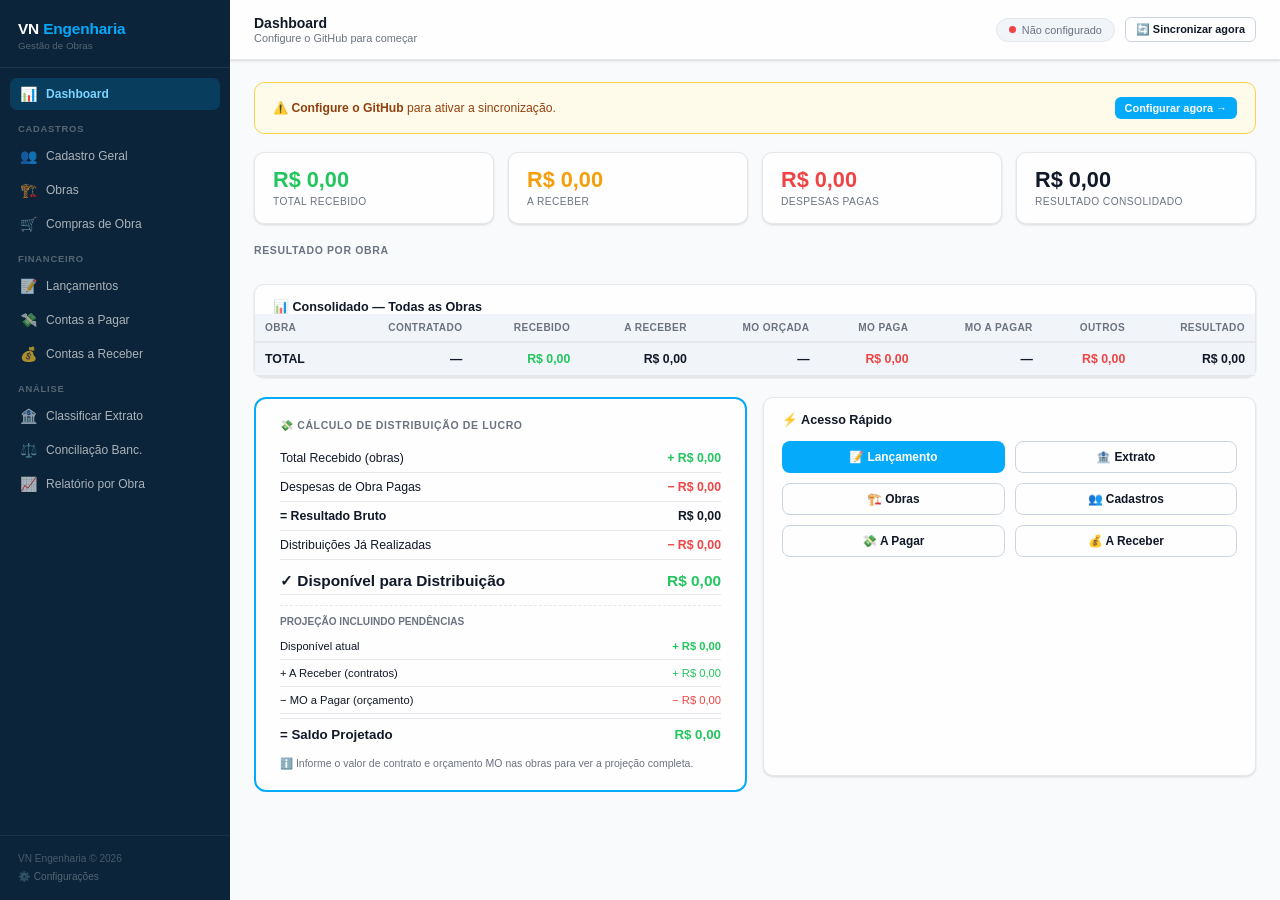
<file: index.html>
<!DOCTYPE html>
<html lang="pt-BR">
<head>
  <meta charset="UTF-8"/>
  <meta name="viewport" content="width=device-width, initial-scale=1.0"/>
  <title>VN Engenharia — Dashboard</title>
  <link rel="stylesheet" href="assets/core.css"/>
  <style>
    .obra-card {
      background: var(--branco); border-radius: 12px; border: 1px solid var(--cinza);
      padding: 18px 20px; display: flex; flex-direction: column; gap: 10px;
    }
    .obra-card-header { display: flex; justify-content: space-between; align-items: flex-start; }
    .obra-nome { font-size: .95rem; font-weight: 800; }
    .obra-cliente { font-size: .76rem; color: var(--texto-leve); }
    .obra-row { display: flex; justify-content: space-between; align-items: center; font-size: .83rem; padding: 4px 0; border-bottom: 1px solid var(--cinza); }
    .obra-row:last-child { border-bottom: none; }
    .obra-row-label { color: var(--texto-leve); }
    .obra-row-val { font-weight: 700; }
    .obra-resultado { margin-top: 4px; padding: 10px 14px; border-radius: 8px; font-size: 1rem; font-weight: 800; text-align: center; }
    .resultado-positivo { background: #d1fae5; color: #065f46; }
    .resultado-negativo { background: #fee2e2; color: #991b1b; }
    .resultado-zero     { background: var(--fundo2); color: var(--texto-leve); }
    .progress-bar { height: 6px; background: var(--cinza); border-radius: 4px; overflow: hidden; margin-top: 3px; }
    .progress-fill { height: 100%; border-radius: 4px; transition: width .4s; }
    .dist-panel { background: var(--branco); border: 2px solid var(--brand); border-radius: 12px; padding: 20px 24px; }
    .dist-row { display: flex; justify-content: space-between; align-items: center; padding: 7px 0; font-size: .88rem; border-bottom: 1px solid var(--cinza); }
    .dist-row:last-child { border-bottom: none; }
    .dist-total { font-size: 1.1rem; font-weight: 800; padding: 12px 0 4px; }
    .dist-sub { font-size: .75rem; color: var(--texto-leve); }
    .tag-positivo { background: #d1fae5; color: #065f46; padding: 2px 10px; border-radius: 999px; font-size: .78rem; font-weight: 700; }
    .tag-negativo { background: #fee2e2; color: #991b1b; padding: 2px 10px; border-radius: 999px; font-size: .78rem; font-weight: 700; }
    .consolidado-table { width: 100%; border-collapse: collapse; font-size: .83rem; }
    .consolidado-table th { padding: 8px 10px; background: var(--fundo2); font-weight: 700; font-size: .72rem; text-transform: uppercase; letter-spacing: .04em; color: var(--texto-leve); text-align: right; border-bottom: 2px solid var(--cinza); }
    .consolidado-table th:first-child { text-align: left; }
    .consolidado-table td { padding: 9px 10px; text-align: right; border-bottom: 1px solid var(--cinza); }
    .consolidado-table td:first-child { text-align: left; font-weight: 600; }
    .consolidado-table tr.total-row td { font-weight: 800; background: var(--fundo2); font-size: .88rem; }
  </style>
</head>
<body>
<div id="sidebar-placeholder"></div>
<div class="main">
  <div class="topbar">
    <div>
      <div class="topbar-titulo">Dashboard</div>
      <div class="topbar-sub" id="header-sub">Carregando...</div>
    </div>
    <div class="topbar-acoes">
      <div class="sync-pill">
        <div class="sync-dot amarelo" id="sync-dot"></div>
        <span id="sync-texto">Conectando</span>
      </div>
      <button class="btn btn-outline btn-sm no-print" onclick="init()" title="Buscar a versão mais recente do GitHub agora">🔄 Sincronizar agora</button>
    </div>
  </div>
  <div class="page">

    <div id="alert-setup" style="display:none;background:#fffbeb;border:1px solid #fcd34d;border-radius:10px;padding:14px 18px;margin-bottom:18px;align-items:center;justify-content:space-between;gap:12px;flex-wrap:wrap;">
      <p style="font-size:0.87rem;color:#92400e;">⚠️ <strong>Configure o GitHub</strong> para ativar a sincronização.</p>
      <button class="btn btn-primary btn-sm" onclick="abrirConfig()">Configurar agora →</button>
    </div>

    <!-- KPIs GERAIS -->
    <div class="stats-grid" id="kpis-gerais">
      <div class="stat verde"><div class="valor" id="kpi-recebido">—</div><div class="rotulo">Total Recebido</div></div>
      <div class="stat amarelo"><div class="valor" id="kpi-a-receber">—</div><div class="rotulo">A Receber</div></div>
      <div class="stat vermelho"><div class="valor" id="kpi-despesas">—</div><div class="rotulo">Despesas Pagas</div></div>
      <div class="stat" id="kpi-resultado-card"><div class="valor" id="kpi-resultado">—</div><div class="rotulo">Resultado Consolidado</div></div>
    </div>

    <!-- RESULTADO POR OBRA -->
    <div style="margin:20px 0 8px;font-size:.75rem;font-weight:700;text-transform:uppercase;letter-spacing:.06em;color:var(--texto-leve);">Resultado por Obra</div>
    <div id="obras-grid" style="display:grid;grid-template-columns:repeat(auto-fill,minmax(260px,1fr));gap:14px;margin-bottom:20px;"></div>

    <!-- CONSOLIDADO (tabela) -->
    <div class="card" style="margin-bottom:20px;">
      <div class="card-header"><h2>📊 Consolidado — Todas as Obras</h2></div>
      <div class="card-body" style="padding:0;overflow-x:auto;">
        <table class="consolidado-table" id="tabela-consolidado">
          <thead>
            <tr>
              <th>Obra</th>
              <th>Contratado</th>
              <th>Recebido</th>
              <th>A Receber</th>
              <th>MO Orçada</th>
              <th>MO Paga</th>
              <th>MO a Pagar</th>
              <th>Outros</th>
              <th>Resultado</th>
            </tr>
          </thead>
          <tbody id="tbody-consolidado"></tbody>
        </table>
      </div>
    </div>

    <!-- DISTRIBUIÇÃO DE LUCRO -->
    <div style="display:grid;grid-template-columns:1fr 1fr;gap:16px;margin-bottom:20px;">
      <div class="dist-panel">
        <div style="font-size:.75rem;font-weight:700;text-transform:uppercase;letter-spacing:.06em;color:var(--texto-leve);margin-bottom:12px;">💸 Cálculo de Distribuição de Lucro</div>
        <div id="dist-calc"></div>
      </div>
      <div class="card">
        <div class="card-header"><h2>⚡ Acesso Rápido</h2></div>
        <div class="card-body" style="display:grid;grid-template-columns:1fr 1fr;gap:10px;">
          <a href="lancamentos/" class="btn btn-primary" style="justify-content:center;">📝 Lançamento</a>
          <a href="extrato/" class="btn btn-outline" style="justify-content:center;">🏦 Extrato</a>
          <a href="obras/" class="btn btn-outline" style="justify-content:center;">🏗️ Obras</a>
          <a href="cadastros/" class="btn btn-outline" style="justify-content:center;">👥 Cadastros</a>
          <a href="contas-pagar/" class="btn btn-outline" style="justify-content:center;">💸 A Pagar</a>
          <a href="contas-receber/" class="btn btn-outline" style="justify-content:center;">💰 A Receber</a>
        </div>
      </div>
    </div>

  </div>
</div>
<div class="toast-container" id="toasts"></div>
<script src="assets/core.js"></script>
<script>
document.getElementById('sidebar-placeholder').innerHTML = buildSidebar('dashboard');

async function init() {
  if (!configurado()) {
    document.getElementById('alert-setup').style.display = 'flex';
    setSyncStatus('vermelho', 'Não configurado');
    document.getElementById('header-sub').textContent = 'Configure o GitHub para começar';
    renderDash(carregarLocal('vne_obras')||[], carregarLocal('vne_lanc')||[]);
    return;
  }
  setSyncStatus('amarelo', 'Carregando...');
  try {
    const [ro, rl] = await Promise.all([carregarDados('data/obras.json'), carregarDados('data/lancamentos.json')]);
    salvarLocal('vne_obras', ro.lista);
    salvarLocal('vne_lanc',  rl.lista);
    renderDash(ro.lista, rl.lista);
    setSyncStatus('verde', 'Conectado');
    document.getElementById('header-sub').textContent = `${getConfig().owner}/${getConfig().repo}`;
  } catch(e) {
    setSyncStatus('vermelho', 'Erro');
    renderDash(carregarLocal('vne_obras')||[], carregarLocal('vne_lanc')||[]);
  }
}

function renderDash(obras, lanc) {
  // Filtrar reembolsos das métricas financeiras
  const lancFin = lanc.filter(l => l.tipo !== 'reembolso' && l.categoria !== 'reembolso');

  // Receitas pagas (excl. reembolso)
  const receitasPagas   = lancFin.filter(l => l.tipo==='receita' && l.status==='pago');
  const receitasPend    = lancFin.filter(l => l.tipo==='receita' && l.status==='pendente');
  // Despesas pagas de obra (excl. distribuições de lucro)
  const despesasObra    = lancFin.filter(l => l.tipo==='despesa' && l.status==='pago' && !l.socioId);
  const despesasPend    = lancFin.filter(l => l.tipo==='despesa' && l.status==='pendente' && !l.socioId);
  // Distribuições de lucro já pagas
  const distribuicoes   = lancFin.filter(l => l.tipo==='despesa' && l.status==='pago' && l.socioId);

  const totalRecebido   = receitasPagas.reduce((s,l)=>s+l.valor,0);
  const totalAReceber   = receitasPend.reduce((s,l)=>s+l.valor,0);
  const totalDespesas   = despesasObra.reduce((s,l)=>s+l.valor,0);
  const totalDist       = distribuicoes.reduce((s,l)=>s+l.valor,0);
  const totalAPagar     = despesasPend.reduce((s,l)=>s+l.valor,0);
  const resultadoBruto  = totalRecebido - totalDespesas;
  const resultadoLiq    = resultadoBruto - totalDist;

  // KPIs
  document.getElementById('kpi-recebido').textContent   = formatarMoeda(totalRecebido);
  document.getElementById('kpi-a-receber').textContent  = formatarMoeda(totalAReceber);
  document.getElementById('kpi-despesas').textContent   = formatarMoeda(totalDespesas + totalDist);

  const kpiCard = document.getElementById('kpi-resultado-card');
  document.getElementById('kpi-resultado').textContent  = formatarMoeda(resultadoLiq);
  kpiCard.className = 'stat ' + (resultadoLiq > 0 ? 'verde' : resultadoLiq < 0 ? 'vermelho' : 'cinza');

  // ── POR OBRA ──
  const obraMetrics = obras.map(o => {
    const rec  = receitasPagas.filter(l=>l.obraId===o.id).reduce((s,l)=>s+l.valor,0);
    const aRec = receitasPend.filter(l=>l.obraId===o.id).reduce((s,l)=>s+l.valor,0);
    const mo      = despesasObra.filter(l=>l.obraId===o.id&&l.categoria==='mao-de-obra').reduce((s,l)=>s+l.valor,0);
    const out     = despesasObra.filter(l=>l.obraId===o.id&&l.categoria!=='mao-de-obra').reduce((s,l)=>s+l.valor,0);
    const res     = rec - mo - out;
    const cont    = o.valorContrato    || 0;
    const moOrcada= o.valorMaoDeObra   || 0;
    const moSaldo = moOrcada > 0 ? Math.max(0, moOrcada - mo) : 0;
    const aRecContr = cont > 0 ? Math.max(0, cont - rec) : aRec;
    return { obra: o, rec, aRec: aRecContr, mo, out, res, cont, moOrcada, moSaldo };
  });

  document.getElementById('obras-grid').innerHTML = obraMetrics.map(m => {
    const { obra: o, rec, aRec, mo, out, res, cont, moOrcada, moSaldo } = m;
    const pct   = cont     > 0 ? Math.min(100, (rec/cont)*100)     : 0;
    const moPct = moOrcada > 0 ? Math.min(100, (mo/moOrcada)*100)  : 0;
    const resClass = res > 0 ? 'resultado-positivo' : res < 0 ? 'resultado-negativo' : 'resultado-zero';
    const moSaldoColor = moSaldo > 0 ? 'var(--amarelo)' : 'inherit';
    const moBarColor   = mo > moOrcada ? 'var(--vermelho)' : 'var(--brand)';
    return `<div class="obra-card">
      <div class="obra-card-header">
        <div>
          <div class="obra-nome">${esc(o.nome)}</div>
          <div class="obra-cliente">${esc(o.cliente||'')}</div>
        </div>
        <span class="badge ${o.status==='ativa'?'verde':'cinza'}">${o.status||'ativa'}</span>
      </div>
      ${cont > 0 ? `
        <div>
          <div style="display:flex;justify-content:space-between;font-size:.76rem;color:var(--texto-leve);">
            <span>Contratado: ${formatarMoeda(cont)}</span>
            <span>${pct.toFixed(0)}%</span>
          </div>
          <div class="progress-bar"><div class="progress-fill" style="width:${pct}%;background:var(--verde);"></div></div>
        </div>` : `<div style="font-size:.75rem;color:var(--texto-leve);font-style:italic;">Contrato: a informar — edite a obra</div>`}
      <div>
        <div class="obra-row">
          <span class="obra-row-label">💰 Recebido</span>
          <span class="obra-row-val" style="color:var(--verde);">${formatarMoeda(rec)}</span>
        </div>
        <div class="obra-row">
          <span class="obra-row-label">⏳ A Receber</span>
          <span class="obra-row-val">${formatarMoeda(aRec)}</span>
        </div>
        ${moOrcada > 0 ? `
        <div style="padding:4px 0 2px;">
          <div class="obra-row" style="border-bottom:none;padding-bottom:1px;">
            <span class="obra-row-label">🔨 MO — Orçamento</span>
            <span class="obra-row-val">${formatarMoeda(moOrcada)}</span>
          </div>
          <div class="obra-row" style="padding-left:10px;border-bottom:none;padding-top:1px;padding-bottom:1px;">
            <span class="obra-row-label" style="font-size:.78rem;">✓ Pago</span>
            <span class="obra-row-val" style="color:var(--vermelho);font-size:.82rem;">${formatarMoeda(mo)}</span>
          </div>
          <div class="progress-bar" style="height:4px;margin:1px 0 3px;">
            <div class="progress-fill" style="width:${moPct}%;background:${moBarColor};"></div>
          </div>
          <div class="obra-row" style="padding-left:10px;padding-top:1px;">
            <span class="obra-row-label" style="font-size:.78rem;">⏳ A Pagar</span>
            <span class="obra-row-val" style="color:${moSaldoColor};font-size:.82rem;">${formatarMoeda(moSaldo)}</span>
          </div>
        </div>` : `
        <div class="obra-row">
          <span class="obra-row-label">🔨 Mão de Obra Paga</span>
          <span class="obra-row-val" style="color:var(--vermelho);">${formatarMoeda(mo)}</span>
        </div>`}
        <div class="obra-row">
          <span class="obra-row-label">📦 Outros Custos</span>
          <span class="obra-row-val" style="color:var(--vermelho);">${formatarMoeda(out)}</span>
        </div>
      </div>
      <div class="obra-resultado ${resClass}">
        Resultado: ${formatarMoeda(res)}
      </div>
    </div>`;
  }).join('');

  // ── TABELA CONSOLIDADO ──
  const totRec    = obraMetrics.reduce((s,m)=>s+m.rec,0);
  const totAR     = obraMetrics.reduce((s,m)=>s+m.aRec,0);
  // Atualiza KPI "A Receber" com o valor baseado em contratos (mais preciso que lançamentos pendentes)
  document.getElementById('kpi-a-receber').textContent = formatarMoeda(totAR);
  const totMO     = obraMetrics.reduce((s,m)=>s+m.mo,0);
  const totMOOrc  = obraMetrics.reduce((s,m)=>s+m.moOrcada,0);
  const totMOSald = obraMetrics.reduce((s,m)=>s+m.moSaldo,0);
  const totOut    = obraMetrics.reduce((s,m)=>s+m.out,0);
  const totRes    = obraMetrics.reduce((s,m)=>s+m.res,0);
  const totCont   = obraMetrics.reduce((s,m)=>s+m.cont,0);

  const resColor = (v) => v > 0 ? 'var(--verde)' : v < 0 ? 'var(--vermelho)' : 'inherit';

  document.getElementById('tbody-consolidado').innerHTML = obraMetrics.map(m => {
    const { obra: o, rec, aRec, mo, out, res, cont, moOrcada, moSaldo } = m;
    return `<tr>
      <td>${esc(o.nome)}</td>
      <td>${cont>0 ? formatarMoeda(cont) : '<span style="color:var(--texto-leve)">—</span>'}</td>
      <td style="color:var(--verde);">${formatarMoeda(rec)}</td>
      <td>${formatarMoeda(aRec)}</td>
      <td>${moOrcada>0 ? formatarMoeda(moOrcada) : '<span style="color:var(--texto-leve)">—</span>'}</td>
      <td style="color:var(--vermelho);">${formatarMoeda(mo)}</td>
      <td style="color:${moSaldo>0?'var(--amarelo)':'inherit'};">${moOrcada>0 ? formatarMoeda(moSaldo) : '<span style="color:var(--texto-leve)">—</span>'}</td>
      <td style="color:var(--vermelho);">${formatarMoeda(out)}</td>
      <td style="color:${resColor(res)};font-weight:800;">${formatarMoeda(res)}</td>
    </tr>`;
  }).join('') + `<tr class="total-row">
    <td>TOTAL</td>
    <td>${totCont>0?formatarMoeda(totCont):'—'}</td>
    <td style="color:var(--verde);">${formatarMoeda(totRec)}</td>
    <td>${formatarMoeda(totAR)}</td>
    <td>${totMOOrc>0?formatarMoeda(totMOOrc):'—'}</td>
    <td style="color:var(--vermelho);">${formatarMoeda(totMO)}</td>
    <td style="color:${totMOSald>0?'var(--amarelo)':'inherit'};">${totMOOrc>0?formatarMoeda(totMOSald):'—'}</td>
    <td style="color:var(--vermelho);">${formatarMoeda(totOut)}</td>
    <td style="color:${resColor(totRes)};">${formatarMoeda(totRes)}</td>
  </tr>`;

  // ── DISTRIBUIÇÃO DISPONÍVEL ──
  const disponivel = resultadoBruto - totalDist;
  const projecao   = disponivel + totAR - totMOSald;
  const dispColor  = disponivel >= 0 ? 'var(--verde)' : 'var(--vermelho)';
  const projColor  = projecao   >= 0 ? 'var(--verde)' : 'var(--vermelho)';

  document.getElementById('dist-calc').innerHTML = `
    <div class="dist-row">
      <span>Total Recebido (obras)</span>
      <span style="color:var(--verde);font-weight:700;">+ ${formatarMoeda(totalRecebido)}</span>
    </div>
    <div class="dist-row">
      <span>Despesas de Obra Pagas</span>
      <span style="color:var(--vermelho);font-weight:700;">− ${formatarMoeda(totalDespesas)}</span>
    </div>
    <div class="dist-row" style="font-weight:700;">
      <span>= Resultado Bruto</span>
      <span style="color:${resColor(resultadoBruto)};">${formatarMoeda(resultadoBruto)}</span>
    </div>
    <div class="dist-row">
      <span>Distribuições Já Realizadas</span>
      <span style="color:var(--vermelho);font-weight:700;">− ${formatarMoeda(totalDist)}</span>
    </div>
    <div class="dist-row dist-total">
      <span>✓ Disponível para Distribuição</span>
      <span style="color:${dispColor};">${formatarMoeda(disponivel)}</span>
    </div>
    <div style="margin-top:10px;padding-top:10px;border-top:1px dashed var(--cinza);">
      <div style="font-size:.72rem;font-weight:700;text-transform:uppercase;color:var(--texto-leve);margin-bottom:6px;">Projeção incluindo pendências</div>
      <div class="dist-row" style="font-size:.8rem;">
        <span>Disponível atual</span>
        <span style="color:${dispColor};font-weight:700;">${disponivel >= 0 ? '+' : '−'} ${formatarMoeda(Math.abs(disponivel))}</span>
      </div>
      <div class="dist-row" style="font-size:.8rem;">
        <span>+ A Receber (contratos)</span>
        <span style="color:var(--verde);">+ ${formatarMoeda(totAR)}</span>
      </div>
      <div class="dist-row" style="font-size:.8rem;">
        <span>− MO a Pagar (orçamento)</span>
        <span style="color:var(--vermelho);">− ${formatarMoeda(totMOSald)}</span>
      </div>
      <div class="dist-row" style="font-weight:800;font-size:.95rem;border-top:1px solid var(--cinza);margin-top:4px;padding-top:8px;">
        <span>= Saldo Projetado</span>
        <span style="color:${projColor};">${formatarMoeda(projecao)}</span>
      </div>
    </div>
    ${totAR===0&&totMOSald===0?`<div class="dist-sub" style="margin-top:8px;">ℹ️ Informe o valor de contrato e orçamento MO nas obras para ver a projeção completa.</div>`:''}
  `;
}

init();
</script>
</body>
</html>
</file>
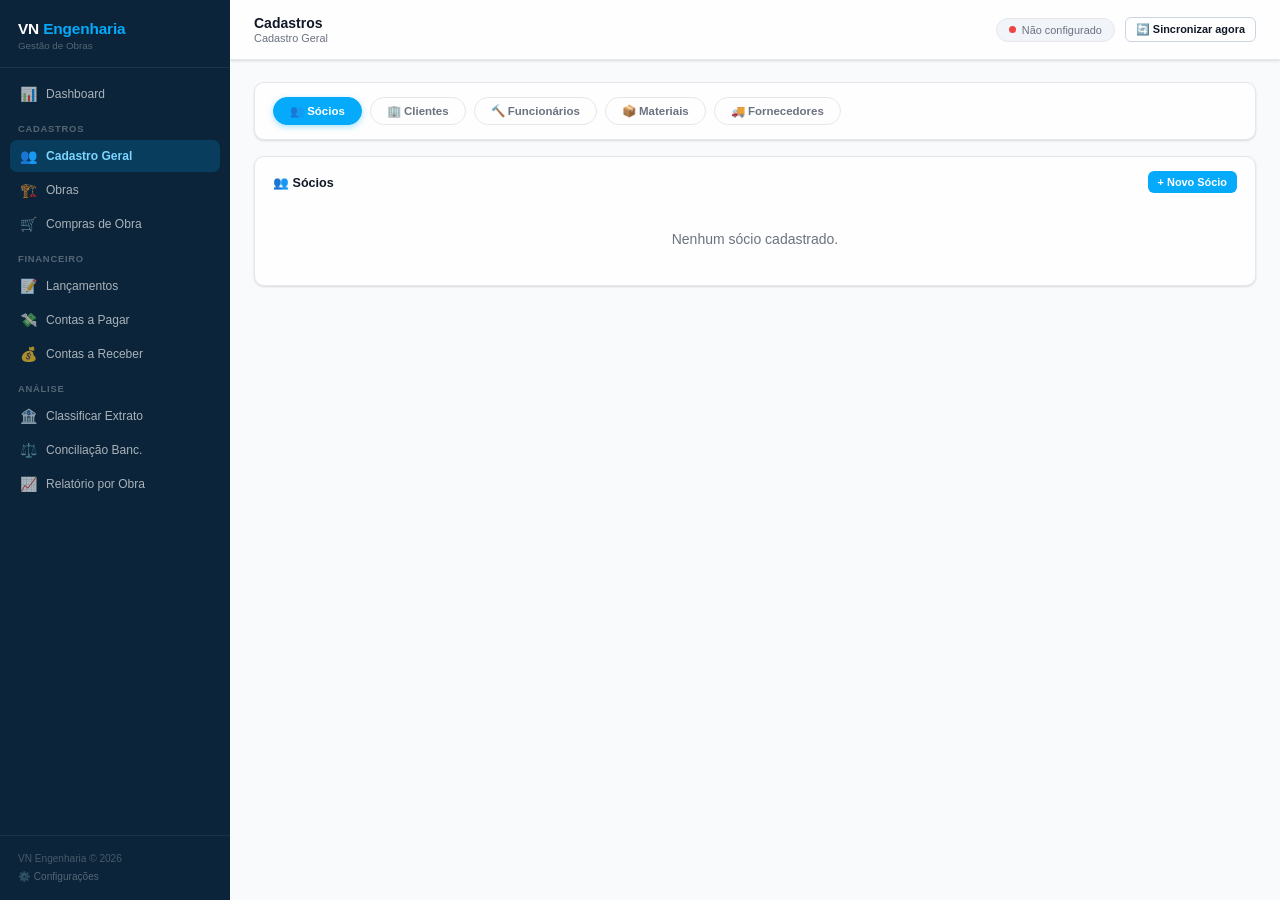
<file: cadastros/index.html>
<!DOCTYPE html>
<html lang="pt-BR">
<head>
  <meta charset="UTF-8"/>
  <meta name="viewport" content="width=device-width, initial-scale=1.0"/>
  <title>VN Engenharia — Cadastros</title>
  <link rel="stylesheet" href="../assets/core.css"/>
</head>
<body>
<div id="sidebar-placeholder"></div>
<div class="main">
  <div class="topbar">
    <div>
      <div class="topbar-titulo">Cadastros</div>
      <div class="topbar-sub">Cadastro Geral</div>
    </div>
    <div class="topbar-acoes">
      <div class="sync-pill">
        <div class="sync-dot amarelo" id="sync-dot"></div>
        <span id="sync-texto">Conectando</span>
      </div>
      <button class="btn btn-outline btn-sm no-print" onclick="init()" title="Buscar a versão mais recente do GitHub agora">🔄 Sincronizar agora</button>
    </div>
  </div>
  <div class="page">

    <div class="card" style="margin-bottom:16px;">
      <div class="card-body" style="display:flex;gap:8px;align-items:center;flex-wrap:wrap;">
        <button class="chip ativo" id="tab-socios"      onclick="setTab('socios')">👥 Sócios</button>
        <button class="chip"       id="tab-clientes"    onclick="setTab('clientes')">🏢 Clientes</button>
        <button class="chip"       id="tab-funcionarios" onclick="setTab('funcionarios')">🔨 Funcionários</button>
        <button class="chip"       id="tab-materiais"   onclick="setTab('materiais')">📦 Materiais</button>
        <button class="chip"       id="tab-fornecedores" onclick="setTab('fornecedores')">🚚 Fornecedores</button>
      </div>
    </div>

    <!-- ── SÓCIOS ── -->
    <div id="painel-socios">
      <div class="card">
        <div class="card-header">
          <h2>👥 Sócios</h2>
          <button class="btn btn-primary btn-sm" onclick="abrirModalSocio()">+ Novo Sócio</button>
        </div>
        <div class="card-body" id="lista-socios">
          <div style="text-align:center;padding:24px;color:var(--texto-leve);">Carregando...</div>
        </div>
      </div>
    </div>

    <!-- ── CLIENTES ── -->
    <div id="painel-clientes" style="display:none;">
      <div class="card">
        <div class="card-header">
          <h2>🏢 Clientes</h2>
          <button class="btn btn-primary btn-sm" onclick="abrirModalCliente()">+ Novo Cliente</button>
        </div>
        <div class="card-body" id="lista-clientes">
          <div style="text-align:center;padding:24px;color:var(--texto-leve);">Carregando...</div>
        </div>
      </div>
    </div>

    <!-- ── FUNCIONÁRIOS / PRESTADORES ── -->
    <div id="painel-funcionarios" style="display:none;">
      <div class="card">
        <div class="card-header">
          <h2>🔨 Funcionários & Prestadores</h2>
          <button class="btn btn-primary btn-sm" onclick="abrirModalPrestador()">+ Novo Funcionário</button>
        </div>
        <div class="card-body" id="lista-prestadores">
          <div style="text-align:center;padding:24px;color:var(--texto-leve);">Carregando...</div>
        </div>
      </div>
    </div>

    <!-- ── MATERIAIS (CATÁLOGO) ── -->
    <div id="painel-materiais" style="display:none;">
      <div class="card">
        <div class="card-header">
          <h2>📦 Materiais (Catálogo)</h2>
          <button class="btn btn-primary btn-sm" onclick="abrirModalMaterial()">+ Novo Material</button>
        </div>
        <div class="card-body">
          <p class="hint" style="margin-bottom:10px;">Cadastre aqui os materiais usados com frequência — no Cronograma, ao adicionar material a uma etapa, você poderá selecionar direto desse catálogo em vez de digitar.</p>
          <div id="lista-materiais">
            <div style="text-align:center;padding:24px;color:var(--texto-leve);">Carregando...</div>
          </div>
        </div>
      </div>
    </div>

    <!-- ── FORNECEDORES ── -->
    <div id="painel-fornecedores" style="display:none;">
      <div class="card">
        <div class="card-header">
          <h2>🚚 Fornecedores</h2>
          <button class="btn btn-primary btn-sm" onclick="abrirModalFornecedor()">+ Novo Fornecedor</button>
        </div>
        <div class="card-body">
          <p class="hint" style="margin-bottom:10px;">Cadastre aqui os fornecedores — ao gerar um Pedido de Compra em Compras, você poderá selecionar direto desse catálogo em vez de digitar.</p>
          <div id="lista-fornecedores">
            <div style="text-align:center;padding:24px;color:var(--texto-leve);">Carregando...</div>
          </div>
        </div>
      </div>
    </div>

  </div>
</div>

<!-- MODAL SÓCIO -->
<div class="overlay" id="modal-socio">
  <div class="modal" style="max-width:420px;">
    <div class="modal-header">
      <h2 id="msoc-titulo">Novo Sócio</h2>
      <button class="btn-fechar" onclick="fecharModal('modal-socio')">✕</button>
    </div>
    <div class="modal-body">
      <input type="hidden" id="msoc-id"/>
      <div class="form-campo"><label>Nome *</label><input id="msoc-nome" type="text" placeholder="Nome completo"/></div>
      <div class="form-campo"><label>CPF</label><input id="msoc-cpf" type="text" placeholder="000.000.000-00"/></div>
      <div class="form-campo"><label>Participação (%)</label><input id="msoc-pct" type="number" min="0" max="100" step="1" value="50" placeholder="50"/></div>
      <div class="form-campo"><label>Observações</label><textarea id="msoc-obs" rows="2"></textarea></div>
    </div>
    <div class="modal-footer">
      <button class="btn btn-outline" onclick="fecharModal('modal-socio')">Cancelar</button>
      <button class="btn btn-primary" onclick="salvarSocio()">✓ Salvar</button>
    </div>
  </div>
</div>

<!-- MODAL PRESTADOR -->
<div class="overlay" id="modal-prestador">
  <div class="modal" style="max-width:420px;">
    <div class="modal-header">
      <h2 id="mprest-titulo">Novo Prestador</h2>
      <button class="btn-fechar" onclick="fecharModal('modal-prestador')">✕</button>
    </div>
    <div class="modal-body">
      <input type="hidden" id="mprest-id"/>
      <div class="form-campo"><label>Nome *</label><input id="mprest-nome" type="text" placeholder="Nome completo"/></div>
      <div class="form-campo"><label>CPF / CNPJ</label><input id="mprest-doc" type="text" placeholder="000.000.000-00"/></div>
      <div class="form-campo"><label>Função / Serviço</label><input id="mprest-funcao" type="text" placeholder="Ex: Pedreiro, Eletricista, Pintor..."/></div>
      <div class="form-campo"><label>Telefone</label><input id="mprest-tel" type="text" placeholder="(00) 00000-0000"/></div>
      <div class="form-campo"><label>Chave PIX</label><input id="mprest-pix" type="text" placeholder="CPF, e-mail, telefone ou chave aleatória"/></div>
      <div class="form-campo"><label>Observações</label><textarea id="mprest-obs" rows="2"></textarea></div>
    </div>
    <div class="modal-footer">
      <button class="btn btn-outline" onclick="fecharModal('modal-prestador')">Cancelar</button>
      <button class="btn btn-primary" onclick="salvarPrestador()">✓ Salvar</button>
    </div>
  </div>
</div>

<!-- MODAL CLIENTE -->
<div class="overlay" id="modal-cliente">
  <div class="modal" style="max-width:460px;">
    <div class="modal-header">
      <h2 id="mcli-titulo">Novo Cliente</h2>
      <button class="btn-fechar" onclick="fecharModal('modal-cliente')">✕</button>
    </div>
    <div class="modal-body">
      <input type="hidden" id="mcli-id"/>
      <div class="form-campo"><label>Razão Social / Nome *</label><input id="mcli-nome" type="text" placeholder="Ex: Empresa Exemplo LTDA"/></div>
      <div class="form-campo">
        <label>CNPJ / CPF</label>
        <div style="display:flex;gap:8px;align-items:center;">
          <input id="mcli-cnpj" type="text" placeholder="00.000.000/0001-00" style="flex:1;"/>
          <button class="btn btn-outline btn-sm" onclick="buscarCNPJ()" title="Buscar dados pelo CNPJ">🔍 Buscar</button>
        </div>
        <span class="hint">Informe o CNPJ e clique em Buscar para preencher automaticamente.</span>
      </div>
      <div class="form-campo"><label>Contato (nome)</label><input id="mcli-contato" type="text"/></div>
      <div class="form-campo"><label>E-mail</label><input id="mcli-email" type="email"/></div>
      <div class="form-campo"><label>Telefone</label><input id="mcli-tel" type="text"/></div>
      <div class="form-campo"><label>Observações</label><textarea id="mcli-obs" rows="2"></textarea></div>
    </div>
    <div class="modal-footer">
      <button class="btn btn-outline" onclick="fecharModal('modal-cliente')">Cancelar</button>
      <button class="btn btn-primary" onclick="salvarCliente()">✓ Salvar</button>
    </div>
  </div>
</div>

<!-- MODAL MATERIAL (CATÁLOGO) -->
<div class="overlay" id="modal-material">
  <div class="modal" style="max-width:420px;">
    <div class="modal-header">
      <h2 id="mmat-titulo">Novo Material</h2>
      <button class="btn-fechar" onclick="fecharModal('modal-material')">✕</button>
    </div>
    <div class="modal-body">
      <input type="hidden" id="mmat-id"/>
      <div class="form-campo"><label>Nome *</label><input id="mmat-nome" type="text" placeholder="Ex: Cimento CP-II"/></div>
      <div style="display:grid;grid-template-columns:1fr 1fr;gap:12px;">
        <div class="form-campo"><label>Unidade padrão</label><input id="mmat-unid" type="text" placeholder="sc, m³, un..."/></div>
        <div class="form-campo"><label>Categoria</label><input id="mmat-cat" type="text" placeholder="Ex: Estrutura, Elétrico..."/></div>
      </div>
      <div class="form-campo"><label>Valor de Referência (R$)</label><input id="mmat-valor" type="number" min="0" step="0.01" placeholder="0,00"/></div>
      <div class="form-campo"><label>Observações</label><textarea id="mmat-obs" rows="2"></textarea></div>
    </div>
    <div class="modal-footer">
      <button class="btn btn-outline" onclick="fecharModal('modal-material')">Cancelar</button>
      <button class="btn btn-primary" onclick="salvarMaterial()">✓ Salvar</button>
    </div>
  </div>
</div>

<!-- MODAL FORNECEDOR -->
<div class="overlay" id="modal-fornecedor">
  <div class="modal" style="max-width:460px;">
    <div class="modal-header">
      <h2 id="mforn-titulo">Novo Fornecedor</h2>
      <button class="btn-fechar" onclick="fecharModal('modal-fornecedor')">✕</button>
    </div>
    <div class="modal-body">
      <input type="hidden" id="mforn-id"/>
      <div class="form-campo"><label>Razão Social / Nome *</label><input id="mforn-nome" type="text" placeholder="Ex: Depósito São José Materiais LTDA"/></div>
      <div class="form-campo">
        <label>CNPJ / CPF</label>
        <div style="display:flex;gap:8px;align-items:center;">
          <input id="mforn-cnpj" type="text" placeholder="00.000.000/0001-00" style="flex:1;"/>
          <button class="btn btn-outline btn-sm" onclick="buscarCNPJGenerico('mforn')" title="Buscar dados pelo CNPJ">🔍 Buscar</button>
        </div>
      </div>
      <div class="form-campo"><label>Categoria / O que fornece</label><input id="mforn-cat" type="text" placeholder="Ex: Cimento e Argamassa, Elétrico, Madeira..."/></div>
      <div class="form-campo"><label>Contato (nome)</label><input id="mforn-contato" type="text"/></div>
      <div style="display:grid;grid-template-columns:1fr 1fr;gap:12px;">
        <div class="form-campo"><label>Telefone</label><input id="mforn-tel" type="text" placeholder="(00) 00000-0000"/></div>
        <div class="form-campo"><label>E-mail</label><input id="mforn-email" type="email"/></div>
      </div>
      <div class="form-campo"><label>Observações</label><textarea id="mforn-obs" rows="2"></textarea></div>
    </div>
    <div class="modal-footer">
      <button class="btn btn-outline" onclick="fecharModal('modal-fornecedor')">Cancelar</button>
      <button class="btn btn-primary" onclick="salvarFornecedor()">✓ Salvar</button>
    </div>
  </div>
</div>

<div class="toast-container" id="toasts"></div>
<script src="../assets/core.js"></script>
<script>
document.getElementById('sidebar-placeholder').innerHTML = buildSidebar('cadastros');

let socios      = []; let shaS = null;
let clientes    = []; let shaC = null;
let prestadores = []; let shaP = null;
let materiaisCat = []; let shaM = null;
let fornecedores = []; let shaF = null;
let tab = 'socios';

function setTab(t) {
  tab = t;
  document.querySelectorAll('.chip').forEach(c => c.classList.remove('ativo'));
  document.getElementById('tab-'+t).classList.add('ativo');
  ['socios','clientes','funcionarios','materiais','fornecedores'].forEach(p => {
    document.getElementById('painel-'+p).style.display = (p===t) ? '' : 'none';
  });
}

async function init() {
  socios      = carregarLocal('vne_socios')      || [];
  clientes    = carregarLocal('vne_clientes')    || [];
  prestadores = carregarLocal('vne_prestadores') || [];
  materiaisCat= carregarLocal('vne_materiais_catalogo') || [];
  fornecedores= carregarLocal('vne_fornecedores') || [];
  renderSocios(); renderClientes(); renderPrestadores(); renderMateriais(); renderFornecedores();

  if (!configurado()) { setSyncStatus('vermelho','Não configurado'); return; }
  setSyncStatus('amarelo','Carregando...');
  try {
    const [rS, rC, rP, rM, rF] = await Promise.all([
      carregarDados('data/socios.json'),
      carregarDados('data/clientes.json'),
      carregarDados('data/prestadores.json'),
      carregarDados('data/materiais_catalogo.json'),
      carregarDados('data/fornecedores.json'),
    ]);
    socios      = rS.lista; shaS = rS.sha;
    clientes    = rC.lista; shaC = rC.sha;
    prestadores = rP.lista; shaP = rP.sha;
    materiaisCat= rM.lista; shaM = rM.sha;
    fornecedores= rF.lista; shaF = rF.sha;
    salvarLocal('vne_socios',      socios);
    salvarLocal('vne_clientes',    clientes);
    salvarLocal('vne_prestadores', prestadores);
    salvarLocal('vne_materiais_catalogo', materiaisCat);
    salvarLocal('vne_fornecedores', fornecedores);
    renderSocios(); renderClientes(); renderPrestadores(); renderMateriais(); renderFornecedores();
    setSyncStatus('verde','Conectado');
  } catch(e) { setSyncStatus('vermelho','Erro'); }
}

// ── RENDER SÓCIOS ──
function renderSocios() {
  const cont = document.getElementById('lista-socios');
  if (!socios.length) { cont.innerHTML = `<div style="text-align:center;padding:24px;color:var(--texto-leve);">Nenhum sócio cadastrado.</div>`; return; }
  cont.innerHTML = socios.map(s => `
    <div style="display:flex;justify-content:space-between;align-items:center;padding:12px 0;border-bottom:1px solid var(--cinza);">
      <div>
        <div style="font-weight:700;">${esc(s.nome)}</div>
        <div style="font-size:.8rem;color:var(--texto-leve);">
          ${s.cpf ? `CPF: ${esc(s.cpf)} · ` : ''}${s.percentual != null ? `${s.percentual}% de participação` : ''}
        </div>
      </div>
      <div style="display:flex;gap:6px;">
        <button class="btn btn-outline btn-sm" onclick='editarSocio("${s.id}")'>✏️</button>
        <button class="btn btn-outline btn-sm" style="color:var(--vermelho);" onclick='excluirSocio("${s.id}")'>🗑</button>
      </div>
    </div>`).join('');
}

// ── RENDER CLIENTES ──
function renderClientes() {
  const cont = document.getElementById('lista-clientes');
  if (!clientes.length) { cont.innerHTML = `<div style="text-align:center;padding:24px;color:var(--texto-leve);">Nenhum cliente cadastrado.</div>`; return; }
  cont.innerHTML = clientes.map(c => `
    <div style="display:flex;justify-content:space-between;align-items:center;padding:12px 0;border-bottom:1px solid var(--cinza);">
      <div>
        <div style="font-weight:700;">${esc(c.nome)}</div>
        <div style="font-size:.8rem;color:var(--texto-leve);">
          ${c.cnpj ? `CNPJ: ${esc(c.cnpj)}` : ''}${c.contato ? ` · ${esc(c.contato)}` : ''}
          ${c.telefone ? ` · ${esc(c.telefone)}` : ''}
        </div>
      </div>
      <div style="display:flex;gap:6px;">
        <button class="btn btn-outline btn-sm" onclick='editarCliente("${c.id}")'>✏️</button>
        <button class="btn btn-outline btn-sm" style="color:var(--vermelho);" onclick='excluirCliente("${c.id}")'>🗑</button>
      </div>
    </div>`).join('');
}

// ── MODAIS ──
function fecharModal(id) { document.getElementById(id).classList.remove('aberto'); }

function abrirModalSocio(s) {
  document.getElementById('msoc-titulo').textContent = s ? 'Editar Sócio' : 'Novo Sócio';
  document.getElementById('msoc-id').value    = s?.id    || '';
  document.getElementById('msoc-nome').value  = s?.nome  || '';
  document.getElementById('msoc-cpf').value   = s?.cpf   || '';
  document.getElementById('msoc-pct').value   = s?.percentual ?? 50;
  document.getElementById('msoc-obs').value   = s?.obs   || '';
  document.getElementById('modal-socio').classList.add('aberto');
}

function editarSocio(id) { abrirModalSocio(socios.find(x=>x.id===id)); }

async function salvarSocio() {
  const nome = document.getElementById('msoc-nome').value.trim();
  if (!nome) { toast('Informe o nome.','aviso'); return; }
  const id = document.getElementById('msoc-id').value || uid();
  const obj = { id, nome, cpf: document.getElementById('msoc-cpf').value.trim(),
    percentual: parseFloat(document.getElementById('msoc-pct').value)||0,
    obs: document.getElementById('msoc-obs').value.trim(), criadoEm: hoje() };
  socios = socios.filter(x=>x.id!==id); socios.push(obj);
  salvarLocal('vne_socios', socios); renderSocios(); fecharModal('modal-socio');
  toast('Sócio salvo!','sucesso');
  if (configurado()) try { shaS = await salvarDados('data/socios.json', socios, shaS, `Sócio: ${nome}`); } catch(e) { toast('Erro sync','aviso'); }
}

async function excluirSocio(id) {
  if (!confirm('Excluir sócio?')) return;
  socios = socios.filter(x=>x.id!==id);
  salvarLocal('vne_socios', socios); renderSocios();
  if (configurado()) try { shaS = await salvarDados('data/socios.json', socios, shaS, 'Excluir sócio'); } catch(e) {}
}

function abrirModalCliente(c) {
  document.getElementById('mcli-titulo').textContent  = c ? 'Editar Cliente' : 'Novo Cliente';
  document.getElementById('mcli-id').value     = c?.id      || '';
  document.getElementById('mcli-nome').value   = c?.nome    || '';
  document.getElementById('mcli-cnpj').value   = c?.cnpj    || '';
  document.getElementById('mcli-contato').value= c?.contato || '';
  document.getElementById('mcli-email').value  = c?.email   || '';
  document.getElementById('mcli-tel').value    = c?.telefone|| '';
  document.getElementById('mcli-obs').value    = c?.obs     || '';
  document.getElementById('modal-cliente').classList.add('aberto');
}

function editarCliente(id) { abrirModalCliente(clientes.find(x=>x.id===id)); }

async function buscarCNPJ() { return buscarCNPJGenerico('mcli'); }

async function buscarCNPJGenerico(prefixo) {
  const cnpj = document.getElementById(`${prefixo}-cnpj`).value.replace(/\D/g,'');
  if (cnpj.length !== 14) { toast('CNPJ inválido (14 dígitos).','aviso'); return; }
  toast('Buscando...','');
  try {
    const r = await fetch(`https://brasilapi.com.br/api/cnpj/v1/${cnpj}`);
    if (!r.ok) throw new Error('Não encontrado');
    const d = await r.json();
    document.getElementById(`${prefixo}-nome`).value = d.razao_social || '';
    const campoEmail = document.getElementById(`${prefixo}-email`);
    if (campoEmail) campoEmail.value = d.email || '';
    document.getElementById(`${prefixo}-tel`).value = d.ddd_telefone_1 ? `(${d.ddd_telefone_1}) ${d.telefone_1||''}` : '';
    document.getElementById(`${prefixo}-cnpj`).value = cnpj.replace(/(\d{2})(\d{3})(\d{3})(\d{4})(\d{2})/,'$1.$2.$3/$4-$5');
    toast('Dados preenchidos!','sucesso');
  } catch(e) { toast('CNPJ não encontrado na Receita Federal.','aviso'); }
}

async function salvarCliente() {
  const nome = document.getElementById('mcli-nome').value.trim();
  if (!nome) { toast('Informe o nome.','aviso'); return; }
  const id = document.getElementById('mcli-id').value || uid();
  const obj = { id, nome, cnpj: document.getElementById('mcli-cnpj').value.trim(),
    contato: document.getElementById('mcli-contato').value.trim(),
    email:   document.getElementById('mcli-email').value.trim(),
    telefone:document.getElementById('mcli-tel').value.trim(),
    obs:     document.getElementById('mcli-obs').value.trim(), criadoEm: hoje() };
  clientes = clientes.filter(x=>x.id!==id); clientes.push(obj);
  salvarLocal('vne_clientes', clientes); renderClientes(); fecharModal('modal-cliente');
  toast('Cliente salvo!','sucesso');
  if (configurado()) try { shaC = await salvarDados('data/clientes.json', clientes, shaC, `Cliente: ${nome}`); } catch(e) { toast('Erro sync','aviso'); }
}

async function excluirCliente(id) {
  if (!confirm('Excluir cliente?')) return;
  clientes = clientes.filter(x=>x.id!==id);
  salvarLocal('vne_clientes', clientes); renderClientes();
  if (configurado()) try { shaC = await salvarDados('data/clientes.json', clientes, shaC, 'Excluir cliente'); } catch(e) {}
}

// ── RENDER PRESTADORES ──
function renderPrestadores() {
  const cont = document.getElementById('lista-prestadores');
  if (!prestadores.length) {
    cont.innerHTML = `<div style="text-align:center;padding:24px;color:var(--texto-leve);">Nenhum prestador cadastrado.</div>`;
    return;
  }
  cont.innerHTML = `<div style="display:grid;grid-template-columns:repeat(auto-fill,minmax(280px,1fr));gap:0;">` +
    prestadores.map(p => `
      <div style="display:flex;justify-content:space-between;align-items:center;padding:12px 8px;border-bottom:1px solid var(--cinza);">
        <div>
          <div style="font-weight:700;">${esc(p.nome)}</div>
          <div style="font-size:.78rem;color:var(--texto-leve);">
            ${p.funcao ? `${esc(p.funcao)}` : ''}
            ${p.doc ? ` · ${esc(p.doc)}` : ''}
            ${p.pix ? ` · PIX: ${esc(p.pix)}` : ''}
          </div>
        </div>
        <div style="display:flex;gap:6px;flex-shrink:0;">
          <button class="btn btn-outline btn-sm" onclick='editarPrestador("${p.id}")'>✏️</button>
          <button class="btn btn-outline btn-sm" style="color:var(--vermelho);" onclick='excluirPrestador("${p.id}")'>🗑</button>
        </div>
      </div>`).join('') + `</div>`;
}

function abrirModalPrestador(p) {
  document.getElementById('mprest-titulo').textContent = p ? 'Editar Prestador' : 'Novo Prestador';
  document.getElementById('mprest-id').value     = p?.id     || '';
  document.getElementById('mprest-nome').value   = p?.nome   || '';
  document.getElementById('mprest-doc').value    = p?.doc    || '';
  document.getElementById('mprest-funcao').value = p?.funcao || '';
  document.getElementById('mprest-tel').value    = p?.telefone || '';
  document.getElementById('mprest-pix').value    = p?.pix    || '';
  document.getElementById('mprest-obs').value    = p?.obs    || '';
  document.getElementById('modal-prestador').classList.add('aberto');
}

function editarPrestador(id) { abrirModalPrestador(prestadores.find(x=>x.id===id)); }

async function salvarPrestador() {
  const nome = document.getElementById('mprest-nome').value.trim();
  if (!nome) { toast('Informe o nome.','aviso'); return; }
  const id = document.getElementById('mprest-id').value || uid();
  const obj = {
    id, nome,
    doc:      document.getElementById('mprest-doc').value.trim(),
    funcao:   document.getElementById('mprest-funcao').value.trim(),
    telefone: document.getElementById('mprest-tel').value.trim(),
    pix:      document.getElementById('mprest-pix').value.trim(),
    obs:      document.getElementById('mprest-obs').value.trim(),
    criadoEm: hoje(),
  };
  prestadores = prestadores.filter(x=>x.id!==id); prestadores.push(obj);
  salvarLocal('vne_prestadores', prestadores); renderPrestadores(); fecharModal('modal-prestador');
  toast('Prestador salvo!','sucesso');
  if (configurado()) try { shaP = await salvarDados('data/prestadores.json', prestadores, shaP, `Prestador: ${nome}`); } catch(e) { toast('Erro sync','aviso'); }
}

async function excluirPrestador(id) {
  if (!confirm('Excluir prestador?')) return;
  prestadores = prestadores.filter(x=>x.id!==id);
  salvarLocal('vne_prestadores', prestadores); renderPrestadores();
  if (configurado()) try { shaP = await salvarDados('data/prestadores.json', prestadores, shaP, 'Excluir prestador'); } catch(e) {}
}

// ── RENDER MATERIAIS (CATÁLOGO) ──
function renderMateriais() {
  const cont = document.getElementById('lista-materiais');
  if (!materiaisCat.length) {
    cont.innerHTML = `<div style="text-align:center;padding:24px;color:var(--texto-leve);">Nenhum material cadastrado.</div>`;
    return;
  }
  cont.innerHTML = `<div style="display:grid;grid-template-columns:repeat(auto-fill,minmax(280px,1fr));gap:0;">` +
    materiaisCat.map(m => `
      <div style="display:flex;justify-content:space-between;align-items:center;padding:12px 8px;border-bottom:1px solid var(--cinza);">
        <div>
          <div style="font-weight:700;">${esc(m.nome)}</div>
          <div style="font-size:.78rem;color:var(--texto-leve);">
            ${m.unidade ? `Un.: ${esc(m.unidade)}` : ''}
            ${m.categoria ? ` · ${esc(m.categoria)}` : ''}
            ${m.valorReferencia ? ` · ${formatarMoeda(m.valorReferencia)}` : ''}
          </div>
        </div>
        <div style="display:flex;gap:6px;flex-shrink:0;">
          <button class="btn btn-outline btn-sm" onclick='editarMaterial("${m.id}")'>✏️</button>
          <button class="btn btn-outline btn-sm" style="color:var(--vermelho);" onclick='excluirMaterial("${m.id}")'>🗑</button>
        </div>
      </div>`).join('') + `</div>`;
}

function abrirModalMaterial(m) {
  document.getElementById('mmat-titulo').textContent = m ? 'Editar Material' : 'Novo Material';
  document.getElementById('mmat-id').value    = m?.id              || '';
  document.getElementById('mmat-nome').value  = m?.nome            || '';
  document.getElementById('mmat-unid').value  = m?.unidade         || '';
  document.getElementById('mmat-cat').value   = m?.categoria       || '';
  document.getElementById('mmat-valor').value = m?.valorReferencia || '';
  document.getElementById('mmat-obs').value   = m?.obs             || '';
  document.getElementById('modal-material').classList.add('aberto');
}

function editarMaterial(id) { abrirModalMaterial(materiaisCat.find(x=>x.id===id)); }

async function salvarMaterial() {
  const nome = document.getElementById('mmat-nome').value.trim();
  if (!nome) { toast('Informe o nome.','aviso'); return; }
  const id = document.getElementById('mmat-id').value || uid();
  const obj = {
    id, nome,
    unidade:         document.getElementById('mmat-unid').value.trim(),
    categoria:       document.getElementById('mmat-cat').value.trim(),
    valorReferencia: parseFloat(document.getElementById('mmat-valor').value)||0,
    obs:             document.getElementById('mmat-obs').value.trim(),
    criadoEm: hoje(),
  };
  materiaisCat = materiaisCat.filter(x=>x.id!==id); materiaisCat.push(obj);
  salvarLocal('vne_materiais_catalogo', materiaisCat); renderMateriais(); fecharModal('modal-material');
  toast('Material salvo!','sucesso');
  if (configurado()) try { shaM = await salvarDados('data/materiais_catalogo.json', materiaisCat, shaM, `Material: ${nome}`); } catch(e) { toast('Erro sync','aviso'); }
}

async function excluirMaterial(id) {
  if (!confirm('Excluir material do catálogo?')) return;
  materiaisCat = materiaisCat.filter(x=>x.id!==id);
  salvarLocal('vne_materiais_catalogo', materiaisCat); renderMateriais();
  if (configurado()) try { shaM = await salvarDados('data/materiais_catalogo.json', materiaisCat, shaM, 'Excluir material'); } catch(e) {}
}

// ── RENDER FORNECEDORES ──
function renderFornecedores() {
  const cont = document.getElementById('lista-fornecedores');
  if (!fornecedores.length) {
    cont.innerHTML = `<div style="text-align:center;padding:24px;color:var(--texto-leve);">Nenhum fornecedor cadastrado.</div>`;
    return;
  }
  cont.innerHTML = `<div style="display:grid;grid-template-columns:repeat(auto-fill,minmax(280px,1fr));gap:0;">` +
    fornecedores.map(f => `
      <div style="display:flex;justify-content:space-between;align-items:center;padding:12px 8px;border-bottom:1px solid var(--cinza);">
        <div>
          <div style="font-weight:700;">${esc(f.nome)}</div>
          <div style="font-size:.78rem;color:var(--texto-leve);">
            ${f.categoria ? `${esc(f.categoria)}` : ''}
            ${f.contato ? ` · ${esc(f.contato)}` : ''}
            ${f.telefone ? ` · ${esc(f.telefone)}` : ''}
          </div>
        </div>
        <div style="display:flex;gap:6px;flex-shrink:0;">
          <button class="btn btn-outline btn-sm" onclick='editarFornecedor("${f.id}")'>✏️</button>
          <button class="btn btn-outline btn-sm" style="color:var(--vermelho);" onclick='excluirFornecedor("${f.id}")'>🗑</button>
        </div>
      </div>`).join('') + `</div>`;
}

function abrirModalFornecedor(f) {
  document.getElementById('mforn-titulo').textContent = f ? 'Editar Fornecedor' : 'Novo Fornecedor';
  document.getElementById('mforn-id').value      = f?.id       || '';
  document.getElementById('mforn-nome').value    = f?.nome     || '';
  document.getElementById('mforn-cnpj').value    = f?.cnpj     || '';
  document.getElementById('mforn-cat').value     = f?.categoria|| '';
  document.getElementById('mforn-contato').value = f?.contato  || '';
  document.getElementById('mforn-tel').value     = f?.telefone || '';
  document.getElementById('mforn-email').value   = f?.email    || '';
  document.getElementById('mforn-obs').value     = f?.obs      || '';
  document.getElementById('modal-fornecedor').classList.add('aberto');
}

function editarFornecedor(id) { abrirModalFornecedor(fornecedores.find(x=>x.id===id)); }

async function salvarFornecedor() {
  const nome = document.getElementById('mforn-nome').value.trim();
  if (!nome) { toast('Informe o nome.','aviso'); return; }
  const id = document.getElementById('mforn-id').value || uid();
  const obj = {
    id, nome,
    cnpj:      document.getElementById('mforn-cnpj').value.trim(),
    categoria: document.getElementById('mforn-cat').value.trim(),
    contato:   document.getElementById('mforn-contato').value.trim(),
    telefone:  document.getElementById('mforn-tel').value.trim(),
    email:     document.getElementById('mforn-email').value.trim(),
    obs:       document.getElementById('mforn-obs').value.trim(),
    criadoEm: hoje(),
  };
  fornecedores = fornecedores.filter(x=>x.id!==id); fornecedores.push(obj);
  salvarLocal('vne_fornecedores', fornecedores); renderFornecedores(); fecharModal('modal-fornecedor');
  toast('Fornecedor salvo!','sucesso');
  if (configurado()) try { shaF = await salvarDados('data/fornecedores.json', fornecedores, shaF, `Fornecedor: ${nome}`); } catch(e) { toast('Erro sync','aviso'); }
}

async function excluirFornecedor(id) {
  if (!confirm('Excluir fornecedor?')) return;
  fornecedores = fornecedores.filter(x=>x.id!==id);
  salvarLocal('vne_fornecedores', fornecedores); renderFornecedores();
  if (configurado()) try { shaF = await salvarDados('data/fornecedores.json', fornecedores, shaF, 'Excluir fornecedor'); } catch(e) {}
}

document.querySelectorAll('.overlay').forEach(m => m.addEventListener('click', e => { if(e.target===m) m.classList.remove('aberto'); }));
init();
</script>
</body>
</html>
</file>
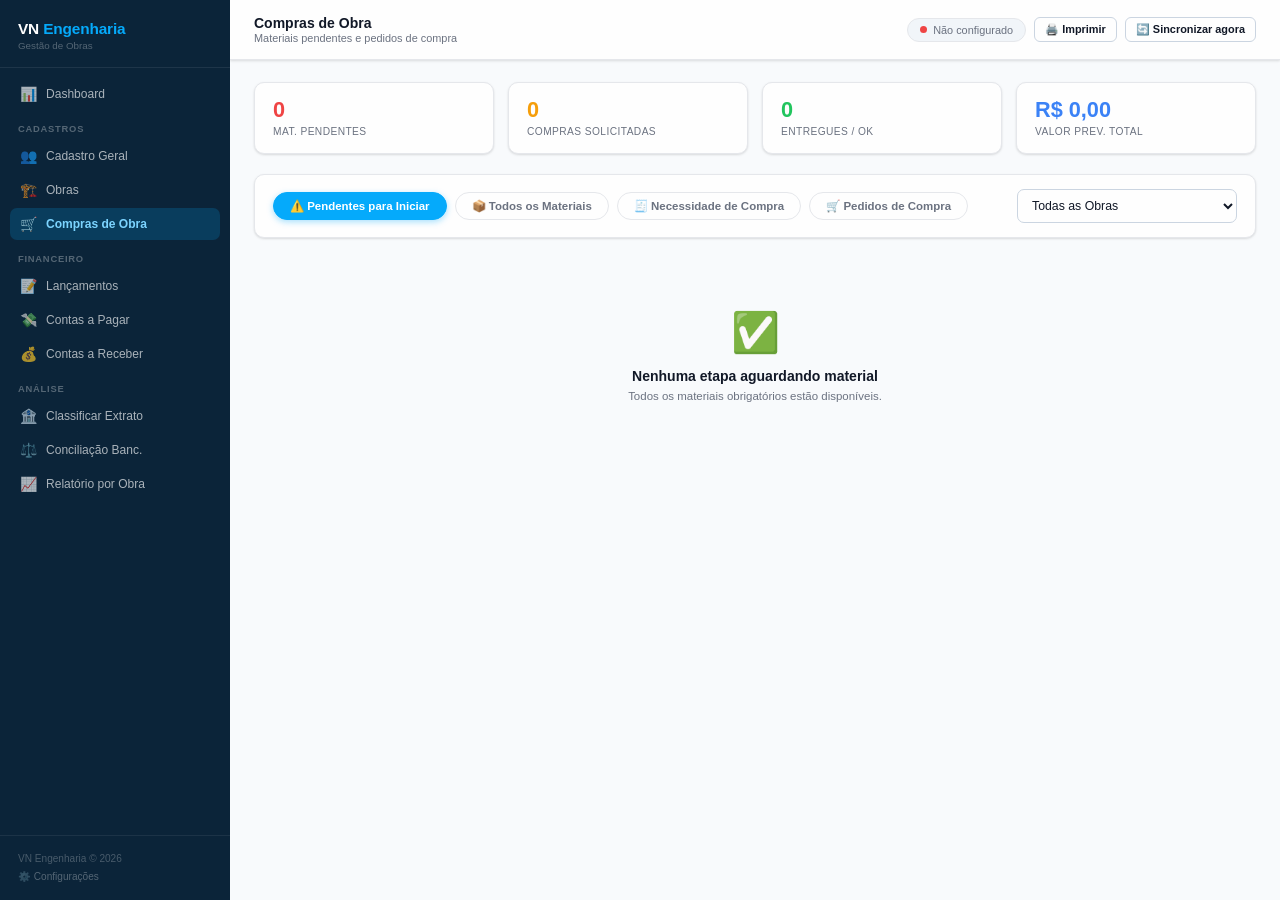
<file: compras/index.html>
<!DOCTYPE html>
<html lang="pt-BR">
<head>
  <meta charset="UTF-8"/>
  <meta name="viewport" content="width=device-width, initial-scale=1.0"/>
  <title>VN Engenharia — Compras de Obra</title>
  <link rel="stylesheet" href="../assets/core.css"/>
  <style>
    /* ── Obra card ── */
    .obra-card { background:var(--branco); border-radius:12px; box-shadow:0 1px 8px rgba(0,0,0,.07); margin-bottom:20px; overflow:hidden; border:1px solid var(--cinza); }
    .obra-header { background:var(--brand); color:#fff; padding:13px 20px; display:flex; align-items:center; gap:12px; }
    .obra-header-titulo { font-weight:800; font-size:.95rem; }
    .obra-header-sub { font-size:.78rem; opacity:.82; margin-top:1px; }
    .obra-header-badge { background:rgba(255,255,255,.22); border-radius:20px; padding:3px 10px; font-size:.74rem; font-weight:700; margin-left:auto; flex-shrink:0; }

    /* ── Etapa section ── */
    .etapa-section { padding:14px 18px 6px; border-top:1px solid var(--cinza); }
    .etapa-section:first-child { border-top:none; }
    .etapa-nome-row { display:flex; align-items:center; gap:10px; margin-bottom:10px; }
    .etapa-num { width:30px; height:30px; border-radius:50%; background:var(--fundo2); border:1px solid var(--cinza); display:flex; align-items:center; justify-content:center; font-weight:800; font-size:.78rem; color:var(--texto-leve); flex-shrink:0; }
    .etapa-nome-texto { font-weight:700; font-size:.88rem; }
    .etapa-resp { font-size:.73rem; color:var(--texto-leve); }

    /* ── Material card ── */
    .mat-card { display:flex; align-items:center; gap:12px; background:var(--fundo2); border:1px solid var(--cinza); border-radius:9px; padding:10px 14px; margin-bottom:7px; transition:box-shadow .15s, background .15s; }
    .mat-card:hover { background:var(--branco); box-shadow:0 2px 10px rgba(0,0,0,.08); }
    .mat-card-info { flex:1; min-width:0; }
    .mat-card-nome { font-weight:700; font-size:.84rem; white-space:nowrap; overflow:hidden; text-overflow:ellipsis; }
    .mat-card-sub  { font-size:.72rem; color:var(--texto-leve); margin-top:2px; }
    .mat-card-class { font-size:.68rem; background:var(--cinza); color:var(--texto-leve); border-radius:4px; padding:1px 6px; margin-left:6px; font-weight:600; }

    /* ── Progress ── */
    .prog-wrap { display:flex; flex-direction:column; gap:3px; min-width:110px; flex-shrink:0; }
    .prog-label { font-size:.69rem; color:var(--texto-leve); white-space:nowrap; }
    .prog-track { height:6px; background:var(--cinza); border-radius:3px; overflow:hidden; }
    .prog-fill  { height:100%; border-radius:3px; transition:width .4s; }

    /* ── Action buttons ── */
    .btn-pill { display:inline-flex; align-items:center; gap:5px; border-radius:20px; padding:6px 14px; font-size:.74rem; font-weight:700; cursor:pointer; border:1.5px solid; transition:all .18s; white-space:nowrap; line-height:1; }
    .btn-pill-green  { background:#f0fdf4; color:#16a34a; border-color:#86efac; }
    .btn-pill-green:hover  { background:#16a34a; color:#fff; border-color:#16a34a; }
    .btn-pill-orange { background:#fff7ed; color:#c2410c; border-color:#fdba74; }
    .btn-pill-orange:hover { background:#ea580c; color:#fff; border-color:#ea580c; }
    .btn-pill-done   { background:#f0fdf4; color:#16a34a; border-color:#86efac; cursor:default; opacity:.8; }
    .btns-acao { display:flex; gap:6px; flex-shrink:0; flex-wrap:wrap; justify-content:flex-end; }

    /* ── Status badge override ── */
    .st-pendente  { background:#fee2e2; color:#991b1b; border-radius:20px; padding:3px 10px; font-size:.71rem; font-weight:700; white-space:nowrap; }
    .st-comprado  { background:#fef3c7; color:#92400e; border-radius:20px; padding:3px 10px; font-size:.71rem; font-weight:700; white-space:nowrap; }
    .st-parcial   { background:#dbeafe; color:#1e40af; border-radius:20px; padding:3px 10px; font-size:.71rem; font-weight:700; white-space:nowrap; }
    .st-min_ok    { background:#d1fae5; color:#065f46; border-radius:20px; padding:3px 10px; font-size:.71rem; font-weight:700; white-space:nowrap; }
    .st-entregue  { background:#d1fae5; color:#065f46; border-radius:20px; padding:3px 10px; font-size:.71rem; font-weight:700; white-space:nowrap; }

    /* ── Empty state ── */
    .empty-state { text-align:center; padding:56px 24px; color:var(--texto-leve); }
    .empty-state .icon { font-size:2.8rem; margin-bottom:12px; }
    .empty-state .titulo { font-weight:700; font-size:1rem; color:var(--texto); margin-bottom:6px; }
    .empty-state .desc { font-size:.82rem; }

    @media print {
      .topbar, #sidebar-placeholder, .no-print { display:none !important; }
      .main { margin-left:0 !important; }
    }
  </style>
</head>
<body>
<div id="sidebar-placeholder"></div>
<div class="main">
  <div class="topbar">
    <div>
      <div class="topbar-titulo">Compras de Obra</div>
      <div class="topbar-sub" id="header-sub">Materiais pendentes e pedidos de compra</div>
    </div>
    <div class="topbar-acoes" style="display:flex;gap:8px;align-items:center;">
      <div class="sync-pill">
        <div class="sync-dot amarelo" id="sync-dot"></div>
        <span id="sync-texto">Conectando</span>
      </div>
      <button class="btn btn-outline btn-sm no-print" onclick="window.print()">🖨️ Imprimir</button>
      <button class="btn btn-outline btn-sm no-print" onclick="recarregar()" title="Buscar a versão mais recente do GitHub agora">🔄 Sincronizar agora</button>
    </div>
  </div>
  <div class="page">

    <div class="stats-grid">
      <div class="stat vermelho"><div class="valor" id="st-pend">0</div><div class="rotulo">Mat. Pendentes</div></div>
      <div class="stat amarelo"><div class="valor" id="st-sol">0</div><div class="rotulo">Compras Solicitadas</div></div>
      <div class="stat verde"><div class="valor" id="st-ok">0</div><div class="rotulo">Entregues / OK</div></div>
      <div class="stat azul"><div class="valor" id="st-val">R$ 0</div><div class="rotulo">Valor Prev. Total</div></div>
    </div>

    <div class="card" style="margin-bottom:16px;">
      <div class="card-body" style="display:flex;gap:8px;align-items:center;flex-wrap:wrap;">
        <button class="chip ativo" id="tab-pendentes" onclick="setTab('pendentes')">⚠️ Pendentes para Iniciar</button>
        <button class="chip" id="tab-todos"   onclick="setTab('todos')">📦 Todos os Materiais</button>
        <button class="chip" id="tab-necessidade" onclick="setTab('necessidade')">🧾 Necessidade de Compra</button>
        <button class="chip" id="tab-pedidos" onclick="setTab('pedidos')">🛒 Pedidos de Compra</button>
        <div style="flex:1;"></div>
        <button class="btn btn-outline btn-sm no-print" id="btn-exportar-mat-topo" style="display:none;" onclick="exportarNecessidadeObra(document.getElementById('filtro-obra').value)">📤 Exportar Material</button>
        <select id="filtro-obra" class="form-control" style="width:220px;" onchange="render()">
          <option value="">Todas as Obras</option>
        </select>
      </div>
    </div>

    <div id="conteudo"></div>
  </div>
</div>

<!-- ══ MODAL REGISTRAR ENTREGA ══ -->
<div class="overlay" id="modal-entrega">
  <div class="modal" style="max-width:480px;">
    <div class="modal-header">
      <h2>📥 Registrar Entrega</h2>
      <button class="btn-fechar" onclick="fecharEntrega()">✕</button>
    </div>
    <div class="modal-body" style="display:flex;flex-direction:column;gap:12px;padding:0 20px 4px;">
      <div style="background:var(--fundo2);padding:10px 14px;border-radius:8px;font-size:.84rem;line-height:1.5;" id="ent-info"></div>
      <div style="display:grid;grid-template-columns:1fr 1fr;gap:12px;">
        <div class="form-campo">
          <label>Qtd Entregue (total acumulado)</label>
          <input type="number" id="ent-qtd" min="0" step="0.01"/>
        </div>
        <div class="form-campo">
          <label>Qtd em Pedido (comprada)</label>
          <input type="number" id="ent-comp" min="0" step="0.01"/>
        </div>
      </div>
      <div class="form-campo"><label>Fornecedor</label><input type="text" id="ent-forn"/></div>
      <div class="form-campo"><label>Valor Comprado (R$)</label><input type="number" id="ent-valcomp" min="0" step="0.01"/></div>
      <div class="form-campo"><label>Observação (NF, data…)</label><input type="text" id="ent-obs" placeholder="Ex: NF 4532 – entregue 20/07"/></div>
    </div>
    <div class="modal-footer">
      <button class="btn btn-outline" onclick="fecharEntrega()">Cancelar</button>
      <button class="btn btn-success" onclick="confirmarEntrega()">✓ Salvar Entrega</button>
    </div>
  </div>
</div>

<!-- ══ MODAL PEDIDO DE COMPRA ══ -->
<div class="overlay" id="modal-pedido">
  <div class="modal" style="max-width:640px;max-height:92vh;overflow-y:auto;">
    <div class="modal-header">
      <h2>🛒 Novo Pedido de Compra</h2>
      <button class="btn-fechar" onclick="fecharModalPedido()">✕</button>
    </div>
    <div class="modal-body" style="display:flex;flex-direction:column;gap:12px;padding:0 20px 4px;">
      <div class="form-campo"><label>Fornecedor *</label><input type="text" id="ped-fornecedor" list="lista-catalogo-forn" placeholder="Nome do fornecedor" onchange="preencherPorFornecedor()"/><datalist id="lista-catalogo-forn"></datalist></div>
      <div style="display:grid;grid-template-columns:1fr 1fr;gap:12px;">
        <div class="form-campo"><label>Contato (telefone/e-mail)</label><input type="text" id="ped-contato" placeholder="Opcional"/></div>
        <div class="form-campo"><label>Prazo de Entrega Previsto</label><input type="date" id="ped-prazo"/></div>
      </div>
      <div class="form-campo"><label>Forma de Pagamento</label><input type="text" id="ped-pagamento" placeholder="Ex: 30 dias, à vista, PIX..."/></div>
      <div class="form-campo"><label>Condições / Observações</label><textarea id="ped-condicoes" rows="2" placeholder="Frete, garantia, condições gerais..."></textarea></div>
      <div class="form-campo">
        <label>Itens do Pedido</label>
        <div id="ped-itens" style="border:1px solid var(--cinza);border-radius:8px;overflow:hidden;"></div>
        <div style="text-align:right;font-weight:700;margin-top:6px;">Valor Total: <span id="ped-valor-total">R$ 0,00</span></div>
      </div>
    </div>
    <div class="modal-footer">
      <button class="btn btn-outline" onclick="fecharModalPedido()">Cancelar</button>
      <button class="btn btn-success" onclick="confirmarPedidoCompra()">✓ Gerar Pedido de Compra</button>
    </div>
  </div>
</div>

<div class="toast-container" id="toasts"></div>
<script src="../assets/core.js"></script>
<script>
document.getElementById('sidebar-placeholder').innerHTML = buildSidebar('compras');

const PATH_ET  = 'data/etapas.json';
const PATH_OB  = 'data/obras.json';
const PATH_PED = 'data/pedidos_compra.json';
const LS_ET   = 'vne_etapas';
const LS_OB   = 'vne_obras';
const LS_PED  = 'vne_pedidos_compra';

let etapas = [], obras = [], pedidosCompra = [], shaPed = null, tab = 'pendentes';
let entEtapaId = null, entMatId = null;
let selecaoNecessidade = new Set();
let itensPedidoAtual = [];

const PedStLbl = { aberto:'Aberto', parcial:'Parcial', recebido:'Recebido', cancelado:'Cancelado' };
const PedStCor = { aberto:'amarelo', parcial:'azul', recebido:'verde', cancelado:'cinza' };

const ClassLbl = {
  obrigatorio_iniciar: 'Obrig. Iniciar',
  obrigatorio_execucao: 'Obrig. Exec.',
  complementar: 'Complementar',
  opcional: 'Opcional'
};
const MatSLbl = { pendente:'Pendente', comprado:'Comprado', parcial:'Parcial', min_ok:'Mín OK', entregue:'Entregue' };

function matStatusCalc(m) {
  const prev = m.qtdPrevista || 0;
  const min  = m.qtdMinIniciar || prev;
  const ent  = m.qtdEntregue || 0;
  if (prev > 0 && ent >= prev) return 'entregue';
  if (min > 0  && ent >= min)  return 'min_ok';
  if (ent > 0)                 return 'parcial';
  if (m.pedidoCompra)          return 'comprado';
  return 'pendente';
}

// ── INIT ──
let catalogoForn = [];

async function init() {
  etapas = carregarLocal(LS_ET) || [];
  obras  = carregarLocal(LS_OB) || [];
  pedidosCompra = carregarLocal(LS_PED) || [];
  catalogoForn = carregarLocal('vne_fornecedores') || [];
  renderCatalogoFornDatalist();
  popularFiltroObra(); atualizarStats(); render();

  if (!configurado()) { setSyncStatus('vermelho','Não configurado'); return; }
  setSyncStatus('amarelo','Carregando...');
  try {
    const [rE, rO, rP, rF] = await Promise.all([carregarDados(PATH_ET), carregarDados(PATH_OB), carregarDados(PATH_PED), carregarDados('data/fornecedores.json')]);
    etapas = rE.lista; salvarLocal(LS_ET, etapas);
    obras  = rO.lista; salvarLocal(LS_OB, obras);
    pedidosCompra = rP.lista; shaPed = rP.sha; salvarLocal(LS_PED, pedidosCompra);
    catalogoForn = rF.lista; salvarLocal('vne_fornecedores', catalogoForn);
    renderCatalogoFornDatalist();
    popularFiltroObra(); atualizarStats(); render();
    setSyncStatus('verde','Conectado');
  } catch(err) { setSyncStatus('vermelho','Erro'); toast('Usando cache local.','aviso'); }
}

function renderCatalogoFornDatalist() {
  const dl = document.getElementById('lista-catalogo-forn');
  if (!dl) return;
  dl.innerHTML = catalogoForn.map(f => `<option value="${esc(f.nome)}"></option>`).join('');
}

function preencherPorFornecedor() {
  const nome = document.getElementById('ped-fornecedor').value.trim();
  const f = catalogoForn.find(x => x.nome.toLowerCase() === nome.toLowerCase());
  if (!f) return;
  const campoContato = document.getElementById('ped-contato');
  if (!campoContato.value) campoContato.value = [f.contato, f.telefone, f.email].filter(Boolean).join(' · ');
}

async function recarregar() { init(); }

const OBRA_PARAM = new URLSearchParams(location.search).get('obra');

function popularFiltroObra() {
  const sel = document.getElementById('filtro-obra');
  const val = sel.value || OBRA_PARAM || '';
  const ids = [...new Set(etapas.map(e => e.obraId))];
  sel.innerHTML = '<option value="">Todas as Obras</option>' +
    ids.map(id => {
      const o = obras.find(x => x.id === id);
      return `<option value="${id}" ${val===id?'selected':''}>${esc(o?o.nome:id)}</option>`;
    }).join('');
}

function atualizarStats() {
  const filt = document.getElementById('filtro-obra')?.value || '';
  const ets  = etapas.filter(e => !filt || e.obraId === filt);
  let pend=0, sol=0, ok=0, valor=0;
  ets.forEach(e => (e.materiais||[]).forEach(m => {
    const st = matStatusCalc(m);
    if (['pendente','parcial'].includes(st)) pend++;
    if (m.pedidoCompra && !['entregue','min_ok'].includes(st)) sol++;
    if (['entregue','min_ok'].includes(st)) ok++;
    valor += m.valorPrevisto || 0;
  }));
  document.getElementById('st-pend').textContent = pend;
  document.getElementById('st-sol').textContent  = sol;
  document.getElementById('st-ok').textContent   = ok;
  document.getElementById('st-val').textContent  = formatarMoeda(valor);
}

function setTab(t) {
  tab = t;
  document.querySelectorAll('.chip').forEach(c => c.classList.remove('ativo'));
  document.getElementById('tab-'+t).classList.add('ativo');
  render();
}

function render() {
  atualizarStats();
  atualizarBotaoExportarTopo();
  if (tab === 'pendentes') renderPendentes();
  else if (tab === 'todos') renderTodos();
  else if (tab === 'necessidade') renderNecessidade();
  else renderPedidos();
}

function atualizarBotaoExportarTopo() {
  const obraId = document.getElementById('filtro-obra').value;
  const obra = obras.find(o => o.id === obraId);
  document.getElementById('btn-exportar-mat-topo').style.display = (obra && obra.materialPorConta !== 'empresa') ? '' : 'none';
}

// ── Helpers visuais ──
function progColor(pct) {
  if (pct >= 100) return '#059669';
  if (pct >= 50)  return '#2563eb';
  if (pct > 0)    return '#d97706';
  return '#ef4444';
}

function matCardHtml(m, etapaId) {
  const st  = matStatusCalc(m);
  const min = m.qtdMinIniciar || m.qtdPrevista || 0;
  const ent = m.qtdEntregue || 0;
  const pct = min > 0 ? Math.min(100, Math.round(ent / min * 100)) : 0;

  const btnRegistrar = `<button class="btn-pill btn-pill-green no-print" onclick='abrirEntrega("${etapaId}","${m.id}")'>📥 Registrar entrega</button>`;
  const seloPedido = m.pedidoCompra ? `<span class="btn-pill btn-pill-done">✓ Em pedido de compra</span>` : '';

  return `<div class="mat-card">
    <div class="mat-card-info">
      <div class="mat-card-nome">${esc(m.nome)}<span class="mat-card-class">${ClassLbl[m.classificacao]||m.classificacao}</span></div>
      <div class="mat-card-sub">${m.fornecedor?`Fornec.: ${esc(m.fornecedor)} · `:''}Un.: ${esc(m.unidade||'—')} · Prev.: ${m.qtdPrevista||0}</div>
    </div>
    ${min > 0 ? `<div class="prog-wrap no-print">
      <div class="prog-label">${ent} / ${min} ${esc(m.unidade||'')} entregues</div>
      <div class="prog-track"><div class="prog-fill" style="width:${pct}%;background:${progColor(pct)};"></div></div>
    </div>` : ''}
    <span class="st-${st}">${MatSLbl[st]||st}</span>
    <div class="btns-acao">${btnRegistrar}${seloPedido}</div>
  </div>`;
}

// ── TAB PENDENTES ──
function renderPendentes() {
  const filt = document.getElementById('filtro-obra').value;
  const obraIds = [...new Set(etapas.map(e => e.obraId))].filter(id => !filt || id === filt);
  let html = '', total = 0;

  obraIds.forEach(obraId => {
    const obra  = obras.find(o => o.id === obraId);
    const etOb  = etapas.filter(e => e.obraId === obraId).sort((a,b)=>(a.ordem||999)-(b.ordem||999));
    const etBloq = etOb.filter(e =>
      (e.materiais||[]).some(m =>
        m.classificacao === 'obrigatorio_iniciar' &&
        (m.qtdMinIniciar||m.qtdPrevista||0) > 0 &&
        (m.qtdEntregue||0) < (m.qtdMinIniciar||m.qtdPrevista||0)
      )
    );
    if (!etBloq.length) return;
    total += etBloq.length;

    html += `<div class="obra-card">
      <div class="obra-header">
        <div>
          <div class="obra-header-titulo">🏗️ ${esc(obra?obra.nome:obraId)}</div>
          ${obra?.cliente?`<div class="obra-header-sub">${esc(obra.cliente)}</div>`:''}
        </div>
        <div class="obra-header-badge">${etBloq.length} etapa(s) bloqueada(s)</div>
        ${obra?.materialPorConta!=='empresa'?`<button class="btn btn-outline btn-sm no-print" style="background:#fff;" onclick='exportarNecessidadeObra("${obraId}")'>📤 Exportar Material</button>`:''}
      </div>
      ${etBloq.map(e => {
        const pend = (e.materiais||[]).filter(m =>
          m.classificacao === 'obrigatorio_iniciar' &&
          (m.qtdMinIniciar||m.qtdPrevista||0) > 0 &&
          (m.qtdEntregue||0) < (m.qtdMinIniciar||m.qtdPrevista||0)
        );
        return `<div class="etapa-section">
          <div class="etapa-nome-row">
            <div class="etapa-num">${e.ordem||'—'}</div>
            <div>
              <div class="etapa-nome-texto">${esc(e.nome)}</div>
              ${e.responsavel?`<div class="etapa-resp">👤 ${esc(e.responsavel)}</div>`:''}
            </div>
            <span class="badge amarelo" style="margin-left:auto;font-size:.72rem;">⏳ Aguard. Material</span>
          </div>
          ${pend.map(m => matCardHtml(m, e.id)).join('')}
        </div>`;
      }).join('')}
    </div>`;
  });

  document.getElementById('conteudo').innerHTML = total ? html : `<div class="empty-state">
    <div class="icon">✅</div>
    <div class="titulo">Nenhuma etapa aguardando material</div>
    <div class="desc">Todos os materiais obrigatórios estão disponíveis${filt?' nesta obra':''}.</div>
  </div>`;
}

// ── TAB TODOS ──
function renderTodos() {
  const filt = document.getElementById('filtro-obra').value;
  const obraIds = [...new Set(etapas.map(e => e.obraId))].filter(id => !filt || id === filt);
  let html = '', totalMats = 0;

  obraIds.forEach(obraId => {
    const obra = obras.find(o => o.id === obraId);
    const etOb = etapas.filter(e => e.obraId === obraId && (e.materiais||[]).length > 0)
      .sort((a,b)=>(a.ordem||999)-(b.ordem||999));
    if (!etOb.length) return;

    html += `<div class="obra-card">
      <div class="obra-header">
        <div>
          <div class="obra-header-titulo">🏗️ ${esc(obra?obra.nome:obraId)}</div>
          ${obra?.cliente?`<div class="obra-header-sub">${esc(obra.cliente)}</div>`:''}
        </div>
        <div class="obra-header-badge">${etOb.reduce((s,e)=>s+(e.materiais||[]).length,0)} materiais</div>
        ${obra?.materialPorConta!=='empresa'?`<button class="btn btn-outline btn-sm no-print" style="background:#fff;" onclick='exportarNecessidadeObra("${obraId}")'>📤 Exportar Material</button>`:''}
      </div>
      ${etOb.map(e => {
        totalMats += (e.materiais||[]).length;
        return `<div class="etapa-section">
          <div class="etapa-nome-row">
            <div class="etapa-num">${e.ordem||'—'}</div>
            <div>
              <div class="etapa-nome-texto">${esc(e.nome)}</div>
              ${e.responsavel?`<div class="etapa-resp">👤 ${esc(e.responsavel)}</div>`:''}
            </div>
            <span style="margin-left:auto;font-size:.73rem;color:var(--texto-leve);">${(e.materiais||[]).length} material(is)</span>
          </div>
          ${(e.materiais||[]).map(m => matCardHtml(m, e.id)).join('')}
        </div>`;
      }).join('')}
    </div>`;
  });

  document.getElementById('conteudo').innerHTML = totalMats ? html : `<div class="empty-state">
    <div class="icon">📦</div>
    <div class="titulo">Nenhum material cadastrado</div>
    <div class="desc">Acesse o Cronograma de cada obra para adicionar materiais às etapas.</div>
  </div>`;
}

// ── TAB NECESSIDADE DE COMPRA ──
// Empresa compra → seleciona e gera Pedido de Compra. Cliente fornece → só exporta lista de faltantes.
function chaveMat(etapaId, matId) { return `${etapaId}::${matId}`; }

function renderNecessidade() {
  const filt = document.getElementById('filtro-obra').value;
  const obraIds = [...new Set(etapas.map(e => e.obraId))].filter(id => !filt || id === filt);

  let html = '', total = 0;

  obraIds.forEach(obraId => {
    const obra = obras.find(o => o.id === obraId);
    const porConta = obra?.materialPorConta === 'empresa' ? 'empresa' : 'cliente';
    const etOb = etapas.filter(e => e.obraId === obraId).sort((a,b)=>(a.ordem||999)-(b.ordem||999));
    const linhas = [];
    etOb.forEach(e => (e.materiais||[]).forEach(m => {
      if (porConta === 'empresa') { if (!m.pedidoCompra) linhas.push({ e, m }); }
      else { if ((m.qtdEntregue||0) < (m.qtdPrevista||0)) linhas.push({ e, m }); }
    }));
    if (!linhas.length) return;
    total += linhas.length;

    const headerAcao = porConta === 'empresa'
      ? `<label style="display:flex;align-items:center;gap:8px;cursor:pointer;">
          <input type="checkbox" onchange='toggleSelecaoObra("${obraId}",this.checked)' ${linhas.every(({e,m})=>selecaoNecessidade.has(chaveMat(e.id,m.id)))?'checked':''}/>
          <div>
            <div class="obra-header-titulo">🏗️ ${esc(obra?obra.nome:obraId)}</div>
            ${obra?.cliente?`<div class="obra-header-sub">${esc(obra.cliente)}</div>`:''}
          </div>
        </label>`
      : `<div>
          <div class="obra-header-titulo">🏗️ ${esc(obra?obra.nome:obraId)}</div>
          ${obra?.cliente?`<div class="obra-header-sub">${esc(obra.cliente)}</div>`:''}
        </div>`;

    html += `<div class="obra-card">
      <div class="obra-header">
        ${headerAcao}
        <div class="obra-header-badge">${linhas.length} material(is) ${porConta==='empresa'?'sem pedido':'faltando'}</div>
        ${porConta==='cliente'?`<button class="btn btn-outline btn-sm no-print" style="background:#fff;" onclick='exportarNecessidadeObra("${obraId}")'>📤 Exportar Material</button>`:''}
      </div>
      <div style="padding:12px 18px;">
        ${linhas.map(({e, m}) => {
          const k = chaveMat(e.id, m.id);
          const falt = Math.max((m.qtdPrevista||0)-(m.qtdEntregue||0), 0);
          return `<div class="mat-card">
            ${porConta==='empresa'?`<input type="checkbox" onchange='toggleSelecao("${k}")' ${selecaoNecessidade.has(k)?'checked':''}/>`:''}
            <div class="mat-card-info">
              <div class="mat-card-nome">${esc(m.nome)}<span class="mat-card-class">${ClassLbl[m.classificacao]||m.classificacao}</span></div>
              <div class="mat-card-sub">Etapa: <strong>${esc(e.nome)}</strong> · Un.: ${esc(m.unidade||'—')} · Prev.: ${m.qtdPrevista||0}${porConta==='cliente'?` · Faltam: <strong>${falt}</strong>`:''}${m.valorPrevisto?` · ${formatarMoeda(m.valorPrevisto)}`:''}</div>
            </div>
            <div class="btns-acao">
              ${porConta==='empresa'
                ? `<button class="btn-pill btn-pill-orange no-print" onclick='abrirModalPedido([{etapaId:"${e.id}",matId:"${m.id}"}])'>🛒 Gerar pedido</button>`
                : `<button class="btn-pill btn-pill-green no-print" onclick='abrirEntrega("${e.id}","${m.id}")'>📥 Registrar entrega</button>`}
            </div>
          </div>`;
        }).join('')}
      </div>
    </div>`;
  });

  const barraSelecao = selecaoNecessidade.size
    ? `<div class="card no-print" style="margin-bottom:16px;position:sticky;top:70px;z-index:10;">
        <div class="card-body" style="display:flex;align-items:center;gap:12px;">
          <strong>${selecaoNecessidade.size} selecionado(s)</strong>
          <div style="flex:1;"></div>
          <button class="btn btn-outline btn-sm" onclick="selecaoNecessidade.clear();render();">Limpar seleção</button>
          <button class="btn btn-primary btn-sm" onclick="gerarPedidoSelecionados()">🛒 Gerar pedido com selecionados</button>
        </div>
      </div>`
    : '';

  document.getElementById('conteudo').innerHTML = total ? (barraSelecao + html) : `<div class="empty-state">
    <div class="icon">🧾</div>
    <div class="titulo">Nenhuma necessidade de compra</div>
    <div class="desc">Materiais de obras "Empresa compra" sem pedido, ou de obras "Cliente fornece" ainda faltando entregar, aparecem aqui automaticamente.</div>
  </div>`;
}

function toggleSelecao(k) {
  if (selecaoNecessidade.has(k)) selecaoNecessidade.delete(k); else selecaoNecessidade.add(k);
  renderNecessidade();
}

function toggleSelecaoObra(obraId, checked) {
  etapas.filter(e => e.obraId === obraId).forEach(e => (e.materiais||[]).filter(m => !m.pedidoCompra).forEach(m => {
    const k = chaveMat(e.id, m.id);
    if (checked) selecaoNecessidade.add(k); else selecaoNecessidade.delete(k);
  }));
  renderNecessidade();
}

function gerarPedidoSelecionados() {
  const itens = [...selecaoNecessidade].map(k => { const [etapaId, matId] = k.split('::'); return { etapaId, matId }; });
  abrirModalPedido(itens);
}

function exportarNecessidadeObra(obraId) {
  const obra = obras.find(o => o.id === obraId); if (!obra) return;
  const etOb = etapas.filter(e => e.obraId === obraId);
  gerarDocumentoMateriaisFaltantes(obra, etOb);
}

// ── MODAL PEDIDO DE COMPRA ──
function abrirModalPedido(itensRef) {
  itensPedidoAtual = itensRef.map(({etapaId, matId}) => {
    const e = etapas.find(x => x.id === etapaId);
    const m = e && (e.materiais||[]).find(x => x.id === matId);
    if (!e || !m) return null;
    const qtd = m.qtdPrevista || 0;
    const valorUnit = qtd > 0 ? (m.valorPrevisto||0) / qtd : 0;
    return { etapaId, matId, nome: m.nome, etapaNome: e.nome, unidade: m.unidade||'', qtd, valorUnit };
  }).filter(Boolean);
  if (!itensPedidoAtual.length) { toast('Nenhum item válido selecionado.','aviso'); return; }

  document.getElementById('ped-fornecedor').value = '';
  document.getElementById('ped-contato').value = '';
  document.getElementById('ped-prazo').value = '';
  document.getElementById('ped-pagamento').value = '';
  document.getElementById('ped-condicoes').value = '';
  renderItensPedido();
  document.getElementById('modal-pedido').classList.add('aberto');
  setTimeout(() => document.getElementById('ped-fornecedor').focus(), 80);
}

function renderItensPedido() {
  const cont = document.getElementById('ped-itens');
  cont.innerHTML = `<table class="tabela" style="width:100%;font-size:.82rem;">
    <thead><tr><th>Material</th><th>Etapa</th><th style="text-align:center;">Qtd</th><th style="text-align:right;">Vlr Unit.</th><th style="text-align:right;">Total</th></tr></thead>
    <tbody>${itensPedidoAtual.map((it,i) => `
      <tr>
        <td>${esc(it.nome)}</td>
        <td>${esc(it.etapaNome)}</td>
        <td style="text-align:center;">${it.qtd} ${esc(it.unidade)}</td>
        <td style="text-align:right;"><input type="number" min="0" step="0.01" value="${it.valorUnit}" style="width:90px;text-align:right;padding:4px 6px;" oninput="atualizarValorItemPedido(${i},this.value)"/></td>
        <td style="text-align:right;">${formatarMoeda(it.qtd*it.valorUnit)}</td>
      </tr>`).join('')}
    </tbody></table>`;
  atualizarValorTotalPedido();
}

function atualizarValorItemPedido(i, valor) {
  itensPedidoAtual[i].valorUnit = parseFloat(valor) || 0;
  const linhas = document.querySelectorAll('#ped-itens tbody tr');
  if (linhas[i]) linhas[i].children[4].textContent = formatarMoeda(itensPedidoAtual[i].qtd*itensPedidoAtual[i].valorUnit);
  atualizarValorTotalPedido();
}

function atualizarValorTotalPedido() {
  const total = itensPedidoAtual.reduce((s,it) => s + it.qtd*it.valorUnit, 0);
  document.getElementById('ped-valor-total').textContent = formatarMoeda(total);
}

function fecharModalPedido() { document.getElementById('modal-pedido').classList.remove('aberto'); }

async function confirmarPedidoCompra() {
  const fornecedor = document.getElementById('ped-fornecedor').value.trim();
  if (!fornecedor) { toast('Informe o fornecedor.','aviso'); return; }
  if (!itensPedidoAtual.length) { toast('Nenhum item no pedido.','aviso'); return; }

  const pedido = {
    id: uid(),
    obraId: etapas.find(e => e.id === itensPedidoAtual[0].etapaId)?.obraId || '',
    fornecedor,
    contato: document.getElementById('ped-contato').value.trim(),
    prazoEntrega: document.getElementById('ped-prazo').value || null,
    formaPagamento: document.getElementById('ped-pagamento').value.trim(),
    condicoes: document.getElementById('ped-condicoes').value.trim(),
    status: 'aberto',
    dataPedido: hoje(),
    criadoEm: hoje(),
    itens: itensPedidoAtual.map(it => ({
      etapaId: it.etapaId, materialId: it.matId, nome: it.nome, etapaNome: it.etapaNome,
      unidade: it.unidade, qtd: it.qtd, valorUnit: it.valorUnit, valorTotal: it.qtd*it.valorUnit, qtdRecebida: 0,
    })),
  };
  pedido.valorTotal = pedido.itens.reduce((s,i) => s + i.valorTotal, 0);

  itensPedidoAtual.forEach(it => {
    const e = etapas.find(x => x.id === it.etapaId); if (!e) return;
    const m = (e.materiais||[]).find(x => x.id === it.matId); if (!m) return;
    m.pedidoCompra = true;
    m.pedidoCompraId = pedido.id;
    m.solicitacaoData = hoje();
    m.fornecedor = fornecedor;
  });

  pedidosCompra = [...pedidosCompra, pedido];
  selecaoNecessidade.clear();
  fecharModalPedido();
  await Promise.all([ syncEtapas(`Pedido de compra: ${fornecedor}`), syncPedidos(`Pedido de compra: ${fornecedor}`) ]);
  setTab('pedidos');
  toast('Pedido de compra gerado!', 'sucesso');
}

// ── TAB PEDIDOS DE COMPRA ──
function renderPedidos() {
  const filt = document.getElementById('filtro-obra').value;
  const lista = pedidosCompra.filter(p => !filt || p.obraId === filt).slice().reverse();

  if (!lista.length) {
    document.getElementById('conteudo').innerHTML = `<div class="empty-state">
      <div class="icon">🛒</div>
      <div class="titulo">Nenhum pedido de compra</div>
      <div class="desc">Gere pedidos na aba <strong>🧾 Necessidade de Compra</strong>, para obras marcadas como "Material incluso — empresa compra".</div>
    </div>`;
    return;
  }

  document.getElementById('conteudo').innerHTML = lista.map(p => {
    const obra = obras.find(o => o.id === p.obraId);
    return `<div class="obra-card">
      <div class="obra-header">
        <div>
          <div class="obra-header-titulo">🛒 ${esc(p.fornecedor)}</div>
          <div class="obra-header-sub">${obra?`🏗️ ${esc(obra.nome)} · `:''}Pedido em ${formatarData(p.dataPedido)}${p.prazoEntrega?` · Prazo: ${formatarData(p.prazoEntrega)}`:''}</div>
        </div>
        <span class="badge ${PedStCor[p.status]||'cinza'}" style="margin-left:auto;">${PedStLbl[p.status]||p.status}</span>
        <div class="obra-header-badge" style="margin-left:10px;">${formatarMoeda(p.valorTotal||0)}</div>
      </div>
      <div style="padding:12px 18px;">
        ${(p.itens||[]).map(it => {
          const e = etapas.find(x => x.id === it.etapaId);
          const m = e && (e.materiais||[]).find(x => x.id === it.materialId);
          const completo = (it.qtdRecebida||0) >= (it.qtd||0);
          const parcial   = !completo && (it.qtdRecebida||0) > 0;
          return `<div class="mat-card">
            <div class="mat-card-info">
              <div class="mat-card-nome">${esc(it.nome)}</div>
              <div class="mat-card-sub">Etapa: <strong>${esc(it.etapaNome)}</strong> · ${it.qtd} ${esc(it.unidade)} · ${formatarMoeda(it.valorTotal)} · Recebido: ${it.qtdRecebida||0}/${it.qtd}</div>
            </div>
            <span class="st-${completo?'entregue':parcial?'parcial':'pendente'}">${completo?'Recebido':parcial?'Parcial':'Pendente'}</span>
            <div class="btns-acao">
              ${m ? `<button class="btn-pill btn-pill-green no-print" onclick='abrirEntrega("${it.etapaId}","${it.materialId}")'>📥 Registrar entrega</button>` : ''}
            </div>
          </div>`;
        }).join('')}
        ${p.condicoes ? `<div style="font-size:.8rem;color:var(--texto-leve);margin-top:8px;">📝 ${esc(p.condicoes)}</div>` : ''}
        <div style="margin-top:10px;display:flex;justify-content:flex-end;">
          <button class="btn btn-outline btn-sm no-print" onclick='imprimirPedido("${p.id}")'>🖨️ Imprimir Pedido</button>
        </div>
      </div>
    </div>`;
  }).join('');
}

function imprimirPedido(pedidoId) {
  const p = pedidosCompra.find(x => x.id === pedidoId); if (!p) return;
  const obra = obras.find(o => o.id === p.obraId);
  const corpo = `
    <table style="margin-bottom:16px;"><tbody>
      <tr><th style="width:160px;">Fornecedor</th><td>${esc(p.fornecedor)}</td></tr>
      ${p.contato?`<tr><th>Contato</th><td>${esc(p.contato)}</td></tr>`:''}
      ${obra?`<tr><th>Obra</th><td>${esc(obra.nome)}</td></tr>`:''}
      <tr><th>Data do Pedido</th><td>${formatarData(p.dataPedido)}</td></tr>
      ${p.prazoEntrega?`<tr><th>Prazo de Entrega</th><td>${formatarData(p.prazoEntrega)}</td></tr>`:''}
      ${p.formaPagamento?`<tr><th>Forma de Pagamento</th><td>${esc(p.formaPagamento)}</td></tr>`:''}
      ${p.condicoes?`<tr><th>Condições</th><td>${esc(p.condicoes)}</td></tr>`:''}
    </tbody></table>
    <table><thead><tr><th>Material</th><th>Etapa</th><th>Qtd</th><th>Vlr Unit.</th><th>Vlr Total</th></tr></thead>
    <tbody>${(p.itens||[]).map(it=>`<tr>
      <td>${esc(it.nome)}</td><td>${esc(it.etapaNome)}</td><td>${it.qtd} ${esc(it.unidade)}</td>
      <td>${formatarMoeda(it.valorUnit)}</td><td>${formatarMoeda(it.valorTotal)}</td>
    </tr>`).join('')}
    <tr><td colspan="4" style="text-align:right;font-weight:700;">Valor Total</td><td style="font-weight:700;">${formatarMoeda(p.valorTotal||0)}</td></tr>
    </tbody></table>`;
  abrirDocumentoImpressao(`Pedido de Compra — ${esc(p.fornecedor)}`, `Status: ${PedStLbl[p.status]||p.status}`, corpo);
}

// ── MODAL ENTREGA ──
function abrirEntrega(etapaId, matId) {
  const e = etapas.find(x => x.id === etapaId); if (!e) return;
  const m = (e.materiais||[]).find(x => x.id === matId); if (!m) return;
  entEtapaId = etapaId; entMatId = matId;
  document.getElementById('ent-info').innerHTML =
    `<strong>${esc(m.nome)}</strong><br>
     Etapa: ${esc(e.nome)}<br>
     Previsto: <strong>${m.qtdPrevista||0} ${esc(m.unidade||'')}</strong>
     · Mín iniciar: <strong>${m.qtdMinIniciar||'—'} ${esc(m.unidade||'')}</strong>
     · Entregue atual: <strong>${m.qtdEntregue||0} ${esc(m.unidade||'')}</strong>`;
  document.getElementById('ent-qtd').value     = m.qtdEntregue||0;
  document.getElementById('ent-comp').value    = m.qtdComprada||0;
  document.getElementById('ent-forn').value    = m.fornecedor||'';
  document.getElementById('ent-valcomp').value = m.valorComprado||0;
  document.getElementById('ent-obs').value     = m.obs||'';
  document.getElementById('modal-entrega').classList.add('aberto');
  setTimeout(()=>document.getElementById('ent-qtd').focus(), 80);
}

async function confirmarEntrega() {
  const e = etapas.find(x => x.id === entEtapaId); if (!e) return;
  const m = (e.materiais||[]).find(x => x.id === entMatId); if (!m) return;
  m.qtdEntregue  = parseFloat(document.getElementById('ent-qtd').value)||0;
  m.qtdComprada  = parseFloat(document.getElementById('ent-comp').value)||0;
  m.fornecedor   = document.getElementById('ent-forn').value.trim();
  m.valorComprado= parseFloat(document.getElementById('ent-valcomp').value)||0;
  m.obs          = document.getElementById('ent-obs').value.trim();
  fecharEntrega();
  const pedidoAtualizado = atualizarPedidoAposEntrega(pedidosCompra, m);
  await syncEtapas(`Entrega: ${m.nome} — ${e.nome}`);
  if (pedidoAtualizado) await syncPedidos(`Entrega recebida: ${m.nome}`);
  render(); atualizarStats();
  toast(`Entrega registrada: ${m.nome}`, 'sucesso');
}

function fecharEntrega() { document.getElementById('modal-entrega').classList.remove('aberto'); }

async function syncPedidos(msg) {
  salvarLocal(LS_PED, pedidosCompra);
  if (!configurado()) return;
  try {
    const cur = await ghGet(PATH_PED);
    shaPed = await salvarDados(PATH_PED, pedidosCompra, cur?.sha||null, msg);
  } catch(err) { toast('Erro ao sincronizar pedido: '+err.message,'aviso'); }
}

async function syncEtapas(msg) {
  salvarLocal(LS_ET, etapas);
  if (!configurado()) return;
  setSyncStatus('amarelo','Sincronizando...');
  try {
    const cur = await ghGet(PATH_ET);
    await salvarDados(PATH_ET, etapas, cur?.sha||null, msg);
    setSyncStatus('verde','Sincronizado');
  } catch(err) {
    setSyncStatus('vermelho','Erro sync');
    toast('Erro: '+err.message,'aviso');
  }
}

init();
</script>
</body>
</html>
</file>
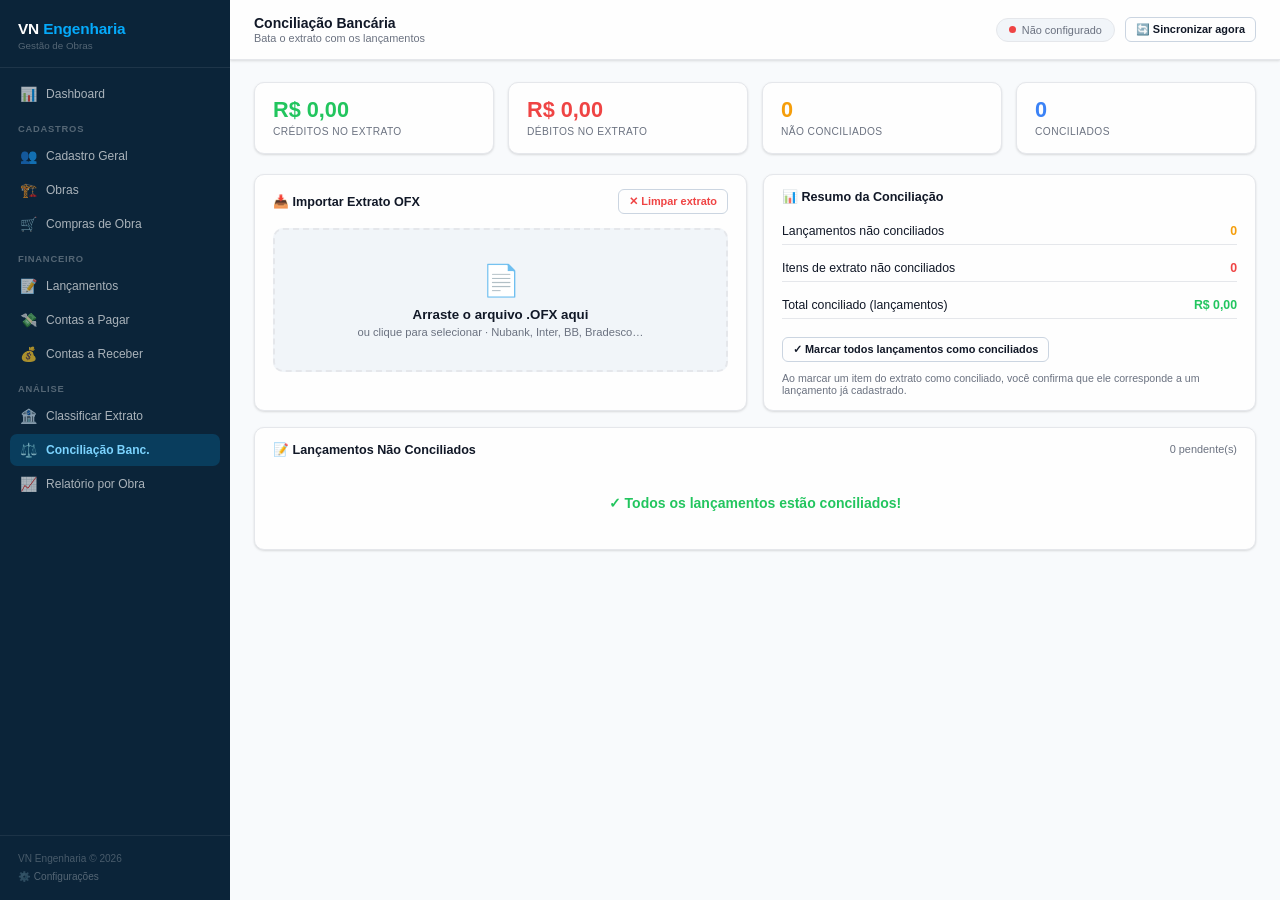
<file: conciliacao/index.html>
<!DOCTYPE html>
<html lang="pt-BR">
<head>
  <meta charset="UTF-8"/>
  <meta name="viewport" content="width=device-width, initial-scale=1.0"/>
  <title>VN Engenharia — Conciliação Bancária</title>
  <link rel="stylesheet" href="../assets/core.css"/>
  <style>
    .ext-row {
      display: grid;
      grid-template-columns: 100px 1fr 120px 130px auto;
      gap: 8px; align-items: center; padding: 10px 12px;
      border: 1px solid var(--cinza); border-radius: 8px; margin-bottom: 6px;
      background: var(--branco);
    }
    .ext-row.conciliado { opacity: .55; background: var(--fundo2); }
    .ext-row.credito { border-left: 3px solid var(--verde); }
    .ext-row.debito  { border-left: 3px solid var(--vermelho); }
    .ext-val-c { color: var(--verde);    font-weight: 700; }
    .ext-val-d { color: var(--vermelho); font-weight: 700; }
  </style>
</head>
<body>
<div id="sidebar-placeholder"></div>
<div class="main">
  <div class="topbar">
    <div>
      <div class="topbar-titulo">Conciliação Bancária</div>
      <div class="topbar-sub">Bata o extrato com os lançamentos</div>
    </div>
    <div class="topbar-acoes">
      <div class="sync-pill">
        <div class="sync-dot amarelo" id="sync-dot"></div>
        <span id="sync-texto">Conectando</span>
      </div>
      <button class="btn btn-outline btn-sm no-print" onclick="init()" title="Buscar a versão mais recente do GitHub agora">🔄 Sincronizar agora</button>
    </div>
  </div>
  <div class="page">

    <div class="stats-grid">
      <div class="stat verde"><div class="valor" id="st-rec-ext">R$ 0</div><div class="rotulo">Créditos no Extrato</div></div>
      <div class="stat vermelho"><div class="valor" id="st-des-ext">R$ 0</div><div class="rotulo">Débitos no Extrato</div></div>
      <div class="stat amarelo"><div class="valor" id="st-nao-conc">0</div><div class="rotulo">Não Conciliados</div></div>
      <div class="stat azul"><div class="valor" id="st-conc">0</div><div class="rotulo">Conciliados</div></div>
    </div>

    <div style="display:grid;grid-template-columns:1fr 1fr;gap:16px;">

      <!-- IMPORTAR EXTRATO OFX -->
      <div class="card">
        <div class="card-header">
          <h2>📥 Importar Extrato OFX</h2>
          <button class="btn btn-outline btn-sm" onclick="limparExtrato()" style="color:var(--vermelho)">✕ Limpar extrato</button>
        </div>
        <div class="card-body" style="display:flex;flex-direction:column;gap:12px;">
          <div id="drop-zone"
            style="border:2px dashed var(--cinza);border-radius:10px;padding:32px 20px;text-align:center;cursor:pointer;transition:all .2s;background:var(--fundo2);"
            onclick="document.getElementById('ofx-inp').click()"
            ondragover="event.preventDefault();this.style.borderColor='var(--brand)';this.style.background='#eff6ff'"
            ondragleave="this.style.borderColor='var(--cinza)';this.style.background='var(--fundo2)'"
            ondrop="event.preventDefault();this.style.borderColor='var(--cinza)';this.style.background='var(--fundo2)';processarOFX(event.dataTransfer.files[0])">
            <input type="file" id="ofx-inp" accept=".ofx,.OFX" style="display:none" onchange="processarOFX(this.files[0])"/>
            <div style="font-size:2.2rem;margin-bottom:8px;">📄</div>
            <div style="font-weight:700;font-size:.95rem;margin-bottom:4px;">Arraste o arquivo .OFX aqui</div>
            <div style="font-size:.8rem;color:var(--texto-leve);">ou clique para selecionar · Nubank, Inter, BB, Bradesco…</div>
          </div>
          <div id="ofx-preview" style="display:none;"></div>
        </div>
      </div>

      <!-- SALDO -->
      <div class="card">
        <div class="card-header"><h2>📊 Resumo da Conciliação</h2></div>
        <div class="card-body" style="display:flex;flex-direction:column;gap:10px;">
          <div style="display:flex;justify-content:space-between;font-size:0.88rem;padding:6px 0;border-bottom:1px solid var(--cinza);">
            <span>Lançamentos não conciliados</span>
            <strong id="res-lanc-nc" style="color:var(--amarelo);">0</strong>
          </div>
          <div style="display:flex;justify-content:space-between;font-size:0.88rem;padding:6px 0;border-bottom:1px solid var(--cinza);">
            <span>Itens de extrato não conciliados</span>
            <strong id="res-ext-nc" style="color:var(--vermelho);">0</strong>
          </div>
          <div style="display:flex;justify-content:space-between;font-size:0.88rem;padding:6px 0;border-bottom:1px solid var(--cinza);">
            <span>Total conciliado (lançamentos)</span>
            <strong id="res-conc-val" style="color:var(--verde);">R$ 0</strong>
          </div>
          <div style="margin-top:8px;">
            <button class="btn btn-outline btn-sm" onclick="marcarTodosConc()">✓ Marcar todos lançamentos como conciliados</button>
          </div>
          <p style="font-size:0.76rem;color:var(--texto-leve);">Ao marcar um item do extrato como conciliado, você confirma que ele corresponde a um lançamento já cadastrado.</p>
        </div>
      </div>
    </div>

    <!-- EXTRATO IMPORTADO -->
    <div class="card" id="card-extrato" style="display:none;">
      <div class="card-header">
        <h2>🏦 Linhas do Extrato</h2>
        <span id="ext-contador" style="font-size:0.78rem;color:var(--texto-leve);"></span>
      </div>
      <div class="card-body" id="extrato-lista"></div>
    </div>

    <!-- LANÇAMENTOS NÃO CONCILIADOS -->
    <div class="card">
      <div class="card-header">
        <h2>📝 Lançamentos Não Conciliados</h2>
        <span id="lanc-contador" style="font-size:0.78rem;color:var(--texto-leve);"></span>
      </div>
      <div class="card-body">
        <div id="lanc-nc-lista"><div style="text-align:center;padding:32px;color:var(--texto-leve);">Carregando...</div></div>
      </div>
    </div>

  </div>
</div>
<div class="toast-container" id="toasts"></div>
<script src="../assets/core.js"></script>
<script>
document.getElementById('sidebar-placeholder').innerHTML = buildSidebar('conciliacao');
const LS_EXT = 'vne_extrato';
let lancamentos=[]; let sha=null; let obras=[];
let extratoLinhas = carregarLocal(LS_EXT) || [];

async function init() {
  obras=carregarLocal('vne_obras')||[]; lancamentos=carregarLocal('vne_lanc')||[];
  renderExtrato(); renderLancNC(); atualizarStats();
  if(!configurado()){ setSyncStatus('vermelho','Não configurado'); return; }
  setSyncStatus('amarelo','Carregando...');
  try {
    const [rL,rO]=await Promise.all([carregarDados('data/lancamentos.json'),carregarDados('data/obras.json')]);
    lancamentos=rL.lista; sha=rL.sha; obras=rO.lista;
    salvarLocal('vne_lanc',lancamentos); salvarLocal('vne_obras',obras);
    renderExtrato(); renderLancNC(); atualizarStats();
    setSyncStatus('verde','Conectado');
  } catch(e){ setSyncStatus('vermelho','Erro'); }
}

function atualizarStats() {
  const recExt = extratoLinhas.filter(l=>l.tipo==='credito').reduce((s,l)=>s+(l.valor||0),0);
  const desExt = extratoLinhas.filter(l=>l.tipo==='debito').reduce((s,l)=>s+(l.valor||0),0);
  const nc     = extratoLinhas.filter(l=>!l.conciliado).length;
  const conc   = extratoLinhas.filter(l=>l.conciliado).length;
  const lancNC = lancamentos.filter(l=>!l.conciliado).length;
  const concVal= lancamentos.filter(l=>l.conciliado).reduce((s,l)=>s+(l.valor||0),0);
  document.getElementById('st-rec-ext').textContent = formatarMoeda(recExt);
  document.getElementById('st-des-ext').textContent = formatarMoeda(desExt);
  document.getElementById('st-nao-conc').textContent= nc;
  document.getElementById('st-conc').textContent    = conc;
  document.getElementById('res-lanc-nc').textContent= lancNC;
  document.getElementById('res-ext-nc').textContent = nc;
  document.getElementById('res-conc-val').textContent= formatarMoeda(concVal);
}

// ── OFX IMPORT ──
function processarOFX(file) {
  if (!file) return;
  const reader = new FileReader();
  reader.onload = e => {
    const txns = parseOFX(e.target.result);
    if (!txns.length) { toast('Nenhuma transação encontrada no arquivo OFX.', 'aviso'); return; }
    renderPreviewOFX(txns);
  };
  // Bancos brasileiros usam ISO-8859-1
  reader.readAsText(file, 'ISO-8859-1');
}

function parseOFX(content) {
  const txns = [];
  // Suporta SGML-style (sem closing tags) e XML-style
  const re = /<STMTTRN[^>]*>([\s\S]*?)<\/STMTTRN>/gi;
  let m;
  while ((m = re.exec(content)) !== null) {
    const block = m[1];
    const get = tag => {
      const r = new RegExp(`<${tag}[^>]*>([^\n<\r]+)`, 'i').exec(block);
      return r ? r[1].trim() : '';
    };
    const fitid = get('FITID');
    const dt    = get('DTPOSTED').replace(/\[.*\]/, '').trim();
    const amt   = parseFloat(get('TRNAMT').replace(',', '.')) || 0;
    const memo  = (get('MEMO') || get('NAME') || '').replace(/&amp;/g,'&');
    if (!fitid || !dt || !amt) continue;
    const data = dt.length >= 8 ? `${dt.slice(0,4)}-${dt.slice(4,6)}-${dt.slice(6,8)}` : hoje();
    txns.push({ fitid, data, valor: Math.abs(amt), tipo: amt >= 0 ? 'credito' : 'debito', memo });
  }
  // Ordena por data crescente
  return txns.sort((a,b) => a.data.localeCompare(b.data));
}

function renderPreviewOFX(txns) {
  // Guarda lista original para re-renders após descartar/importar
  if (!window._ofxDescartadas) window._ofxDescartadas = new Set();
  window._ofxTxnsOriginal = txns;

  const fitidsExist = new Set(extratoLinhas.map(l => l.fitid).filter(Boolean));
  const ofxIdsLanc  = new Set(lancamentos.map(l => l.ofxId).filter(Boolean));
  // reembolso pode ser credito ou debito no OFX — adiciona as duas chaves
  const lancChaves = new Set();
  lancamentos.forEach(l => {
    const base = `${l.data}|${l.valor}`;
    if (l.tipo === 'reembolso') { lancChaves.add(`${base}|credito`); lancChaves.add(`${base}|debito`); }
    else lancChaves.add(`${base}|${l.tipo==='receita'?'credito':'debito'}`);
  });
  const extChaves   = new Set(extratoLinhas.map(l => `${l.data}|${l.valor}|${l.tipo}`));

  const cat = txns.map(t => {
    const chave = `${t.data}|${t.valor}|${t.tipo}`;
    if (window._ofxDescartadas.has(t.fitid)) return {...t, status:'descartada'};
    if (fitidsExist.has(t.fitid))            return {...t, status:'ja_importada'};
    if (ofxIdsLanc.has(t.fitid))            return {...t, status:'ja_conciliada'};
    if (extChaves.has(chave))               return {...t, status:'ja_importada'};
    if (lancChaves.has(chave))              return {...t, status:'possivel_dup'};
    return {...t, status:'nova'};
  });
  window._ofxPreview = cat;

  const novas  = cat.filter(t => t.status === 'nova').length;
  const jaImp  = cat.filter(t => t.status === 'ja_importada').length;
  const jaConc = cat.filter(t => t.status === 'ja_conciliada').length;
  const dups   = cat.filter(t => t.status === 'possivel_dup').length;
  const desc   = cat.filter(t => t.status === 'descartada').length;

  const pill = (txt, bg, c) => `<span style="display:inline-block;padding:2px 9px;border-radius:999px;font-size:.72rem;font-weight:700;background:${bg};color:${c}">${txt}</span>`;
  const pNova = pill('Nova',              '#fef3c7','#92400e');
  const pImp  = pill('Já importada',      'var(--fundo2)','var(--texto-leve)');
  const pConc = pill('Já conciliada',     '#d1fae5','#065f46');
  const pDup  = pill('Possível duplicata','#fee2e2','#991b1b');
  const pDesc = pill('Descartada',        'var(--fundo2)','var(--texto-leve)');

  const pendentes = novas + dups;
  const prev = document.getElementById('ofx-preview');
  prev.style.display = 'block';
  prev.innerHTML = `
    <div style="display:grid;grid-template-columns:repeat(4,1fr);gap:8px;margin-bottom:12px;">
      <div style="background:#fef3c7;border-radius:8px;padding:10px;text-align:center;">
        <div style="font-size:1.4rem;font-weight:700;color:#92400e;">${novas}</div>
        <div style="font-size:.72rem;color:#92400e;">Novas</div>
      </div>
      <div style="background:#fee2e2;border-radius:8px;padding:10px;text-align:center;">
        <div style="font-size:1.4rem;font-weight:700;color:#991b1b;">${dups}</div>
        <div style="font-size:.72rem;color:#991b1b;">Possível duplicata</div>
      </div>
      <div style="background:#d1fae5;border-radius:8px;padding:10px;text-align:center;">
        <div style="font-size:1.4rem;font-weight:700;color:#065f46;">${jaConc + jaImp}</div>
        <div style="font-size:.72rem;color:#065f46;">Já no sistema</div>
      </div>
      <div style="background:var(--fundo2);border-radius:8px;padding:10px;text-align:center;">
        <div style="font-size:1.4rem;font-weight:700;color:var(--texto-leve);">${desc}</div>
        <div style="font-size:.72rem;color:var(--texto-leve);">Descartadas</div>
      </div>
    </div>
    ${dups?`<div style="background:#fff7ed;border:1px solid #fed7aa;border-radius:8px;padding:10px 14px;font-size:.82rem;color:#9a3412;margin-bottom:10px;">
      ⚠️ <strong>${dups} transação(ões)</strong> com mesmo valor e data de lançamentos já existentes. Clique em ✕ para descartar as que já foram conciliadas.
    </div>`:''}
    ${pendentes
      ? `<div style="display:flex;gap:8px;flex-wrap:wrap;margin-bottom:10px;">
          ${novas?`<button class="btn btn-primary" onclick="confirmarImportOFX('nova')">📥 Importar ${novas} nova(s)</button>`:''}
          ${dups?`<button class="btn btn-outline" onclick="confirmarImportOFX('dup')" style="color:var(--vermelho)">⚠️ Importar ${dups} possível(is) duplicata(s)</button>`:''}
        </div>`
      : `<div style="color:var(--verde);font-weight:700;padding:6px 0;margin-bottom:10px;">✓ Tudo resolvido — nenhuma pendência</div>`}
    <div style="max-height:300px;overflow-y:auto;border:1px solid var(--cinza);border-radius:8px;">
      <table class="tabela" style="width:100%;font-size:.8rem;">
        <thead><tr><th>Data</th><th>Descrição</th><th>Valor</th><th>Status</th><th style="width:32px"></th></tr></thead>
        <tbody>${cat.map(t => {
          const pendente = t.status==='nova' || t.status==='possivel_dup';
          const op = pendente ? 1 : .35;
          const btnX = pendente
            ? `<button onclick="descartarOFXItem('${t.fitid}')" title="Descartar"
                style="background:none;border:none;cursor:pointer;color:var(--vermelho);font-weight:700;font-size:.95rem;padding:2px 6px;border-radius:4px;line-height:1;" onmouseover="this.style.background='#fee2e2'" onmouseout="this.style.background='none'">✕</button>`
            : '';
          const statusTag = t.status==='nova'?pNova:t.status==='ja_importada'?pImp:t.status==='ja_conciliada'?pConc:t.status==='descartada'?pDesc:pDup;
          return `<tr style="opacity:${op}">
            <td>${formatarData(t.data)}</td>
            <td style="max-width:260px;overflow:hidden;text-overflow:ellipsis;white-space:nowrap;">${esc(t.memo)}</td>
            <td style="font-weight:700;color:${t.tipo==='credito'?'var(--verde)':'var(--vermelho)'};">${t.tipo==='credito'?'+':'-'}${formatarMoeda(t.valor)}</td>
            <td>${statusTag}</td>
            <td>${btnX}</td>
          </tr>`;
        }).join('')}</tbody>
      </table>
    </div>`;
}

function descartarOFXItem(fitid) {
  if (!window._ofxDescartadas) window._ofxDescartadas = new Set();
  window._ofxDescartadas.add(fitid);
  renderPreviewOFX(window._ofxTxnsOriginal);
}

function confirmarImportOFX(filtro = 'nova') {
  const statuses = filtro === 'dup' ? ['possivel_dup'] : ['nova'];
  const importar = (window._ofxPreview || []).filter(t => statuses.includes(t.status));
  if (!importar.length) return;
  importar.forEach(t => {
    extratoLinhas.push({ id: uid(), fitid: t.fitid, data: t.data, descricao: t.memo, valor: t.valor, tipo: t.tipo, conciliado: false });
  });
  salvarLocal(LS_EXT, extratoLinhas);
  renderExtrato(); atualizarStats();
  renderPreviewOFX(window._ofxTxnsOriginal);
  toast(`${importar.length} transação(ões) adicionada(s) ao extrato!`, 'sucesso');
}

function limparExtrato() {
  if (!confirm('Limpar todas as linhas do extrato?')) return;
  extratoLinhas = [];
  salvarLocal(LS_EXT, []);
  renderExtrato(); atualizarStats();
  toast('Extrato limpo.', 'aviso');
}

function autoMarcarConciliados() {
  const ofxIdsLanc = new Set(lancamentos.map(l => l.ofxId).filter(Boolean));
  const lancChaves  = new Set();
  lancamentos.forEach(l => {
    const base = `${l.data}|${l.valor}`;
    if (l.tipo === 'reembolso') { lancChaves.add(`${base}|credito`); lancChaves.add(`${base}|debito`); }
    else lancChaves.add(`${base}|${l.tipo==='receita'?'credito':'debito'}`);
  });
  let mudou = false;
  extratoLinhas.forEach(l => {
    if (l.conciliado) return;
    const chave = `${l.data}|${l.valor}|${l.tipo}`;
    if ((l.fitid && ofxIdsLanc.has(l.fitid)) || lancChaves.has(chave)) {
      l.conciliado = true;
      mudou = true;
    }
  });
  if (mudou) salvarLocal(LS_EXT, extratoLinhas);
}

function renderExtrato() {
  autoMarcarConciliados();
  const card = document.getElementById('card-extrato');
  if(!extratoLinhas.length){ card.style.display='none'; return; }
  card.style.display='block';
  document.getElementById('ext-contador').textContent = `${extratoLinhas.length} linha(s) — ${extratoLinhas.filter(l=>!l.conciliado).length} pendente(s)`;
  document.getElementById('extrato-lista').innerHTML = extratoLinhas.map(l=>`
    <div class="ext-row ${l.tipo} ${l.conciliado?'conciliado':''}">
      <div style="font-size:0.82rem;">${formatarData(l.data)}</div>
      <div style="font-size:0.85rem;">${esc(l.descricao)}</div>
      <div class="${l.tipo==='credito'?'ext-val-c':'ext-val-d'}">${l.tipo==='credito'?'+':'-'}${formatarMoeda(l.valor)}</div>
      <div>${l.conciliado?'<span class="badge verde">Conciliado</span>':'<span class="badge amarelo">Pendente</span>'}</div>
      <div style="display:flex;gap:4px;">
        ${!l.conciliado?`<button class="btn btn-success btn-sm" onclick='conciliarExt("${l.id}")'>✓</button>`:''}
        <button class="btn btn-outline btn-sm" style="color:var(--vermelho);" onclick='removerExt("${l.id}")'>🗑</button>
      </div>
    </div>`).join('');
}

function conciliarExt(id) {
  const l=extratoLinhas.find(x=>x.id===id); if(!l) return;
  l.conciliado=true;
  salvarLocal(LS_EXT,extratoLinhas);
  renderExtrato(); atualizarStats();
  toast('Linha conciliada.','sucesso');
}

function removerExt(id) {
  extratoLinhas=extratoLinhas.filter(x=>x.id!==id);
  salvarLocal(LS_EXT,extratoLinhas);
  renderExtrato(); atualizarStats();
}

// ── LANÇAMENTOS NÃO CONCILIADOS ──
function renderLancNC() {
  const nc = lancamentos.filter(l=>!l.conciliado).slice(0,30);
  document.getElementById('lanc-contador').textContent = `${lancamentos.filter(l=>!l.conciliado).length} pendente(s)`;
  const cont=document.getElementById('lanc-nc-lista');
  if(!nc.length){ cont.innerHTML=`<div style="text-align:center;padding:24px;color:var(--verde);font-weight:600;">✓ Todos os lançamentos estão conciliados!</div>`; return; }
  cont.innerHTML=`<table class="tabela" style="width:100%;"><thead><tr>
    <th>Data</th><th>Obra</th><th>Descrição</th><th>Valor</th><th>Status</th><th>Ação</th>
  </tr></thead><tbody>${nc.map(l=>{
    const obra=obras.find(o=>o.id===l.obraId);
    const isRec=l.tipo==='receita';
    return `<tr>
      <td>${formatarData(l.data)}</td>
      <td style="font-size:0.8rem;">${obra?esc(obra.nome):'—'}</td>
      <td>${esc(l.descricao||labelCategoria(l.tipo,l.categoria))}</td>
      <td style="font-weight:700;color:${isRec?'var(--verde)':'var(--vermelho)'};">${isRec?'+':'-'}${formatarMoeda(l.valor)}</td>
      <td>${badgeStatus(l.status)}</td>
      <td><button class="btn btn-success btn-sm" onclick='conciliarLanc("${l.id}")'>✓ Conciliar</button></td>
    </tr>`;
  }).join('')}</tbody></table>`;
}

async function conciliarLanc(id) {
  const l=lancamentos.find(x=>x.id===id); if(!l) return;
  l.conciliado=true;
  lancamentos=lancamentos.map(x=>x.id===id?l:x);
  salvarLocal('vne_lanc',lancamentos);
  renderLancNC(); atualizarStats();
  toast('Lançamento conciliado!','sucesso');
  if(configurado()){ try{ sha=await salvarDados('data/lancamentos.json',lancamentos,sha,`Conciliar: ${l.descricao||id}`); }catch(e){ toast('Erro sync','aviso'); } }
}

async function marcarTodosConc() {
  const nc=lancamentos.filter(l=>!l.conciliado);
  if(!nc.length){ toast('Todos já estão conciliados.','aviso'); return; }
  if(!confirm(`Marcar ${nc.length} lançamento(s) como conciliados?`)) return;
  lancamentos=lancamentos.map(l=>({...l,conciliado:true}));
  salvarLocal('vne_lanc',lancamentos);
  renderLancNC(); atualizarStats();
  toast('Todos conciliados!','sucesso');
  if(configurado()){ try{ sha=await salvarDados('data/lancamentos.json',lancamentos,sha,'Conciliação em lote'); }catch(e){ toast('Erro sync','aviso'); } }
}

init();
</script>
</body>
</html>
</file>
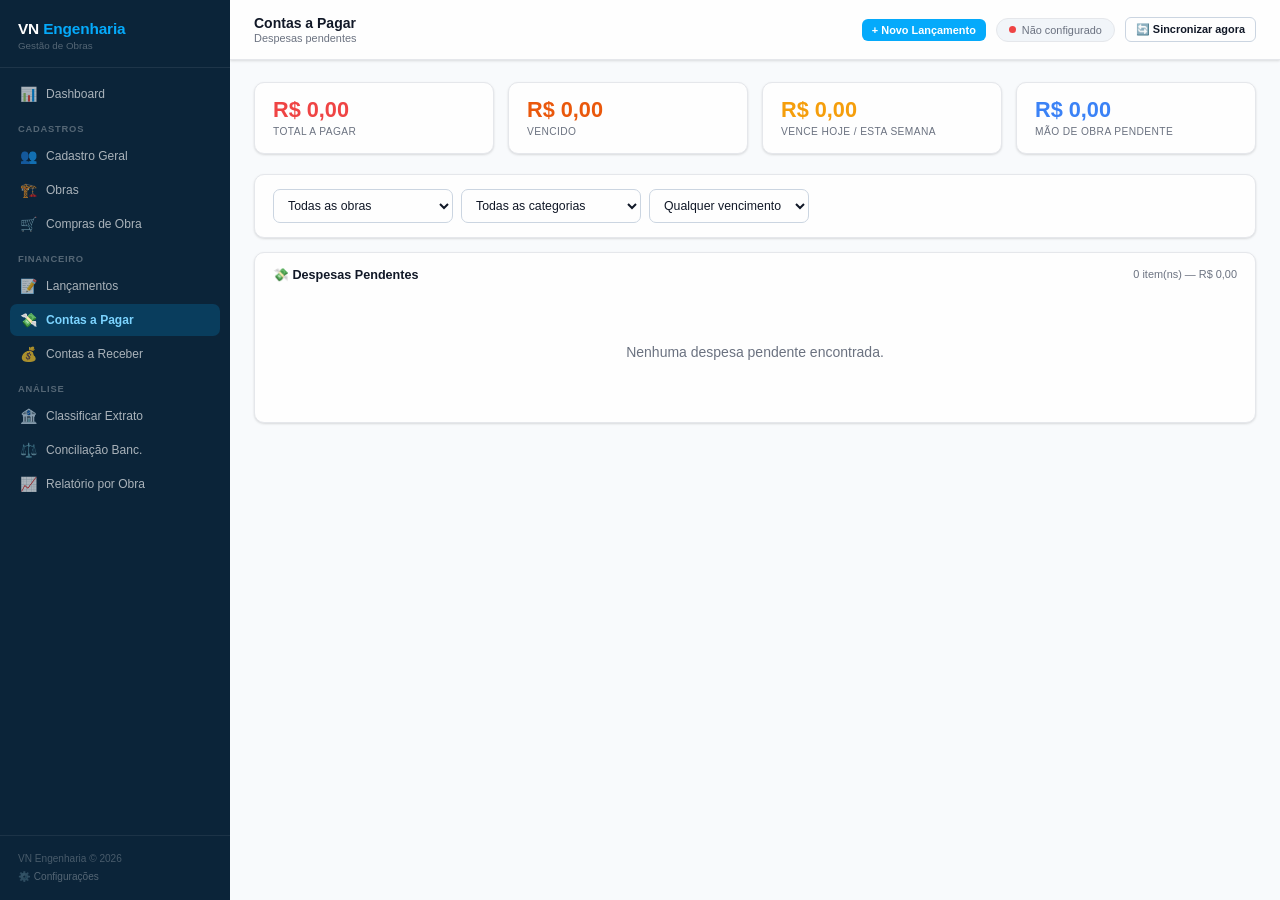
<file: contas-pagar/index.html>
<!DOCTYPE html>
<html lang="pt-BR">
<head>
  <meta charset="UTF-8"/>
  <meta name="viewport" content="width=device-width, initial-scale=1.0"/>
  <title>VN Engenharia — Contas a Pagar</title>
  <link rel="stylesheet" href="../assets/core.css"/>
</head>
<body>
<div id="sidebar-placeholder"></div>
<div class="main">
  <div class="topbar">
    <div>
      <div class="topbar-titulo">Contas a Pagar</div>
      <div class="topbar-sub" id="header-sub">Despesas pendentes</div>
    </div>
    <div class="topbar-acoes">
      <a href="../lancamentos/" class="btn btn-primary btn-sm">+ Novo Lançamento</a>
      <div class="sync-pill">
        <div class="sync-dot amarelo" id="sync-dot"></div>
        <span id="sync-texto">Conectando</span>
      </div>
      <button class="btn btn-outline btn-sm no-print" onclick="init()" title="Buscar a versão mais recente do GitHub agora">🔄 Sincronizar agora</button>
    </div>
  </div>
  <div class="page">
    <div class="stats-grid">
      <div class="stat vermelho"><div class="valor" id="st-total">R$ 0</div><div class="rotulo">Total a Pagar</div></div>
      <div class="stat laranja"><div class="valor" id="st-venc">R$ 0</div><div class="rotulo">Vencido</div></div>
      <div class="stat amarelo"><div class="valor" id="st-hoje">R$ 0</div><div class="rotulo">Vence Hoje / Esta Semana</div></div>
      <div class="stat azul"><div class="valor" id="st-mao">R$ 0</div><div class="rotulo">Mão de Obra Pendente</div></div>
    </div>

    <div class="card" style="margin-bottom:14px;">
      <div class="card-body" style="display:flex;gap:8px;flex-wrap:wrap;align-items:center;">
        <select id="f-obra" class="form-control" style="width:180px;" onchange="renderLista()">
          <option value="">Todas as obras</option>
        </select>
        <select id="f-cat" class="form-control" style="width:180px;" onchange="renderLista()">
          <option value="">Todas as categorias</option>
        </select>
        <select id="f-venc-f" class="form-control" style="width:160px;" onchange="renderLista()">
          <option value="">Qualquer vencimento</option>
          <option value="vencido">Vencido</option>
          <option value="hoje">Vence hoje</option>
          <option value="semana">Esta semana</option>
          <option value="mes">Este mês</option>
        </select>
      </div>
    </div>

    <div class="card">
      <div class="card-header"><h2>💸 Despesas Pendentes</h2><span id="contador" style="font-size:0.78rem;color:var(--texto-leve);"></span></div>
      <div class="card-body">
        <div id="lista-container"><div style="text-align:center;padding:48px;color:var(--texto-leve);">Carregando...</div></div>
      </div>
    </div>
  </div>
</div>
<div class="toast-container" id="toasts"></div>
<script src="../assets/core.js"></script>
<script>
document.getElementById('sidebar-placeholder').innerHTML = buildSidebar('contas-pagar');
let lista=[]; let sha=null; let obras=[];

async function init() {
  obras = carregarLocal('vne_obras') || [];
  lista = carregarLocal('vne_lanc')  || [];
  preencherFiltros(); atualizarStats(); renderLista();
  if (!configurado()) { setSyncStatus('vermelho','Não configurado'); return; }
  setSyncStatus('amarelo','Carregando...');
  try {
    const [rL,rO] = await Promise.all([carregarDados('data/lancamentos.json'),carregarDados('data/obras.json')]);
    lista=rL.lista; sha=rL.sha; obras=rO.lista;
    salvarLocal('vne_lanc',lista); salvarLocal('vne_obras',obras);
    preencherFiltros(); atualizarStats(); renderLista();
    setSyncStatus('verde','Conectado');
  } catch(e){ setSyncStatus('vermelho','Erro'); toast('Erro ao carregar.','erro'); }
}

function preencherFiltros() {
  const selO = document.getElementById('f-obra');
  selO.innerHTML = '<option value="">Todas as obras</option>' + obras.map(o=>`<option value="${o.id}">${esc(o.nome)}</option>`).join('');
  const selC = document.getElementById('f-cat');
  selC.innerHTML = '<option value="">Todas as categorias</option>' + CATEGORIAS.despesa.map(c=>`<option value="${c.value}">${c.label}</option>`).join('');
}

function atualizarStats() {
  const pend = lista.filter(l=>l.tipo==='despesa'&&l.status==='pendente');
  const total= pend.reduce((s,l)=>s+(l.valor||0),0);
  const hj   = hoje();
  const semana = new Date(); semana.setDate(semana.getDate()+7);
  const semStr = semana.toISOString().slice(0,10);
  const vencido= pend.filter(l=>l.dataVencimento&&l.dataVencimento<hj).reduce((s,l)=>s+(l.valor||0),0);
  const semanaV= pend.filter(l=>l.dataVencimento&&l.dataVencimento>=hj&&l.dataVencimento<=semStr).reduce((s,l)=>s+(l.valor||0),0);
  const mao    = pend.filter(l=>l.categoria==='mao-de-obra').reduce((s,l)=>s+(l.valor||0),0);
  document.getElementById('st-total').textContent = formatarMoeda(total);
  document.getElementById('st-venc').textContent  = formatarMoeda(vencido);
  document.getElementById('st-hoje').textContent  = formatarMoeda(semanaV);
  document.getElementById('st-mao').textContent   = formatarMoeda(mao);
}

function renderLista() {
  const fObra = document.getElementById('f-obra').value;
  const fCat  = document.getElementById('f-cat').value;
  const fVenc = document.getElementById('f-venc-f').value;
  const hj    = hoje();
  const semana= new Date(); semana.setDate(semana.getDate()+7);
  const semStr= semana.toISOString().slice(0,10);
  const mesStr= hj.slice(0,7);

  let f = lista.filter(l=>{
    if (l.tipo!=='despesa'||l.status!=='pendente') return false;
    if (fObra && l.obraId!==fObra) return false;
    if (fCat  && l.categoria!==fCat) return false;
    if (fVenc==='vencido' && !(l.dataVencimento&&l.dataVencimento<hj)) return false;
    if (fVenc==='hoje' && l.dataVencimento!==hj) return false;
    if (fVenc==='semana' && !(l.dataVencimento&&l.dataVencimento>=hj&&l.dataVencimento<=semStr)) return false;
    if (fVenc==='mes' && !(l.dataVencimento||'').startsWith(mesStr)) return false;
    return true;
  }).sort((a,b)=>(a.dataVencimento||'9').localeCompare(b.dataVencimento||'9'));

  document.getElementById('contador').textContent = `${f.length} item(ns) — ${formatarMoeda(f.reduce((s,l)=>s+(l.valor||0),0))}`;
  const cont = document.getElementById('lista-container');
  if (!f.length) { cont.innerHTML=`<div style="text-align:center;padding:48px;color:var(--texto-leve);">Nenhuma despesa pendente encontrada.</div>`; return; }

  cont.innerHTML=`<table class="tabela" style="width:100%;"><thead><tr>
    <th>Vencimento</th><th>Obra</th><th>Categoria</th><th>Descrição</th><th>Beneficiário</th>
    <th style="text-align:right;">Valor</th><th>Ações</th>
  </tr></thead><tbody>${f.map(l=>{
    const obra=obras.find(o=>o.id===l.obraId);
    const atrasado=l.dataVencimento&&l.dataVencimento<hj;
    return `<tr style="border-left:3px solid var(--vermelho);">
      <td style="white-space:nowrap;${atrasado?'color:var(--vermelho);font-weight:700;':''}">${l.dataVencimento?formatarData(l.dataVencimento):'—'}${atrasado?' ⚠️':''}</td>
      <td style="font-size:0.82rem;">${obra?esc(obra.nome):'—'}</td>
      <td><span class="badge laranja" style="font-size:0.7rem;">${labelCategoria('despesa',l.categoria)}</span>${l.isReembolso?'<span class="badge cinza" style="font-size:0.68rem;margin-left:2px;">Reimb.</span>':''}</td>
      <td>${esc(l.descricao||'—')}</td>
      <td style="font-size:0.8rem;color:var(--texto-leve);">${esc(l.beneficiario||'—')}</td>
      <td style="text-align:right;font-weight:700;color:var(--vermelho);">-${formatarMoeda(l.valor)}</td>
      <td><div style="display:flex;gap:4px;">
        <button class="btn btn-success btn-sm" onclick='pagar(${JSON.stringify(l.id)})'>✓ Pagar</button>
        <a href="../lancamentos/" class="btn btn-outline btn-sm" onclick='localStorage.setItem("vne_edit","${l.id}")'>✏️</a>
      </div></td>
    </tr>`;
  }).join('')}</tbody></table>`;
}

async function pagar(id) {
  const l=lista.find(x=>x.id===id); if(!l) return;
  l.status='pago'; l.dataPagamento=hoje();
  lista=lista.map(x=>x.id===id?l:x);
  salvarLocal('vne_lanc',lista); atualizarStats(); renderLista();
  toast('Marcado como pago!','sucesso');
  if(configurado()){ try{ sha=await salvarDados('data/lancamentos.json',lista,sha,`Pago: ${l.descricao||formatarMoeda(l.valor)}`); }catch(e){ toast('Erro sync','aviso'); } }
}

init();
</script>
</body>
</html>
</file>
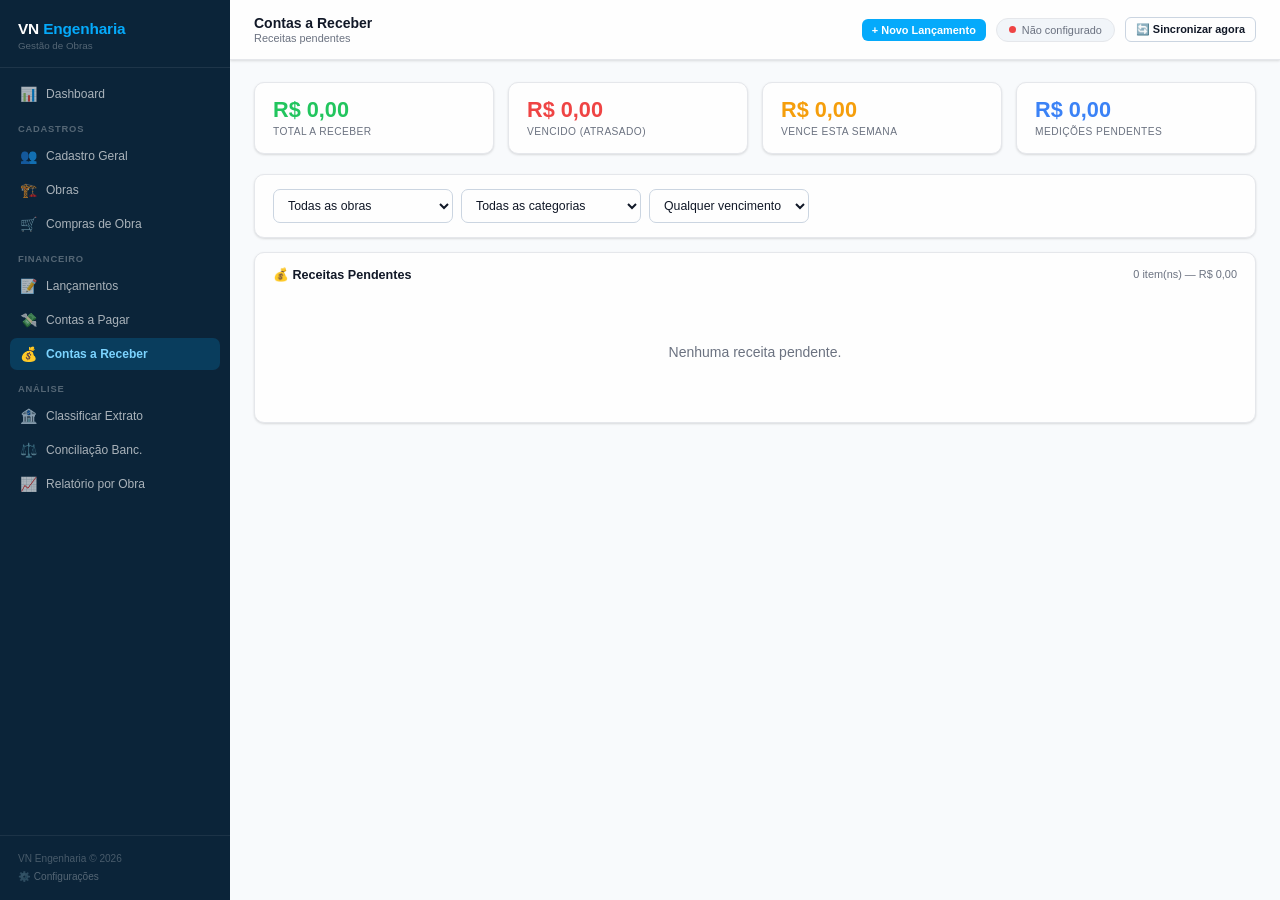
<file: contas-receber/index.html>
<!DOCTYPE html>
<html lang="pt-BR">
<head>
  <meta charset="UTF-8"/>
  <meta name="viewport" content="width=device-width, initial-scale=1.0"/>
  <title>VN Engenharia — Contas a Receber</title>
  <link rel="stylesheet" href="../assets/core.css"/>
</head>
<body>
<div id="sidebar-placeholder"></div>
<div class="main">
  <div class="topbar">
    <div>
      <div class="topbar-titulo">Contas a Receber</div>
      <div class="topbar-sub" id="header-sub">Receitas pendentes</div>
    </div>
    <div class="topbar-acoes">
      <a href="../lancamentos/" class="btn btn-primary btn-sm">+ Novo Lançamento</a>
      <div class="sync-pill">
        <div class="sync-dot amarelo" id="sync-dot"></div>
        <span id="sync-texto">Conectando</span>
      </div>
      <button class="btn btn-outline btn-sm no-print" onclick="init()" title="Buscar a versão mais recente do GitHub agora">🔄 Sincronizar agora</button>
    </div>
  </div>
  <div class="page">
    <div class="stats-grid">
      <div class="stat verde"><div class="valor" id="st-total">R$ 0</div><div class="rotulo">Total a Receber</div></div>
      <div class="stat vermelho"><div class="valor" id="st-venc">R$ 0</div><div class="rotulo">Vencido (atrasado)</div></div>
      <div class="stat amarelo"><div class="valor" id="st-semana">R$ 0</div><div class="rotulo">Vence Esta Semana</div></div>
      <div class="stat azul"><div class="valor" id="st-mед">R$ 0</div><div class="rotulo">Medições Pendentes</div></div>
    </div>

    <div class="card" style="margin-bottom:14px;">
      <div class="card-body" style="display:flex;gap:8px;flex-wrap:wrap;align-items:center;">
        <select id="f-obra" class="form-control" style="width:180px;" onchange="renderLista()">
          <option value="">Todas as obras</option>
        </select>
        <select id="f-cat" class="form-control" style="width:180px;" onchange="renderLista()">
          <option value="">Todas as categorias</option>
        </select>
        <select id="f-venc-f" class="form-control" style="width:160px;" onchange="renderLista()">
          <option value="">Qualquer vencimento</option>
          <option value="vencido">Vencido</option>
          <option value="semana">Esta semana</option>
          <option value="mes">Este mês</option>
        </select>
      </div>
    </div>

    <div class="card">
      <div class="card-header"><h2>💰 Receitas Pendentes</h2><span id="contador" style="font-size:0.78rem;color:var(--texto-leve);"></span></div>
      <div class="card-body">
        <div id="lista-container"><div style="text-align:center;padding:48px;color:var(--texto-leve);">Carregando...</div></div>
      </div>
    </div>
  </div>
</div>
<div class="toast-container" id="toasts"></div>
<script src="../assets/core.js"></script>
<script>
document.getElementById('sidebar-placeholder').innerHTML = buildSidebar('contas-receber');
let lista=[]; let sha=null; let obras=[];

async function init() {
  obras=carregarLocal('vne_obras')||[]; lista=carregarLocal('vne_lanc')||[];
  preencherFiltros(); atualizarStats(); renderLista();
  if(!configurado()){ setSyncStatus('vermelho','Não configurado'); return; }
  setSyncStatus('amarelo','Carregando...');
  try {
    const [rL,rO]=await Promise.all([carregarDados('data/lancamentos.json'),carregarDados('data/obras.json')]);
    lista=rL.lista; sha=rL.sha; obras=rO.lista;
    salvarLocal('vne_lanc',lista); salvarLocal('vne_obras',obras);
    preencherFiltros(); atualizarStats(); renderLista();
    setSyncStatus('verde','Conectado');
  } catch(e){ setSyncStatus('vermelho','Erro'); toast('Erro.','erro'); }
}

function preencherFiltros() {
  document.getElementById('f-obra').innerHTML='<option value="">Todas as obras</option>'+obras.map(o=>`<option value="${o.id}">${esc(o.nome)}</option>`).join('');
  document.getElementById('f-cat').innerHTML='<option value="">Todas as categorias</option>'+CATEGORIAS.receita.map(c=>`<option value="${c.value}">${c.label}</option>`).join('');
}

function atualizarStats() {
  const pend=lista.filter(l=>l.tipo==='receita'&&l.status==='pendente');
  const hj=hoje();
  const semana=new Date(); semana.setDate(semana.getDate()+7); const semStr=semana.toISOString().slice(0,10);
  document.getElementById('st-total').textContent = formatarMoeda(pend.reduce((s,l)=>s+(l.valor||0),0));
  document.getElementById('st-venc').textContent  = formatarMoeda(pend.filter(l=>l.dataVencimento&&l.dataVencimento<hj).reduce((s,l)=>s+(l.valor||0),0));
  document.getElementById('st-semana').textContent= formatarMoeda(pend.filter(l=>l.dataVencimento&&l.dataVencimento>=hj&&l.dataVencimento<=semStr).reduce((s,l)=>s+(l.valor||0),0));
  document.getElementById('st-mед').textContent   = formatarMoeda(pend.filter(l=>l.categoria==='medicao').reduce((s,l)=>s+(l.valor||0),0));
}

function renderLista() {
  const fObra=document.getElementById('f-obra').value;
  const fCat=document.getElementById('f-cat').value;
  const fVenc=document.getElementById('f-venc-f').value;
  const hj=hoje();
  const semana=new Date(); semana.setDate(semana.getDate()+7); const semStr=semana.toISOString().slice(0,10);
  const mesStr=hj.slice(0,7);

  let f=lista.filter(l=>{
    if(l.tipo!=='receita'||l.status!=='pendente') return false;
    if(fObra&&l.obraId!==fObra) return false;
    if(fCat&&l.categoria!==fCat) return false;
    if(fVenc==='vencido'&&!(l.dataVencimento&&l.dataVencimento<hj)) return false;
    if(fVenc==='semana'&&!(l.dataVencimento&&l.dataVencimento>=hj&&l.dataVencimento<=semStr)) return false;
    if(fVenc==='mes'&&!(l.dataVencimento||'').startsWith(mesStr)) return false;
    return true;
  }).sort((a,b)=>(a.dataVencimento||'9').localeCompare(b.dataVencimento||'9'));

  document.getElementById('contador').textContent=`${f.length} item(ns) — ${formatarMoeda(f.reduce((s,l)=>s+(l.valor||0),0))}`;
  const cont=document.getElementById('lista-container');
  if(!f.length){ cont.innerHTML=`<div style="text-align:center;padding:48px;color:var(--texto-leve);">Nenhuma receita pendente.</div>`; return; }

  cont.innerHTML=`<table class="tabela" style="width:100%;"><thead><tr>
    <th>Vencimento</th><th>Obra</th><th>Categoria</th><th>Descrição</th><th>Pagador</th>
    <th style="text-align:right;">Valor</th><th>Ações</th>
  </tr></thead><tbody>${f.map(l=>{
    const obra=obras.find(o=>o.id===l.obraId);
    const atrasado=l.dataVencimento&&l.dataVencimento<hj;
    return `<tr style="border-left:3px solid var(--verde);">
      <td style="white-space:nowrap;${atrasado?'color:var(--vermelho);font-weight:700;':''}">${l.dataVencimento?formatarData(l.dataVencimento):'—'}${atrasado?' ⚠️':''}</td>
      <td style="font-size:0.82rem;">${obra?esc(obra.nome):'—'}</td>
      <td><span class="badge verde" style="font-size:0.7rem;">${labelCategoria('receita',l.categoria)}</span></td>
      <td>${esc(l.descricao||'—')}</td>
      <td style="font-size:0.8rem;color:var(--texto-leve);">${esc(l.beneficiario||'—')}</td>
      <td style="text-align:right;font-weight:700;color:var(--verde);">+${formatarMoeda(l.valor)}</td>
      <td><button class="btn btn-success btn-sm" onclick='receber(${JSON.stringify(l.id)})'>✓ Recebido</button></td>
    </tr>`;
  }).join('')}</tbody></table>`;
}

async function receber(id) {
  const l=lista.find(x=>x.id===id); if(!l) return;
  l.status='pago'; l.dataPagamento=hoje();
  lista=lista.map(x=>x.id===id?l:x);
  salvarLocal('vne_lanc',lista); atualizarStats(); renderLista();
  toast('Marcado como recebido!','sucesso');
  if(configurado()){ try{ sha=await salvarDados('data/lancamentos.json',lista,sha,`Recebido: ${l.descricao||formatarMoeda(l.valor)}`); }catch(e){ toast('Erro sync','aviso'); } }
}

init();
</script>
</body>
</html>
</file>
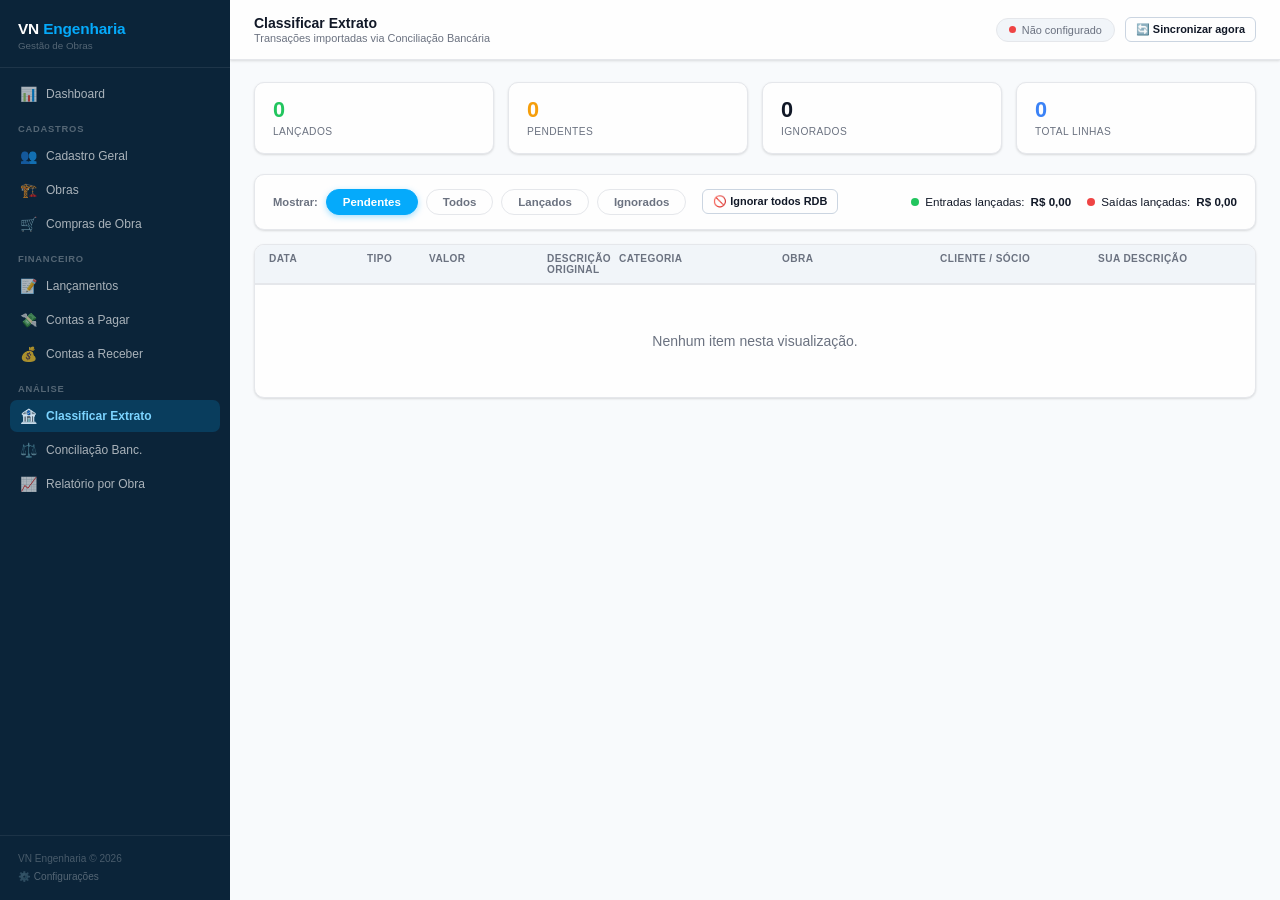
<file: extrato/index.html>
<!DOCTYPE html>
<html lang="pt-BR">
<head>
  <meta charset="UTF-8"/>
  <meta name="viewport" content="width=device-width, initial-scale=1.0"/>
  <title>VN Engenharia — Classificar Extrato</title>
  <link rel="stylesheet" href="../assets/core.css"/>
  <style>
    .linha-ext {
      display: grid;
      grid-template-columns: 90px 54px 110px 1fr 155px 150px 150px 170px 120px;
      gap: 8px; align-items: center;
      padding: 9px 14px; border-bottom: 1px solid var(--cinza);
      transition: background .15s;
    }
    .linha-ext:hover { background: var(--fundo2); }
    .linha-ext.lancada { background: var(--fundo2); }
    .linha-ext.lancada .memo-txt,
    .linha-ext.lancada .val-c,
    .linha-ext.lancada .val-d { opacity: .5; }
    .linha-ext.ignorada { opacity: .3; }
    .linha-ext.credito { border-left: 3px solid var(--verde); }
    .linha-ext.debito  { border-left: 3px solid var(--vermelho); }
    .linha-ext.lancada.credito,
    .linha-ext.lancada.debito { border-left-color: var(--cinza); }
    .val-c { color: var(--verde);    font-weight: 700; font-size:.9rem; }
    .val-d { color: var(--vermelho); font-weight: 700; font-size:.9rem; }
    .memo-txt { font-size: .78rem; color: var(--texto-leve); white-space: nowrap; overflow: hidden; text-overflow: ellipsis; }
    .thead-ext {
      display: grid;
      grid-template-columns: 90px 54px 110px 1fr 155px 150px 150px 170px 120px;
      gap: 8px; padding: 8px 14px;
      background: var(--fundo2); border-bottom: 2px solid var(--cinza);
      font-size: .72rem; font-weight: 700; text-transform: uppercase; letter-spacing: .04em; color: var(--texto-leve);
      position: sticky; top: 0; z-index: 5;
    }
    /* Split modal */
    .split-row {
      display: grid;
      grid-template-columns: 110px 160px 150px 140px 1fr 32px;
      gap: 8px; align-items: center; padding: 8px 0;
      border-bottom: 1px solid var(--cinza);
    }
    .split-row input, .split-row select { font-size: .82rem; padding: 5px 7px; }
    .split-saldo-bar { margin-top: 12px; padding: 10px 14px; border-radius: 8px; font-size: .9rem; font-weight: 700; background: var(--fundo2); }
    .split-header { display: grid; grid-template-columns: 110px 160px 150px 140px 1fr 32px; gap: 8px; padding: 4px 0 8px; font-size: .72rem; font-weight: 700; text-transform: uppercase; letter-spacing: .04em; color: var(--texto-leve); }
    .status-pill {
      display: inline-flex; align-items: center; gap: 4px;
      font-size: .7rem; font-weight: 700; padding: 2px 8px; border-radius: 999px;
    }
    .pill-ok  { background: #d1fae5; color: #065f46; }
    .pill-ign { background: var(--fundo2); color: var(--texto-leve); border: 1px solid var(--cinza); }
    .pill-pend{ background: #fef3c7; color: #92400e; }
    select.sel-cat, select.sel-obra { font-size: .8rem; padding: 4px 6px; }
    input.inp-desc { font-size: .8rem; padding: 4px 6px; }
    .filtros-bar { display: flex; gap: 8px; align-items: center; flex-wrap: wrap; }
    .resumo-bar { display: flex; gap: 16px; flex-wrap: wrap; font-size: .83rem; padding: 6px 0; }
    .res-item { display: flex; gap: 6px; align-items: center; }
    .res-dot  { width: 8px; height: 8px; border-radius: 50%; flex-shrink: 0; }
  </style>
</head>
<body>
<div id="sidebar-placeholder"></div>
<div class="main">
  <div class="topbar">
    <div>
      <div class="topbar-titulo">Classificar Extrato</div>
      <div class="topbar-sub">Transações importadas via Conciliação Bancária</div>
    </div>
    <div class="topbar-acoes">
      <div class="sync-pill">
        <div class="sync-dot amarelo" id="sync-dot"></div>
        <span id="sync-texto">Conectando</span>
      </div>
      <button class="btn btn-outline btn-sm no-print" onclick="init()" title="Buscar a versão mais recente do GitHub agora">🔄 Sincronizar agora</button>
    </div>
  </div>
  <div class="page">

    <div class="stats-grid">
      <div class="stat verde"><div class="valor" id="st-lanc">0</div><div class="rotulo">Lançados</div></div>
      <div class="stat amarelo"><div class="valor" id="st-pend">0</div><div class="rotulo">Pendentes</div></div>
      <div class="stat cinza"><div class="valor" id="st-ign">0</div><div class="rotulo">Ignorados</div></div>
      <div class="stat azul"><div class="valor" id="st-total">0</div><div class="rotulo">Total linhas</div></div>
    </div>

    <div class="card" style="margin-bottom:14px;">
      <div class="card-body" style="display:flex;gap:12px;align-items:center;flex-wrap:wrap;justify-content:space-between;">
        <div class="filtros-bar">
          <span style="font-size:.8rem;font-weight:700;color:var(--texto-leve);">Mostrar:</span>
          <button class="chip ativo" id="chip-pend" onclick="setFiltro('pendentes')">Pendentes</button>
          <button class="chip"       id="chip-all"  onclick="setFiltro('todos')">Todos</button>
          <button class="chip"       id="chip-lanc" onclick="setFiltro('lancados')">Lançados</button>
          <button class="chip"       id="chip-ign"  onclick="setFiltro('ignorados')">Ignorados</button>
          <button class="btn btn-outline btn-sm" style="margin-left:8px;" onclick="ignorarTodosRDB()" title="Ignora todas as linhas pendentes com categoria Ignorar (RDB, aplicações, etc.)">🚫 Ignorar todos RDB</button>
        </div>
        <div class="resumo-bar" id="resumo-bar"></div>
      </div>
    </div>

    <div class="card" style="padding:0;overflow:hidden;">
      <div class="thead-ext">
        <div>Data</div><div>Tipo</div><div>Valor</div>
        <div>Descrição original</div>
        <div>Categoria</div><div>Obra</div><div>Cliente / Sócio</div><div>Sua descrição</div><div>Ação</div>
      </div>
      <div id="lista-ext"></div>
    </div>

  </div>
</div>
<!-- MODAL DIVIDIR -->
<div class="overlay" id="modal-split">
  <div class="modal" style="max-width:780px;max-height:90vh;overflow-y:auto;">
    <div class="modal-header">
      <h2>⚡ Dividir Pagamento</h2>
      <button class="btn-fechar" onclick="fecharModalSplit()">✕</button>
    </div>
    <div class="modal-body" style="padding:0 20px 8px;">
      <div id="split-info" style="padding:12px 0 10px;font-size:.85rem;color:var(--texto-leve);border-bottom:1px solid var(--cinza);margin-bottom:12px;"></div>
      <div class="split-header">
        <div>Valor (R$)</div><div>Categoria</div><div>Obra</div><div>Beneficiário / Extra</div><div>Descrição</div><div></div>
      </div>
      <div id="split-linhas"></div>
      <button class="btn btn-outline btn-sm" style="margin-top:10px;" onclick="addSplitLinha()">+ Adicionar linha</button>
      <div class="split-saldo-bar" id="split-saldo"></div>
    </div>
    <div class="modal-footer">
      <button class="btn btn-outline" onclick="fecharModalSplit()">Cancelar</button>
      <button class="btn btn-primary" id="btn-confirmar-split" onclick="confirmarSplit()">✓ Confirmar divisão</button>
    </div>
  </div>
</div>

<div class="toast-container" id="toasts"></div>
<script src="../assets/core.js"></script>
<script>
document.getElementById('sidebar-placeholder').innerHTML = buildSidebar('extrato');

// ── DADOS OFX EMBARCADOS ──
const OFX_TRANSACOES = [];

// ── TRANSAÇÕES IMPORTADAS VIA CONCILIAÇÃO ──
// Lê o vne_extrato (localStorage da conciliação) e mescla as que têm fitid e ainda não estão aqui
(function() {
  try {
    const imp = JSON.parse(localStorage.getItem('vne_extrato') || '[]');
    imp.forEach(t => {
      if (!t.fitid) return;
      if (OFX_TRANSACOES.find(x => x.id === t.fitid)) return; // já existe
      OFX_TRANSACOES.push({ id: t.fitid, data: t.data, tipo: t.tipo, valor: t.valor, memo: t.descricao });
    });
    // Ordena por data
    OFX_TRANSACOES.sort((a, b) => a.data.localeCompare(b.data));
  } catch(e) {}
})();

// ── SUGESTÃO AUTOMÁTICA ──
// Heurística genérica (sem nomes fixos) — RDB/aplicação financeira é sempre ignorada por padrão.
function sugerirCategoria(t) {
  const m = t.memo.toUpperCase();
  if (m.includes('RDB') || m.includes('APLICAÇÃO') || m.includes('APLICACAO')) return { cat: 'ignorar', tipo: 'ignorar' };
  if (t.tipo === 'credito') return { cat: '', tipo: 'receita' };
  return { cat: '', tipo: 'despesa' };
}

function sugerirObra(t) {
  return '';
}

// ── STATE ──
const LS_EST = 'vne_extrato_estado_v2';
const LS_LANC = 'vne_lanc';
let estado = carregarLocal(LS_EST) || {};
let lancamentos = carregarLocal(LS_LANC) || [];
let shaLanc = null;
let obras = [];
let socios = [];
let clientes = [];
let prestadores = [];
let filtro = 'pendentes';

function getEstado(id) { return estado[id] || { status: 'pendente', cat: '', obra: '', descricao: '', tipo: '', beneficiario: '', clienteId: '', socioId: '', prestadorId: '' }; }
function setEstado(id, patch) { estado[id] = { ...getEstado(id), ...patch }; salvarLocal(LS_EST, estado); }

// Reconstrói estado das linhas a partir dos lançamentos (GitHub → localStorage)
// 1ª passagem: match direto por ofxId
// 2ª passagem: fallback por data+valor+tipo para lançamentos antigos sem ofxId
function reconstruirEstado() {
  let reconstruidos = 0;

  // Passagem 1 — ofxId direto
  lancamentos.forEach(l => {
    if (!l.ofxId) return;
    const atual = getEstado(l.ofxId);
    if (atual.status !== 'pendente') return;
    if (l.tipo === 'ignorar') {
      setEstado(l.ofxId, { status: 'ignorado', cat: 'ignorar' });
      reconstruidos++; return;
    }
    let cat = '';
    if (l.tipo === 'receita') cat = 'recebimento';
    else if (l.tipo === 'reembolso' || l.isReembolso) cat = 'reembolso';
    else if (l.categoria === 'mao-de-obra') cat = 'mao-de-obra';
    else cat = 'outros';
    setEstado(l.ofxId, {
      status: 'lancado', cat,
      obra: l.obraId || '', descricao: l.descricao || '',
      clienteId: l.clienteId || '', socioId: l.socioId || '', prestadorId: l.prestadorId || '',
    });
    reconstruidos++;
  });

  // Passagem 2 — fallback data+valor+tipo para lançamentos sem ofxId
  const semOfx = lancamentos.filter(l => !l.ofxId && l.tipo !== 'ignorar');
  if (semOfx.length) {
    OFX_TRANSACOES.forEach(t => {
      const atual = getEstado(t.id);
      if (atual.status !== 'pendente') return;
      const l = semOfx.find(l => {
        if (l.data !== t.data || l.valor !== t.valor) return false;
        if (l.tipo === 'receita')    return t.tipo === 'credito';
        if (l.tipo === 'reembolso')  return t.tipo === 'credito' || t.tipo === 'debito';
        return t.tipo === 'debito';
      });
      if (!l) return;
      let cat = '';
      if (l.tipo === 'receita') cat = 'recebimento';
      else if (l.tipo === 'reembolso' || l.isReembolso) cat = 'reembolso';
      else if (l.categoria === 'mao-de-obra') cat = 'mao-de-obra';
      else cat = 'outros';
      setEstado(t.id, {
        status: 'lancado', cat,
        obra: l.obraId || '', descricao: l.descricao || '',
        clienteId: l.clienteId || '', socioId: l.socioId || '', prestadorId: l.prestadorId || '',
      });
      l.ofxId = t.id; // backfill para próximas vezes
      reconstruidos++;
    });
  }

  if (reconstruidos > 0) console.log(`[extrato] reconstruídos ${reconstruidos} estados do GitHub`);
}

// ── INIT ──
async function init() {
  obras       = carregarLocal('vne_obras')       || [];
  socios      = carregarLocal('vne_socios')      || [];
  clientes    = carregarLocal('vne_clientes')    || [];
  prestadores = carregarLocal('vne_prestadores') || [];
  lancamentos = carregarLocal(LS_LANC) || [];

  // Auto-sugerir para os ainda pendentes
  OFX_TRANSACOES.forEach(t => {
    if (!estado[t.id] || estado[t.id].status === 'pendente') {
      const s = sugerirCategoria(t);
      const o = sugerirObra(t);
      const atual = getEstado(t.id);
      if (!atual.cat && s.cat) setEstado(t.id, { cat: s.cat, tipo: s.tipo, obra: atual.obra || o });
      else if (!atual.obra && o) setEstado(t.id, { obra: o });
      // Auto-sugerir cliente Hotel Inbox para recebimentos
      if ((s.cat === 'recebimento') && !atual.clienteId) {
        const hib = clientes.find(c => c.cnpj && c.cnpj.replace(/\D/g,'') === '51798185000162');
        if (hib) setEstado(t.id, { clienteId: hib.id });
      }
    }
  });

  reconstruirEstado(); // reconstrói "lancado" a partir do cache local de lançamentos
  renderLista();
  atualizarStats();

  if (!configurado()) { setSyncStatus('vermelho', 'Não configurado'); return; }
  setSyncStatus('amarelo', 'Carregando...');
  try {
    const [rL, rO, rS, rC, rP] = await Promise.all([
      carregarDados('data/lancamentos.json'),
      carregarDados('data/obras.json'),
      carregarDados('data/socios.json'),
      carregarDados('data/clientes.json'),
      carregarDados('data/prestadores.json'),
    ]);
    lancamentos = rL.lista; shaLanc = rL.sha;
    obras       = rO.lista;
    socios      = rS.lista;
    clientes    = rC.lista;
    prestadores = rP.lista;
    salvarLocal(LS_LANC,            lancamentos);
    salvarLocal('vne_obras',        obras);
    salvarLocal('vne_socios',       socios);
    salvarLocal('vne_clientes',     clientes);
    salvarLocal('vne_prestadores',  prestadores);

    reconstruirEstado(); // reconstrói estado a partir dos lançamentos do GitHub

    // Re-aplicar sugestão de cliente após carregar
    OFX_TRANSACOES.forEach(t => {
      const est = getEstado(t.id);
      if (est.cat === 'recebimento' && !est.clienteId) {
        const hib = clientes.find(c => c.cnpj && c.cnpj.replace(/\D/g,'') === '51798185000162');
        if (hib) setEstado(t.id, { clienteId: hib.id });
      }
    });

    renderLista();
    setSyncStatus('verde', 'Conectado');
  } catch(e) { setSyncStatus('vermelho', 'Erro ao conectar'); }
}

// ── FILTRO ──
function setFiltro(f) {
  filtro = f;
  ['pend','all','lanc','ign'].forEach(k => document.getElementById('chip-'+k)?.classList.remove('ativo'));
  const mapa = { pendentes:'pend', todos:'all', lancados:'lanc', ignorados:'ign' };
  document.getElementById('chip-'+mapa[f])?.classList.add('ativo');
  renderLista();
}

// ── RENDER ──
function renderLista() {
  const obraOpts = obras.map(o => `<option value="${o.id}">${esc(o.nome)}</option>`).join('');

  const lista = OFX_TRANSACOES.filter(t => {
    const s = getEstado(t.id).status;
    if (filtro === 'pendentes') return s === 'pendente';
    if (filtro === 'lancados')  return s === 'lancado';
    if (filtro === 'ignorados') return s === 'ignorado';
    return true;
  });

  const cont = document.getElementById('lista-ext');
  if (!lista.length) {
    cont.innerHTML = `<div style="text-align:center;padding:48px;color:var(--texto-leve);">Nenhum item nesta visualização.</div>`;
    atualizarStats(); return;
  }

  cont.innerHTML = lista.map(t => {
    const est = getEstado(t.id);
    const lancado  = est.status === 'lancado';
    const ignorado = est.status === 'ignorado';
    const cls = `linha-ext ${t.tipo} ${lancado?'lancada':''} ${ignorado?'ignorada':''}`;
    const pill = lancado  ? `<span class="status-pill pill-ok">✓ Lançado</span>` :
                 ignorado ? `<span class="status-pill pill-ign">Ignorado</span>` :
                            `<span class="status-pill pill-pend">Pendente</span>`;

    const dis = lancado || ignorado ? 'disabled' : '';

    const catSel = `<select class="form-control sel-cat" id="cat-${t.id}" onchange="onCatChange('${t.id}')" ${dis}>
      <option value="">— Categoria —</option>
      <option value="recebimento"  ${est.cat==='recebimento'?'selected':''}>💰 Recebimento</option>
      <option value="mao-de-obra"  ${est.cat==='mao-de-obra'?'selected':''}>🔨 Mão de Obra</option>
      <option value="distribuicao" ${est.cat==='distribuicao'?'selected':''}>💸 Dist. de Lucro</option>
      <option value="reembolso"    ${est.cat==='reembolso'?'selected':''}>↩ Reembolso</option>
      <option value="outros"       ${est.cat==='outros'?'selected':''}>📦 Outros</option>
      <option value="ignorar"      ${est.cat==='ignorar'?'selected':''}>— Ignorar</option>
    </select>`;

    // Obra — oculta para distribuição de lucro
    const obraSel = est.cat === 'distribuicao' ? `<div style="font-size:.73rem;color:var(--texto-leve);padding:4px 0;">—</div>` :
      `<select class="form-control sel-obra" id="obra-${t.id}" onchange="setEstado('${t.id}',{obra:this.value})" ${dis}>
        <option value="">— Obra —</option>
        ${obraOpts.replace(`value="${est.obra}"`, `value="${est.obra}" selected`)}
      </select>`;

    // Coluna extra: Cliente (recebimento), Sócio (distribuição), Beneficiário (mão de obra)
    let extraSel = `<div style="font-size:.73rem;color:var(--texto-leve);padding:4px 0;">—</div>`;
    if (est.cat === 'recebimento') {
      const cliOpts = clientes.map(c =>
        `<option value="${c.id}" ${est.clienteId===c.id?'selected':''}>${esc(c.nome)}${c.cnpj?' ('+c.cnpj+')':''}</option>`
      ).join('');
      extraSel = `<select class="form-control sel-obra" id="cli-${t.id}" onchange="setEstado('${t.id}',{clienteId:this.value})" ${dis}>
        <option value="">— Cliente —</option>${cliOpts}
      </select>`;
    } else if (est.cat === 'distribuicao') {
      const socOpts = socios.map(s =>
        `<option value="${s.id}" ${est.socioId===s.id?'selected':''}>${esc(s.nome)}</option>`
      ).join('');
      extraSel = `<select class="form-control sel-obra" id="soc-${t.id}" onchange="setEstado('${t.id}',{socioId:this.value})" ${dis}>
        <option value="">— Sócio —</option>${socOpts}
      </select>`;
    } else if (est.cat === 'mao-de-obra') {
      const prestOpts = prestadores.map(p =>
        `<option value="${p.id}" ${est.prestadorId===p.id?'selected':''}>${esc(p.nome)}${p.funcao?' — '+p.funcao:''}</option>`
      ).join('');
      extraSel = `<select class="form-control sel-obra" id="prest-${t.id}" onchange="setEstado('${t.id}',{prestadorId:this.value})" ${dis}>
        <option value="">— Quem recebeu —</option>${prestOpts}
      </select>`;
    }

    const descInp = `<input class="form-control inp-desc" id="desc-${t.id}" type="text"
      value="${esc(est.descricao||'')}" placeholder="Descrição..."
      onchange="setEstado('${t.id}',{descricao:this.value})"
      ${dis}>`;

    const btn = lancado
      ? `<button class="btn btn-outline btn-sm" style="color:var(--vermelho);white-space:nowrap;width:100%;" onclick="desfazer('${t.id}')">↩ Desfazer</button>`
      : ignorado
      ? `<button class="btn btn-outline btn-sm" style="white-space:nowrap;width:100%;" onclick="desfazerIgnorar('${t.id}')">↩ Voltar</button>`
      : est.cat === 'ignorar'
      ? `<button class="btn btn-outline btn-sm" style="white-space:nowrap;width:100%;" onclick="ignorar('${t.id}')">Ignorar</button>`
      : `<div style="display:flex;gap:4px;">
           <button class="btn btn-primary btn-sm" style="white-space:nowrap;flex:1;" onclick="lancar('${t.id}')">✓ Lançar</button>
           <button class="btn btn-outline btn-sm" style="white-space:nowrap;padding:0 7px;font-size:1rem;" onclick="abrirSplit('${t.id}')" title="Dividir em múltiplas categorias">÷</button>
         </div>`;

    return `<div class="${cls}" id="row-${t.id}">
      <div style="font-size:.82rem;">${formatarData(t.data)}</div>
      <div>${pill}</div>
      <div class="${t.tipo==='credito'?'val-c':'val-d'}">${t.tipo==='credito'?'+':'-'}${formatarMoeda(t.valor)}</div>
      <div class="memo-txt" title="${esc(t.memo)}">${esc(t.memo)}</div>
      <div>${catSel}</div>
      <div>${obraSel}</div>
      <div>${extraSel}</div>
      <div>${descInp}</div>
      <div>${btn}</div>
    </div>`;
  }).join('');

  atualizarStats();
}

function onCatChange(id) {
  const cat = document.getElementById('cat-'+id)?.value;
  const tipo = cat === 'recebimento' ? 'receita' : cat === 'ignorar' ? 'ignorar' : cat === 'reembolso' ? 'reembolso' : 'despesa';
  setEstado(id, { cat, tipo });
  renderLista();
}

// ── IGNORAR ──
async function ignorar(id) {
  const t = OFX_TRANSACOES.find(x => x.id === id); if (!t) return;
  // Evita duplicar se já existe lançamento ignorar para este ofxId
  if (!lancamentos.find(l => l.ofxId === id && l.tipo === 'ignorar')) {
    lancamentos.push({ id: uid(), ofxId: id, tipo: 'ignorar', data: t.data, valor: t.valor, descricao: t.memo, status: 'ignorado', criadoEm: hoje() });
    salvarLocal(LS_LANC, lancamentos);
    if (configurado()) {
      try { shaLanc = await salvarDados('data/lancamentos.json', lancamentos, shaLanc, `Ignorar: ${t.memo.slice(0,50)}`); }
      catch(e) { toast('Salvo local. Erro sync: '+e.message,'aviso'); }
    }
  }
  setEstado(id, { status: 'ignorado' });
  renderLista(); atualizarStats();
  toast('Ignorado e salvo.', 'sucesso');
}

async function ignorarTodosRDB() {
  const pendentes = OFX_TRANSACOES.filter(t => {
    const est = getEstado(t.id);
    return est.status === 'pendente' && est.cat === 'ignorar';
  });
  if (!pendentes.length) { toast('Nenhum pendente com categoria Ignorar.', 'aviso'); return; }
  if (!confirm(`Ignorar ${pendentes.length} linha(s) com categoria "Ignorar" (RDB, aplicações, etc.)?`)) return;
  pendentes.forEach(t => {
    if (!lancamentos.find(l => l.ofxId === t.id && l.tipo === 'ignorar'))
      lancamentos.push({ id: uid(), ofxId: t.id, tipo: 'ignorar', data: t.data, valor: t.valor, descricao: t.memo, status: 'ignorado', criadoEm: hoje() });
    setEstado(t.id, { status: 'ignorado' });
  });
  salvarLocal(LS_LANC, lancamentos);
  renderLista(); atualizarStats();
  toast(`${pendentes.length} linha(s) ignorada(s).`, 'sucesso');
  if (configurado()) {
    try { shaLanc = await salvarDados('data/lancamentos.json', lancamentos, shaLanc, `Ignorar em lote: ${pendentes.length} linhas`); }
    catch(e) { toast('Salvo local. Erro sync: '+e.message,'aviso'); }
  }
}

// ── LANÇAR ──
async function lancar(id) {
  const t   = OFX_TRANSACOES.find(x => x.id === id);
  const est = getEstado(id);
  if (!est.cat || est.cat === 'ignorar') { toast('Selecione uma categoria.', 'aviso'); return; }
  if (!est.obra && est.cat !== 'distribuicao' && est.cat !== 'recebimento') {
    // Allow sem obra only for dist lucro and others
  }

  const catMap = {
    'recebimento': { tipo: 'receita',   cat: 'adiantamento' },
    'mao-de-obra': { tipo: 'despesa',   cat: 'mao-de-obra'  },
    'distribuicao':{ tipo: 'despesa',   cat: 'outros'        },
    'reembolso':   { tipo: 'reembolso', cat: 'reembolso'     },
    'outros':      { tipo: 'despesa',   cat: 'outros'        },
  };
  const mapeado = catMap[est.cat] || { tipo: 'despesa', cat: 'outros' };

  // Resolver beneficiário: sócio, cliente, prestador
  let beneficiario = est.beneficiario || '';
  if (est.cat === 'distribuicao' && est.socioId) {
    const s = socios.find(x => x.id === est.socioId);
    if (s) beneficiario = s.nome;
  } else if (est.cat === 'recebimento' && est.clienteId) {
    const c = clientes.find(x => x.id === est.clienteId);
    if (c) beneficiario = c.nome;
  } else if (est.cat === 'mao-de-obra' && est.prestadorId) {
    const p = prestadores.find(x => x.id === est.prestadorId);
    if (p) beneficiario = p.nome;
  }

  const lanc = {
    id: uid(),
    obraId: est.obra || null,
    tipo: mapeado.tipo,
    categoria: mapeado.cat,
    descricao: est.descricao || t.memo.replace(/Transferência (recebida|enviada) pelo Pix - /i, '').slice(0, 80),
    data: t.data,
    valor: t.valor,
    status: 'pago',
    beneficiario,
    clienteId:    est.clienteId    || null,
    socioId:      est.socioId      || null,
    prestadorId:  est.prestadorId  || null,
    formaPagamento: 'PIX',
    dataPagamento: t.data,
    dataVencimento: null,
    isReembolso: est.cat === 'reembolso',
    conciliado: true,
    obs: t.memo,
    criadoEm: hoje(),
    ofxId: t.id,
  };

  lancamentos.push(lanc);
  salvarLocal(LS_LANC, lancamentos);
  setEstado(id, { status: 'lancado' });
  renderLista();
  toast(`Lançado: ${formatarMoeda(t.valor)} — vá em "Lançados" para desfazer`, 'sucesso');

  if (configurado()) {
    try {
      shaLanc = await salvarDados('data/lancamentos.json', lancamentos, shaLanc,
        `Extrato: ${lanc.descricao.slice(0,50)}`);
    } catch(e) { toast('Salvo local. Erro sync GitHub: ' + e.message, 'aviso'); }
  }
}

// ── DESFAZER LANÇAMENTO ──
async function desfazer(ofxId) {
  if (!confirm('Desfazer este lançamento? Ele voltará para "Pendente" para você reclassificar.')) return;
  // Remove o lançamento que tem este ofxId
  lancamentos = lancamentos.filter(l => l.ofxId !== ofxId);
  salvarLocal(LS_LANC, lancamentos);
  // Volta o estado para pendente
  const est = getEstado(ofxId);
  setEstado(ofxId, { ...est, status: 'pendente' });
  renderLista();
  toast('Lançamento desfeito — reclassifique.', 'aviso');
  if (configurado()) {
    try { shaLanc = await salvarDados('data/lancamentos.json', lancamentos, shaLanc, 'Desfazer lançamento OFX'); }
    catch(e) { toast('Erro ao sincronizar: ' + e.message, 'aviso'); }
  }
}

async function desfazerIgnorar(ofxId) {
  lancamentos = lancamentos.filter(l => !(l.ofxId === ofxId && l.tipo === 'ignorar'));
  salvarLocal(LS_LANC, lancamentos);
  const est = getEstado(ofxId);
  setEstado(ofxId, { ...est, status: 'pendente' });
  renderLista(); atualizarStats();
  toast('Item voltou para pendente.', '');
  if (configurado()) {
    try { shaLanc = await salvarDados('data/lancamentos.json', lancamentos, shaLanc, `Desfazer ignorar: ${ofxId}`); }
    catch(e) { toast('Salvo local. Erro sync: '+e.message,'aviso'); }
  }
}

// ── SPLIT MODAL ──
let splitCtx = null;
let splitLinhas = [];

function abrirSplit(ofxId) {
  const t = OFX_TRANSACOES.find(x => x.id === ofxId);
  if (!t) return;
  splitCtx = { id: ofxId, transacao: t };
  splitLinhas = [
    { valor: t.valor, cat: '', obra: '', descricao: '', clienteId: '', socioId: '', prestadorId: '', beneficiario: '' }
  ];
  renderSplitModal();
  document.getElementById('modal-split').classList.add('aberto');
}

function fecharModalSplit() {
  document.getElementById('modal-split').classList.remove('aberto');
  splitCtx = null; splitLinhas = [];
}

function addSplitLinha() {
  splitLinhas.push({ valor: 0, cat: '', obra: '', descricao: '', clienteId: '', socioId: '', prestadorId: '', beneficiario: '' });
  renderSplitModal();
}

function removeSplitLinha(i) {
  if (splitLinhas.length <= 1) return;
  splitLinhas.splice(i, 1);
  renderSplitModal();
}

function setSplitLinha(i, campo, valor) {
  splitLinhas[i][campo] = valor;
  if (campo === 'cat') renderSplitModal(); else atualizarSaldoSplit();
}

function atualizarSaldoSplit() {
  if (!splitCtx) return;
  const total = splitCtx.transacao.valor;
  const usado = splitLinhas.reduce((s, l) => s + (parseFloat(l.valor) || 0), 0);
  const saldo = Math.round((total - usado) * 100) / 100;
  const el = document.getElementById('split-saldo');
  if (!el) return;
  const ok = Math.abs(saldo) < 0.01;
  el.innerHTML = ok
    ? `✓ Valor distribuído corretamente — Total: <strong>${formatarMoeda(total)}</strong>`
    : `Saldo restante: <strong style="color:var(--vermelho)">${formatarMoeda(saldo)}</strong> de ${formatarMoeda(total)}`;
  el.style.color = ok ? 'var(--verde)' : 'inherit';
  document.getElementById('btn-confirmar-split').disabled = !ok;
}

function renderSplitModal() {
  if (!splitCtx) return;
  const t = splitCtx.transacao;
  document.getElementById('split-info').innerHTML =
    `<strong>${t.tipo === 'credito' ? '+' : '-'}${formatarMoeda(t.valor)}</strong> · ${formatarData(t.data)}<br>
     <span>${esc(t.memo.slice(0, 100))}</span>`;

  const obraOpts = obras.map(o => `<option value="${o.id}">${esc(o.nome)}</option>`).join('');
  const cliOpts  = clientes.map(c => `<option value="${c.id}">${esc(c.nome)}</option>`).join('');
  const socOpts  = socios.map(s => `<option value="${s.id}">${esc(s.nome)}</option>`).join('');

  document.getElementById('split-linhas').innerHTML = splitLinhas.map((l, i) => {
    const showObra = l.cat !== 'distribuicao';
    const obraCell = showObra
      ? `<select class="form-control" onchange="setSplitLinha(${i},'obra',this.value)">
           <option value="">— Obra —</option>
           ${obras.map(o => `<option value="${o.id}" ${l.obra===o.id?'selected':''}>${esc(o.nome)}</option>`).join('')}
         </select>`
      : `<div style="font-size:.78rem;color:var(--texto-leve);padding:4px 0;text-align:center;">—</div>`;

    let extraCell = `<div style="font-size:.78rem;color:var(--texto-leve);padding:4px 0;text-align:center;">—</div>`;
    if (l.cat === 'recebimento') {
      extraCell = `<select class="form-control" onchange="setSplitLinha(${i},'clienteId',this.value)">
        <option value="">— Cliente —</option>
        ${clientes.map(c => `<option value="${c.id}" ${l.clienteId===c.id?'selected':''}>${esc(c.nome)}</option>`).join('')}
      </select>`;
    } else if (l.cat === 'distribuicao') {
      extraCell = `<select class="form-control" onchange="setSplitLinha(${i},'socioId',this.value)">
        <option value="">— Sócio —</option>
        ${socios.map(s => `<option value="${s.id}" ${l.socioId===s.id?'selected':''}>${esc(s.nome)}</option>`).join('')}
      </select>`;
    } else if (l.cat === 'mao-de-obra') {
      extraCell = `<select class="form-control" onchange="setSplitLinha(${i},'prestadorId',this.value)">
        <option value="">— Quem recebeu —</option>
        ${prestadores.map(p => `<option value="${p.id}" ${l.prestadorId===p.id?'selected':''}>${esc(p.nome)}${p.funcao?' — '+p.funcao:''}</option>`).join('')}
      </select>`;
    }

    return `<div class="split-row">
      <input class="form-control" type="number" step="0.01" min="0" value="${l.valor||''}"
        placeholder="0,00" onchange="setSplitLinha(${i},'valor',parseFloat(this.value)||0)"
        oninput="setSplitLinha(${i},'valor',parseFloat(this.value)||0)">
      <select class="form-control" onchange="setSplitLinha(${i},'cat',this.value)">
        <option value="">— Categoria —</option>
        <option value="recebimento"  ${l.cat==='recebimento'?'selected':''}>💰 Recebimento</option>
        <option value="mao-de-obra"  ${l.cat==='mao-de-obra'?'selected':''}>🔨 Mão de Obra</option>
        <option value="distribuicao" ${l.cat==='distribuicao'?'selected':''}>💸 Dist. Lucro</option>
        <option value="reembolso"    ${l.cat==='reembolso'?'selected':''}>↩ Reembolso</option>
        <option value="outros"       ${l.cat==='outros'?'selected':''}>📦 Outros</option>
      </select>
      ${obraCell}
      ${extraCell}
      <input class="form-control" type="text" value="${esc(l.descricao||'')}"
        placeholder="Descrição..." onchange="setSplitLinha(${i},'descricao',this.value)">
      <button class="btn btn-outline btn-sm" style="padding:0 8px;color:var(--vermelho);"
        onclick="removeSplitLinha(${i})" ${splitLinhas.length<=1?'disabled':''} title="Remover">🗑</button>
    </div>`;
  }).join('');

  atualizarSaldoSplit();
}

async function confirmarSplit() {
  if (!splitCtx) return;
  const t = splitCtx.transacao;
  const total = t.valor;
  const usado = splitLinhas.reduce((s, l) => s + (parseFloat(l.valor) || 0), 0);
  if (Math.abs(total - usado) >= 0.01) { toast('Os valores não somam o total.', 'aviso'); return; }

  const catMap = {
    'recebimento': { tipo: 'receita',   cat: 'adiantamento' },
    'mao-de-obra': { tipo: 'despesa',   cat: 'mao-de-obra'  },
    'distribuicao':{ tipo: 'despesa',   cat: 'outros'        },
    'reembolso':   { tipo: 'reembolso', cat: 'reembolso'     },
    'outros':      { tipo: 'despesa',   cat: 'outros'        },
  };

  for (const l of splitLinhas) {
    if (!l.cat) { toast('Selecione a categoria em todas as linhas.', 'aviso'); return; }
    const mapeado = catMap[l.cat] || { tipo: 'despesa', cat: 'outros' };
    let beneficiario = l.beneficiario || '';
    if (l.cat === 'distribuicao' && l.socioId) {
      const s = socios.find(x => x.id === l.socioId); if (s) beneficiario = s.nome;
    } else if (l.cat === 'recebimento' && l.clienteId) {
      const c = clientes.find(x => x.id === l.clienteId); if (c) beneficiario = c.nome;
    } else if (l.cat === 'mao-de-obra' && l.prestadorId) {
      const p = prestadores.find(x => x.id === l.prestadorId); if (p) beneficiario = p.nome;
    }
    lancamentos.push({
      id: uid(), obraId: l.obra || null, tipo: mapeado.tipo, categoria: mapeado.cat,
      descricao: l.descricao || t.memo.replace(/Transferência (recebida|enviada) pelo Pix - /i,'').slice(0,80),
      data: t.data, valor: parseFloat(l.valor), status: 'pago',
      beneficiario, clienteId: l.clienteId || null, socioId: l.socioId || null, prestadorId: l.prestadorId || null,
      formaPagamento: 'PIX', dataPagamento: t.data, dataVencimento: null,
      isReembolso: l.cat === 'reembolso', conciliado: true,
      obs: `[Divisão] ${t.memo}`, criadoEm: hoje(), ofxId: t.id,
    });
  }

  salvarLocal(LS_LANC, lancamentos);
  setEstado(t.id, { status: 'lancado' });
  fecharModalSplit();
  renderLista();
  toast(`Dividido em ${splitLinhas.length} lançamentos — ${formatarMoeda(total)}`, 'sucesso');

  if (configurado()) {
    try { shaLanc = await salvarDados('data/lancamentos.json', lancamentos, shaLanc, `Split OFX: ${t.memo.slice(0,40)}`); }
    catch(e) { toast('Salvo local. Erro sync: ' + e.message, 'aviso'); }
  }
}

// ── STATS ──
function atualizarStats() {
  const total   = OFX_TRANSACOES.length;
  const lancados  = OFX_TRANSACOES.filter(t => getEstado(t.id).status === 'lancado').length;
  const ignorados = OFX_TRANSACOES.filter(t => getEstado(t.id).status === 'ignorado').length;
  const pend = total - lancados - ignorados;
  document.getElementById('st-total').textContent = total;
  document.getElementById('st-lanc').textContent  = lancados;
  document.getElementById('st-pend').textContent  = pend;
  document.getElementById('st-ign').textContent   = ignorados;

  const totalRec = OFX_TRANSACOES
    .filter(t => t.tipo==='credito' && getEstado(t.id).status==='lancado')
    .reduce((s,t)=>s+t.valor,0);
  const totalDes = OFX_TRANSACOES
    .filter(t => t.tipo==='debito' && getEstado(t.id).status==='lancado')
    .reduce((s,t)=>s+t.valor,0);
  document.getElementById('resumo-bar').innerHTML =
    `<span class="res-item"><span class="res-dot" style="background:var(--verde)"></span>Entradas lançadas: <strong>${formatarMoeda(totalRec)}</strong></span>
     <span class="res-item"><span class="res-dot" style="background:var(--vermelho)"></span>Saídas lançadas: <strong>${formatarMoeda(totalDes)}</strong></span>`;
}

document.getElementById('modal-split').addEventListener('click', e => {
  if (e.target === document.getElementById('modal-split')) fecharModalSplit();
});

init();
</script>
</body>
</html>
</file>
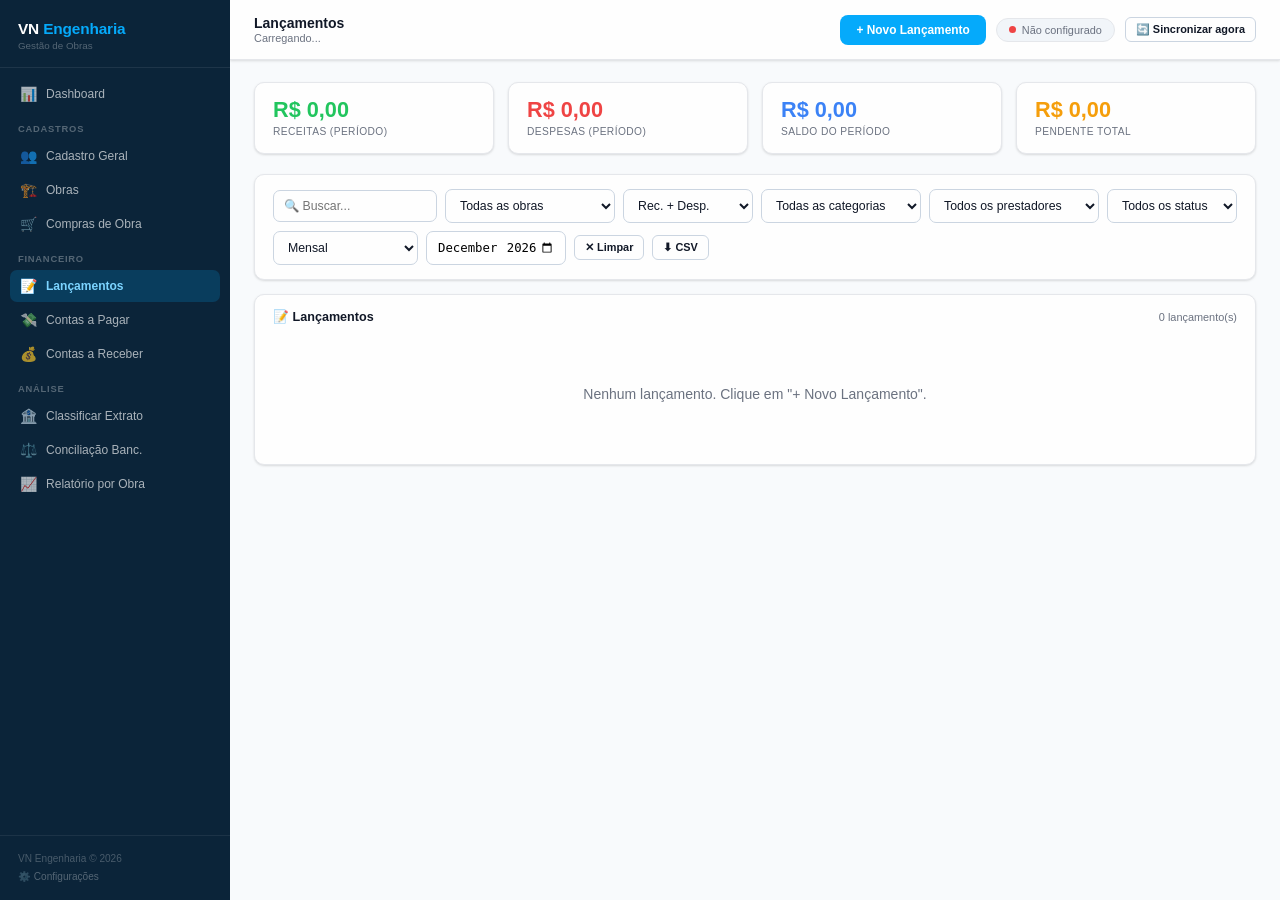
<file: lancamentos/index.html>
<!DOCTYPE html>
<html lang="pt-BR">
<head>
  <meta charset="UTF-8"/>
  <meta name="viewport" content="width=device-width, initial-scale=1.0"/>
  <title>VN Engenharia — Lançamentos</title>
  <link rel="stylesheet" href="../assets/core.css"/>
  <style>
    .val-rec { color: var(--verde);    font-weight: 700; }
    .val-des { color: var(--vermelho); font-weight: 700; }
    .row-rec td:first-child { border-left: 3px solid var(--verde); }
    .row-des td:first-child { border-left: 3px solid var(--vermelho); }
    .concil-check { width: 16px; height: 16px; cursor: pointer; accent-color: var(--brand); }
    .quick-form {
      display: grid;
      grid-template-columns: 100px 80px 1fr 130px 130px 120px 110px auto;
      gap: 6px; align-items: end; margin-bottom: 12px;
    }
    .tipo-toggle { display: flex; gap: 0; border-radius: 7px; overflow: hidden; border: 1px solid var(--cinza2); }
    .tipo-btn-t {
      flex: 1; padding: 8px 6px; border: none; cursor: pointer;
      font-size: 0.78rem; font-weight: 700; text-align: center;
      background: var(--fundo2); color: var(--texto-leve); transition: all .15s;
    }
    .tipo-btn-t.ativo-r { background: var(--verde-bg); color: var(--verde); }
    .tipo-btn-t.ativo-d { background: var(--vermelho-bg); color: var(--vermelho); }
  </style>
</head>
<body>
<div id="sidebar-placeholder"></div>
<div class="main">
  <div class="topbar">
    <div>
      <div class="topbar-titulo">Lançamentos</div>
      <div class="topbar-sub" id="header-sub">Carregando...</div>
    </div>
    <div class="topbar-acoes">
      <button class="btn btn-primary" onclick="abrirModalNovo()">+ Novo Lançamento</button>
      <div class="sync-pill">
        <div class="sync-dot amarelo" id="sync-dot"></div>
        <span id="sync-texto">Conectando</span>
      </div>
      <button class="btn btn-outline btn-sm no-print" onclick="init()" title="Buscar a versão mais recente do GitHub agora">🔄 Sincronizar agora</button>
    </div>
  </div>

  <div class="page">
    <div class="stats-grid">
      <div class="stat verde"><div class="valor" id="st-rec">R$ 0</div><div class="rotulo">Receitas (período)</div></div>
      <div class="stat vermelho"><div class="valor" id="st-des">R$ 0</div><div class="rotulo">Despesas (período)</div></div>
      <div class="stat azul"><div class="valor" id="st-saldo">R$ 0</div><div class="rotulo">Saldo do Período</div></div>
      <div class="stat amarelo"><div class="valor" id="st-pend">R$ 0</div><div class="rotulo">Pendente Total</div></div>
    </div>

    <!-- FILTROS -->
    <div class="card" style="margin-bottom:14px;">
      <div class="card-body" style="display:flex;gap:8px;flex-wrap:wrap;align-items:center;">
        <input type="text" id="busca" placeholder="🔍 Buscar..." class="form-control" style="flex:1;min-width:160px;" oninput="renderLista()"/>
        <select id="f-obra" class="form-control" style="width:170px;" onchange="renderLista()">
          <option value="">Todas as obras</option>
        </select>
        <select id="f-tipo" class="form-control" style="width:130px;" onchange="onFiltroTipo()">
          <option value="">Rec. + Desp.</option>
          <option value="receita">Receitas</option>
          <option value="despesa">Despesas</option>
        </select>
        <select id="f-cat" class="form-control" style="width:160px;" onchange="renderLista()">
          <option value="">Todas as categorias</option>
        </select>
        <select id="f-prestador" class="form-control" style="width:170px;" onchange="renderLista()">
          <option value="">Todos os prestadores</option>
        </select>
        <select id="f-status" class="form-control" style="width:130px;" onchange="renderLista()">
          <option value="">Todos os status</option>
          <option value="pendente">Pendente</option>
          <option value="pago">Pago</option>
          <option value="agendado">Agendado</option>
        </select>
        <select id="f-periodo" class="form-control" style="width:145px;" onchange="onPeriodoChange()">
          <option value="mes">Mensal</option>
          <option value="3m">Últimos 3 meses</option>
          <option value="6m">Últimos 6 meses</option>
          <option value="custom">Personalizado</option>
        </select>
        <input type="month" id="f-mes" class="form-control" style="width:140px;" onchange="renderLista()"/>
        <input type="date" id="f-de" class="form-control" style="width:135px;display:none;" onchange="renderLista()"/>
        <span id="f-range-sep" style="display:none;font-size:.8rem;color:var(--texto-leve);white-space:nowrap;">até</span>
        <input type="date" id="f-ate" class="form-control" style="width:135px;display:none;" onchange="renderLista()"/>
        <button class="btn btn-outline btn-sm" onclick="limparFiltros()">✕ Limpar</button>
        <button class="btn btn-outline btn-sm" onclick="exportarCSV()">⬇ CSV</button>
      </div>
    </div>

    <div class="card">
      <div class="card-header">
        <h2>📝 Lançamentos</h2>
        <span id="contador" style="font-size:0.78rem;color:var(--texto-leve);"></span>
      </div>
      <div class="card-body">
        <div id="lista-container"><div style="text-align:center;padding:48px;color:var(--texto-leve);">Carregando...</div></div>
      </div>
    </div>
  </div>
</div>

<!-- ═══ MODAL LANÇAMENTO ═══ -->
<div class="overlay" id="modal-lanc">
  <div class="modal" style="max-width:680px;max-height:92vh;display:flex;flex-direction:column;">
    <div class="modal-header" style="flex-shrink:0;">
      <h2 id="modal-titulo">Novo Lançamento</h2>
      <button class="btn-fechar" onclick="fecharModal()">✕</button>
    </div>
    <div class="modal-body" style="overflow-y:auto;flex:1;display:flex;flex-direction:column;gap:12px;padding:0 20px 4px;">

      <!-- TIPO TOGGLE -->
      <div>
        <label style="font-size:0.78rem;font-weight:600;color:var(--texto-leve);display:block;margin-bottom:6px;">Tipo *</label>
        <div class="tipo-toggle">
          <button class="tipo-btn-t" id="btn-receita" onclick="setTipo('receita')">💰 RECEITA</button>
          <button class="tipo-btn-t" id="btn-despesa" onclick="setTipo('despesa')">💸 DESPESA</button>
        </div>
      </div>

      <div style="display:grid;grid-template-columns:1fr 1fr;gap:12px;">
        <div class="form-campo">
          <label>Data *</label>
          <input type="date" id="f-data"/>
        </div>
        <div class="form-campo">
          <label>Categoria *</label>
          <select id="f-cat"></select>
        </div>
      </div>

      <div style="display:grid;grid-template-columns:1fr 1fr;gap:12px;">
        <div class="form-campo">
          <label>Obra *</label>
          <select id="f-obra-m">
            <option value="">— Selecione a obra —</option>
          </select>
        </div>
        <div class="form-campo">
          <label>Valor (R$) *</label>
          <input type="number" id="f-valor" min="0" step="0.01" placeholder="0,00"/>
        </div>
      </div>

      <div class="form-campo">
        <label>Descrição</label>
        <input type="text" id="f-desc" placeholder="Ex: Pagamento João semana 28, Medição #3..."/>
      </div>

      <div style="display:grid;grid-template-columns:1fr 1fr;gap:12px;">
        <div class="form-campo">
          <label>Beneficiário / Pagador</label>
          <input type="text" id="f-benef" placeholder="Nome de quem recebe ou paga"/>
        </div>
        <div class="form-campo">
          <label>Forma de Pagamento</label>
          <select id="f-forma">
            <option value="pix">PIX</option>
            <option value="ted">TED / Transferência</option>
            <option value="boleto">Boleto</option>
            <option value="dinheiro">Dinheiro</option>
            <option value="cheque">Cheque</option>
            <option value="outros">Outros</option>
          </select>
        </div>
      </div>

      <div style="display:grid;grid-template-columns:1fr 1fr 1fr;gap:12px;">
        <div class="form-campo">
          <label>Status</label>
          <select id="f-status-m" onchange="onStatusChange()">
            <option value="pendente">Pendente</option>
            <option value="pago">Pago</option>
            <option value="agendado">Agendado</option>
            <option value="cancelado">Cancelado</option>
          </select>
        </div>
        <div class="form-campo">
          <label>Data Vencimento</label>
          <input type="date" id="f-venc"/>
        </div>
        <div class="form-campo" id="campo-pgto" style="display:none;">
          <label>Data Pagamento</label>
          <input type="date" id="f-pgto"/>
        </div>
      </div>

      <div style="display:flex;align-items:center;gap:16px;">
        <label style="display:flex;align-items:center;gap:6px;cursor:pointer;font-size:0.85rem;">
          <input type="checkbox" id="f-reembolso" style="width:auto;accent-color:var(--brand);"/>
          É reembolso de funcionário
        </label>
        <label style="display:flex;align-items:center;gap:6px;cursor:pointer;font-size:0.85rem;">
          <input type="checkbox" id="f-conciliado" style="width:auto;accent-color:var(--brand);"/>
          Conciliado com extrato
        </label>
      </div>

      <div class="form-campo">
        <label>Observações</label>
        <textarea id="f-obs" rows="2" placeholder="Informações adicionais..."></textarea>
      </div>
    </div>
    <div class="modal-footer" style="flex-shrink:0;">
      <button class="btn btn-outline" onclick="fecharModal()">Cancelar</button>
      <button class="btn btn-success" onclick="salvar()">✓ Salvar Lançamento</button>
    </div>
  </div>
</div>

<div class="toast-container" id="toasts"></div>
<script src="../assets/core.js"></script>
<script>
const DATA_PATH  = 'data/lancamentos.json';
const OBRAS_PATH = 'data/obras.json';
const PREST_PATH = 'data/prestadores.json';
const LS_KEY     = 'vne_lanc';
const LS_OBRAS   = 'vne_obras';
const LS_PREST   = 'vne_prestadores';

document.getElementById('sidebar-placeholder').innerHTML = buildSidebar('lancamentos');
document.getElementById('f-mes').value = hoje().slice(0,7);

let lista = []; let sha = null;
let obras = []; let idEditando = null;
let prestadores = [];
let tipoAtual = 'despesa';

// ── INIT ──
async function init() {
  const cfg = getConfig();
  obras       = carregarLocal(LS_OBRAS) || [];
  prestadores = carregarLocal(LS_PREST) || [];
  const localL = carregarLocal(LS_KEY) || [];
  lista = localL;
  preencherDropdownObras();
  preencherDropdownPrestadores();

  // Verificar param de pre-filtro (vindo de CP/CR)
  const params = new URLSearchParams(window.location.search);
  if (params.get('tipo')) document.getElementById('f-tipo').value = params.get('tipo');
  if (params.get('status')) document.getElementById('f-status').value = params.get('status');

  atualizarStats(); renderLista();

  if (!configurado()) { setSyncStatus('vermelho','Não configurado'); return; }
  setSyncStatus('amarelo','Carregando...');
  document.getElementById('header-sub').textContent = `${cfg.owner}/${cfg.repo}`;
  try {
    const [rL, rO, rP] = await Promise.all([carregarDados(DATA_PATH), carregarDados(OBRAS_PATH), carregarDados(PREST_PATH)]);
    lista = rL.lista; sha = rL.sha;
    obras = rO.lista;
    prestadores = rP.lista;
    salvarLocal(LS_KEY, lista);
    salvarLocal(LS_OBRAS, obras);
    salvarLocal(LS_PREST, prestadores);
    preencherDropdownObras();
    preencherDropdownPrestadores();
    atualizarStats(); renderLista();
    setSyncStatus('verde','Conectado');
  } catch(e) {
    setSyncStatus('vermelho','Erro'); toast('Erro ao carregar.','erro');
  }
}

function preencherDropdownPrestadores() {
  const sel = document.getElementById('f-prestador');
  const curr = sel.value;
  sel.innerHTML = '<option value="">Todos os prestadores</option>' +
    prestadores.map(p => `<option value="${p.id}">${esc(p.nome)}${p.funcao?' — '+p.funcao:''}</option>`).join('');
  if (curr) sel.value = curr;
}

function preencherDropdownObras() {
  const selF = document.getElementById('f-obra');
  const selM = document.getElementById('f-obra-m');
  const curr = selF.value;
  selF.innerHTML = '<option value="">Todas as obras</option>' + obras.map(o=>`<option value="${o.id}">${esc(o.nome)}</option>`).join('');
  selM.innerHTML = '<option value="">— Selecione a obra —</option>' + obras.map(o=>`<option value="${o.id}">${esc(o.nome)}</option>`).join('');
  if (curr) selF.value = curr;
}

// ── STATS ──
function atualizarStats() {
  const rng = getPeriodoRange();
  const doMes = lista.filter(l => {
    const d = l.data || '';
    if (rng.prefix && !d.startsWith(rng.prefix)) return false;
    if (rng.de && d < rng.de) return false;
    if (rng.ate && d > rng.ate) return false;
    return true;
  });
  const rec   = doMes.filter(l=>l.tipo==='receita').reduce((s,l)=>s+(l.valor||0),0);
  const des   = doMes.filter(l=>l.tipo==='despesa').reduce((s,l)=>s+(l.valor||0),0);
  const pend  = lista.filter(l=>l.status==='pendente').reduce((s,l)=>s+(l.valor||0),0);
  document.getElementById('st-rec').textContent   = formatarMoeda(rec);
  document.getElementById('st-des').textContent   = formatarMoeda(des);
  document.getElementById('st-saldo').textContent = formatarMoeda(rec-des);
  document.getElementById('st-pend').textContent  = formatarMoeda(pend);
}

// ── PERÍODO ──
function subMonths(dateStr, n) {
  const d = new Date(dateStr + 'T12:00:00');
  d.setMonth(d.getMonth() - n);
  return d.toISOString().slice(0, 10);
}

function getPeriodoRange() {
  const p = document.getElementById('f-periodo').value;
  const h = hoje();
  if (p === 'mes')    return { prefix: document.getElementById('f-mes').value };
  if (p === '3m')     return { de: subMonths(h, 3), ate: h };
  if (p === '6m')     return { de: subMonths(h, 6), ate: h };
  if (p === 'custom') return { de: document.getElementById('f-de').value, ate: document.getElementById('f-ate').value };
  return {};
}

function onPeriodoChange() {
  const p = document.getElementById('f-periodo').value;
  const isMes    = p === 'mes';
  const isCustom = p === 'custom';
  document.getElementById('f-mes').style.display      = isMes    ? '' : 'none';
  document.getElementById('f-de').style.display       = isCustom ? '' : 'none';
  document.getElementById('f-range-sep').style.display= isCustom ? '' : 'none';
  document.getElementById('f-ate').style.display      = isCustom ? '' : 'none';
  renderLista();
}

// ── FILTROS ──
function onFiltroTipo() {
  const tipo = document.getElementById('f-tipo').value;
  const sel  = document.getElementById('f-cat');
  const curr = sel.value;
  if (!tipo) {
    sel.innerHTML = '<option value="">Todas as categorias</option>' +
      [...CATEGORIAS.receita,...CATEGORIAS.despesa].map(c=>`<option value="${c.value}">${c.label}</option>`).join('');
  } else {
    sel.innerHTML = '<option value="">Todas as categorias</option>' +
      CATEGORIAS[tipo].map(c=>`<option value="${c.value}">${c.label}</option>`).join('');
  }
  if ([...sel.options].some(o=>o.value===curr)) sel.value = curr;
  renderLista();
}

function limparFiltros() {
  document.getElementById('busca').value    = '';
  document.getElementById('f-obra').value   = '';
  document.getElementById('f-tipo').value   = '';
  document.getElementById('f-cat').value    = '';
  document.getElementById('f-status').value = '';
  document.getElementById('f-prestador').value = '';
  document.getElementById('f-periodo').value = 'mes';
  document.getElementById('f-mes').value    = hoje().slice(0,7);
  document.getElementById('f-de').value     = '';
  document.getElementById('f-ate').value    = '';
  onPeriodoChange();
}

function renderLista() {
  atualizarStats();
  const busca  = document.getElementById('busca').value.toLowerCase();
  const fObra  = document.getElementById('f-obra').value;
  const fTipo  = document.getElementById('f-tipo').value;
  const fCat   = document.getElementById('f-cat').value;
  const fPrest = document.getElementById('f-prestador').value;
  const fSt    = document.getElementById('f-status').value;
  const rng    = getPeriodoRange();

  let f = [...lista].reverse().filter(l => {
    if (fObra  && l.obraId     !== fObra)  return false;
    if (fTipo  && l.tipo       !== fTipo)  return false;
    if (fCat   && l.categoria  !== fCat)   return false;
    if (fPrest && l.prestadorId !== fPrest) return false;
    if (fSt    && l.status     !== fSt)    return false;
    const d = l.data || '';
    if (rng.prefix && !d.startsWith(rng.prefix)) return false;
    if (rng.de && d < rng.de) return false;
    if (rng.ate && d > rng.ate) return false;
    if (busca && !(`${l.descricao||''} ${l.beneficiario||''} ${l.obs||''}`).toLowerCase().includes(busca)) return false;
    return true;
  });

  document.getElementById('contador').textContent = `${f.length} lançamento(s)`;
  const cont = document.getElementById('lista-container');
  if (!f.length) {
    cont.innerHTML = `<div style="text-align:center;padding:48px;color:var(--texto-leve);">${lista.length?'Nenhum lançamento encontrado para os filtros.':'Nenhum lançamento. Clique em "+ Novo Lançamento".'}</div>`;
    return;
  }

  cont.innerHTML = `<table class="tabela" style="width:100%;">
    <thead><tr>
      <th>Data</th><th>Obra</th><th>Categoria</th><th>Descrição</th>
      <th>Beneficiário</th><th style="text-align:right;">Valor</th>
      <th>Vencimento</th><th>Status</th><th title="Conciliado">✓</th><th>Ações</th>
    </tr></thead>
    <tbody>${f.map(l => {
      const obra     = obras.find(o=>o.id===l.obraId);
      const isRec    = l.tipo === 'receita';
      const valStr   = `${isRec?'+':'-'}${formatarMoeda(l.valor)}`;
      const vencAtras = l.dataVencimento && l.dataVencimento < hoje() && l.status !== 'pago';
      return `<tr class="${isRec?'row-rec':'row-des'}">
        <td style="white-space:nowrap;">${formatarData(l.data)}</td>
        <td style="font-size:0.8rem;">${obra?esc(obra.nome):'<span style="color:var(--texto-leve);">—</span>'}</td>
        <td>
          <span class="badge ${isRec?'verde':'laranja'}" style="font-size:0.7rem;">${labelCategoria(l.tipo,l.categoria)}</span>
          ${l.isReembolso?'<span class="badge cinza" style="font-size:0.68rem;margin-left:2px;">Reimb.</span>':''}
        </td>
        <td style="max-width:200px;overflow:hidden;text-overflow:ellipsis;white-space:nowrap;">${hl(l.descricao||'—',busca)}</td>
        <td style="font-size:0.8rem;color:var(--texto-leve);">${hl(l.beneficiario||'—',busca)}</td>
        <td style="text-align:right;" class="${isRec?'val-rec':'val-des'}">${valStr}</td>
        <td style="font-size:0.8rem;white-space:nowrap;${vencAtras?'color:var(--vermelho);font-weight:700;':''}">${l.dataVencimento?formatarData(l.dataVencimento):'—'}</td>
        <td>${badgeStatus(l.status)}</td>
        <td><input type="checkbox" class="concil-check" ${l.conciliado?'checked':''} onchange="toggleConciliado('${l.id}',this.checked)" title="Conciliado"/></td>
        <td>
          <div style="display:flex;gap:3px;">
            <button class="btn btn-outline btn-sm" onclick='editar(${JSON.stringify(l.id)})' title="Editar">✏️</button>
            ${l.status==='pendente'?`<button class="btn btn-success btn-sm" onclick='marcarPago(${JSON.stringify(l.id)})' title="Marcar como pago">✓</button>`:''}
            <button class="btn btn-outline btn-sm" style="color:var(--vermelho);" onclick='excluir(${JSON.stringify(l.id)})' title="Excluir">🗑</button>
          </div>
        </td>
      </tr>`;
    }).join('')}</tbody>
  </table>`;

  // ── BARRA DE TOTAIS ──
  const totRec   = f.filter(l=>l.tipo==='receita').reduce((s,l)=>s+(l.valor||0),0);
  const totDes   = f.filter(l=>l.tipo==='despesa').reduce((s,l)=>s+(l.valor||0),0);
  const temAmbos = totRec > 0 && totDes > 0;
  const totLabel = temAmbos ? 'Saldo' : totRec > 0 ? 'Total Receitas' : 'Total Despesas';
  const totVal   = temAmbos ? (totRec - totDes) : (totRec || totDes);
  const totColor = temAmbos ? (totVal >= 0 ? 'var(--verde)' : 'var(--vermelho)') : totRec > 0 ? 'var(--verde)' : 'var(--vermelho)';
  cont.innerHTML += `<div style="display:flex;gap:20px;flex-wrap:wrap;align-items:center;padding:10px 14px;background:var(--fundo2);border-top:2px solid var(--cinza);font-size:.83rem;">
    <span style="color:var(--texto-leve);">${f.length} lançamento(s)</span>
    ${totRec>0?`<span>Receitas: <strong style="color:var(--verde);">+${formatarMoeda(totRec)}</strong></span>`:''}
    ${totDes>0?`<span>Despesas: <strong style="color:var(--vermelho);">−${formatarMoeda(totDes)}</strong></span>`:''}
    <span style="margin-left:auto;font-size:.9rem;">${totLabel}: <strong style="color:${totColor};font-size:1rem;">${formatarMoeda(totVal)}</strong></span>
  </div>`;
}

// ── MODAL ──
function setTipo(tipo) {
  tipoAtual = tipo;
  document.getElementById('btn-receita').className = `tipo-btn-t${tipo==='receita'?' ativo-r':''}`;
  document.getElementById('btn-despesa').className = `tipo-btn-t${tipo==='despesa'?' ativo-d':''}`;
  document.getElementById('f-cat').innerHTML = opcoesCategoria(tipo);
}

function onStatusChange() {
  const s = document.getElementById('f-status-m').value;
  document.getElementById('campo-pgto').style.display = s==='pago' ? 'flex' : 'none';
  if (s==='pago' && !document.getElementById('f-pgto').value) {
    document.getElementById('f-pgto').value = hoje();
  }
}

function abrirModalNovo(tipo, obraId) {
  idEditando = null;
  document.getElementById('modal-titulo').textContent = 'Novo Lançamento';
  document.getElementById('f-data').value    = hoje();
  document.getElementById('f-valor').value   = '';
  document.getElementById('f-desc').value    = '';
  document.getElementById('f-benef').value   = '';
  document.getElementById('f-obs').value     = '';
  document.getElementById('f-venc').value    = '';
  document.getElementById('f-pgto').value    = '';
  document.getElementById('f-status-m').value = 'pendente';
  document.getElementById('f-forma').value   = 'pix';
  document.getElementById('f-reembolso').checked  = false;
  document.getElementById('f-conciliado').checked = false;
  document.getElementById('campo-pgto').style.display = 'none';
  if (obraId) document.getElementById('f-obra-m').value = obraId;
  else document.getElementById('f-obra-m').value = '';
  setTipo(tipo || 'despesa');
  document.getElementById('modal-lanc').classList.add('aberto');
  setTimeout(()=>document.getElementById('f-valor').focus(),80);
}

function editar(id) {
  const l = lista.find(x=>x.id===id); if(!l) return;
  idEditando = id;
  document.getElementById('modal-titulo').textContent = 'Editar Lançamento';
  setTipo(l.tipo||'despesa');
  document.getElementById('f-data').value    = l.data||'';
  document.getElementById('f-cat').value     = l.categoria||'';
  document.getElementById('f-obra-m').value  = l.obraId||'';
  document.getElementById('f-valor').value   = l.valor||'';
  document.getElementById('f-desc').value    = l.descricao||'';
  document.getElementById('f-benef').value   = l.beneficiario||'';
  document.getElementById('f-status-m').value = l.status||'pendente';
  document.getElementById('f-forma').value   = l.formaPagamento||'pix';
  document.getElementById('f-venc').value    = l.dataVencimento||'';
  document.getElementById('f-pgto').value    = l.dataPagamento||'';
  document.getElementById('f-reembolso').checked  = !!l.isReembolso;
  document.getElementById('f-conciliado').checked = !!l.conciliado;
  document.getElementById('f-obs').value     = l.obs||'';
  onStatusChange();
  document.getElementById('modal-lanc').classList.add('aberto');
}

function fecharModal() { document.getElementById('modal-lanc').classList.remove('aberto'); }

// ── SALVAR ──
async function salvar() {
  const valor = parseFloat(document.getElementById('f-valor').value);
  if (!valor || valor <= 0) { toast('Informe o valor.','erro'); document.getElementById('f-valor').focus(); return; }
  const data = document.getElementById('f-data').value;
  if (!data) { toast('Informe a data.','erro'); return; }

  const status = document.getElementById('f-status-m').value;
  const lanc = {
    id:            idEditando || uid(),
    tipo:          tipoAtual,
    data,
    categoria:     document.getElementById('f-cat').value,
    obraId:        document.getElementById('f-obra-m').value || null,
    valor,
    descricao:     document.getElementById('f-desc').value.trim(),
    beneficiario:  document.getElementById('f-benef').value.trim(),
    status,
    formaPagamento:document.getElementById('f-forma').value,
    dataVencimento:document.getElementById('f-venc').value || null,
    dataPagamento: status==='pago' ? (document.getElementById('f-pgto').value || hoje()) : null,
    isReembolso:   document.getElementById('f-reembolso').checked,
    conciliado:    document.getElementById('f-conciliado').checked,
    obs:           document.getElementById('f-obs').value.trim(),
    criadoEm:      idEditando?(lista.find(x=>x.id===idEditando)?.criadoEm||hoje()):hoje(),
  };

  lista = idEditando ? lista.map(x=>x.id===idEditando?lanc:x) : [...lista,lanc];
  salvarLocal(LS_KEY, lista);
  fecharModal(); atualizarStats(); renderLista();
  toast('Lançamento salvo!','sucesso');
  await sync(`Lançamento: ${lanc.tipo} ${formatarMoeda(lanc.valor)}`);
}

// ── AÇÕES RÁPIDAS ──
async function marcarPago(id) {
  const l = lista.find(x=>x.id===id); if(!l) return;
  l.status = 'pago'; l.dataPagamento = hoje();
  lista = lista.map(x=>x.id===id?l:x);
  salvarLocal(LS_KEY,lista); atualizarStats(); renderLista();
  toast('Marcado como pago!','sucesso');
  await sync(`Pago: ${l.descricao||formatarMoeda(l.valor)}`);
}

async function toggleConciliado(id, val) {
  const l = lista.find(x=>x.id===id); if(!l) return;
  l.conciliado = val;
  lista = lista.map(x=>x.id===id?l:x);
  salvarLocal(LS_KEY,lista);
  await sync(`Conciliação: ${l.descricao||id}`);
}

async function excluir(id) {
  const l = lista.find(x=>x.id===id); if(!l) return;
  if(!confirm(`Excluir este lançamento?\n${l.descricao||''} — ${formatarMoeda(l.valor)}`)) return;
  lista = lista.filter(x=>x.id!==id);
  salvarLocal(LS_KEY,lista); atualizarStats(); renderLista();
  toast('Excluído.','sucesso');
  await sync(`Excluir lançamento: ${l.descricao||id}`);
}

async function sync(msg) {
  if(!configurado()) return;
  setSyncStatus('amarelo','Sincronizando...');
  try { sha = await salvarDados(DATA_PATH,lista,sha,msg); setSyncStatus('verde','Sincronizado'); }
  catch(e) { setSyncStatus('vermelho','Erro sync'); toast('Erro sync: '+e.message,'aviso'); }
}

// ── EXPORT CSV ──
function exportarCSV() {
  const linhas = [['Data','Tipo','Categoria','Obra','Descrição','Beneficiário','Valor','Status','Vencimento','Conciliado']];
  lista.forEach(l => {
    const obra = obras.find(o=>o.id===l.obraId)?.nome||'';
    linhas.push([l.data,l.tipo,labelCategoria(l.tipo,l.categoria),obra,l.descricao||'',l.beneficiario||'',l.valor,l.status,l.dataVencimento||'',l.conciliado?'Sim':'Não']);
  });
  const csv = linhas.map(r=>r.map(v=>`"${String(v).replace(/"/g,'""')}"`).join(',')).join('\n');
  const a = document.createElement('a');
  a.href = 'data:text/csv;charset=utf-8,' + encodeURIComponent('﻿'+csv);
  a.download = `lancamentos_${hoje()}.csv`;
  a.click();
}

// Inicializar filtro categorias
onFiltroTipo();
init();
</script>
</body>
</html>
</file>
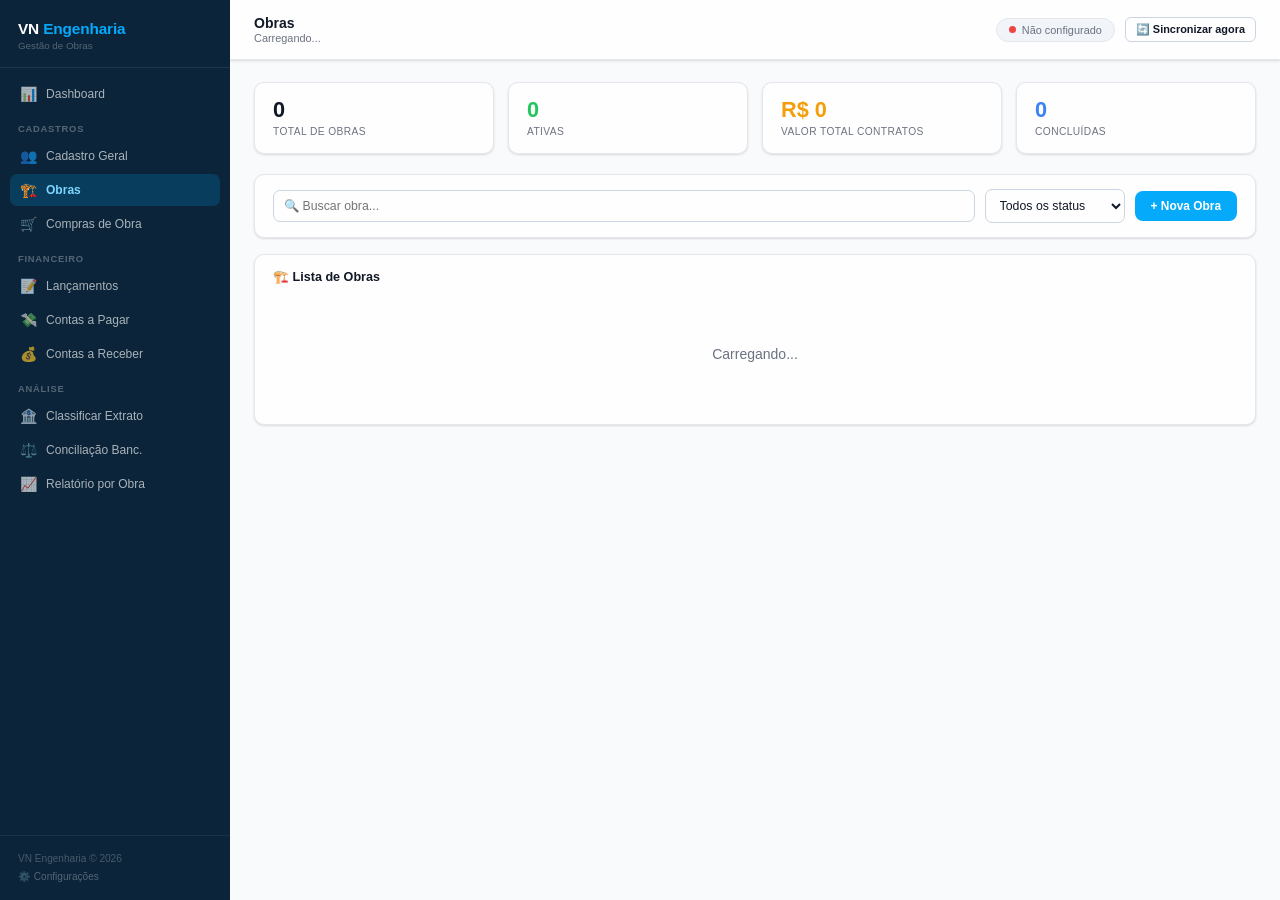
<file: obras/index.html>
<!DOCTYPE html>
<html lang="pt-BR">
<head>
  <meta charset="UTF-8"/>
  <meta name="viewport" content="width=device-width, initial-scale=1.0"/>
  <title>VN Engenharia — Obras</title>
  <link rel="stylesheet" href="../assets/core.css"/>
</head>
<body>
<div id="sidebar-placeholder"></div>
<div class="main">
  <div class="topbar">
    <div>
      <div class="topbar-titulo">Obras</div>
      <div class="topbar-sub" id="header-sub">Carregando...</div>
    </div>
    <div class="topbar-acoes">
      <div class="sync-pill">
        <div class="sync-dot amarelo" id="sync-dot"></div>
        <span id="sync-texto">Conectando</span>
      </div>
      <button class="btn btn-outline btn-sm no-print" onclick="init()" title="Buscar a versão mais recente do GitHub agora">🔄 Sincronizar agora</button>
    </div>
  </div>
  <div class="page">
    <div class="stats-grid">
      <div class="stat"><div class="valor" id="st-total">0</div><div class="rotulo">Total de Obras</div></div>
      <div class="stat verde"><div class="valor" id="st-ativas">0</div><div class="rotulo">Ativas</div></div>
      <div class="stat amarelo"><div class="valor" id="st-contrato">R$ 0</div><div class="rotulo">Valor Total Contratos</div></div>
      <div class="stat azul"><div class="valor" id="st-concluidas">0</div><div class="rotulo">Concluídas</div></div>
    </div>

    <div class="card" style="margin-bottom:16px;">
      <div class="card-body" style="display:flex;gap:10px;align-items:center;flex-wrap:wrap;">
        <input type="text" id="busca" placeholder="🔍 Buscar obra..." class="form-control" style="flex:1;min-width:200px;" oninput="renderLista()"/>
        <select id="filtro-status" class="form-control" style="width:140px;" onchange="renderLista()">
          <option value="">Todos os status</option>
          <option value="ativa">Ativa</option>
          <option value="concluida">Concluída</option>
          <option value="paralisada">Paralisada</option>
        </select>
        <button class="btn btn-primary" onclick="abrirModal()">+ Nova Obra</button>
      </div>
    </div>

    <div class="card">
      <div class="card-header"><h2>🏗️ Lista de Obras</h2></div>
      <div class="card-body">
        <div id="lista-container"><div style="text-align:center;padding:48px;color:var(--texto-leve);">Carregando...</div></div>
      </div>
    </div>
  </div>
</div>

<!-- MODAL OBRA -->
<div class="overlay" id="modal-obra">
  <div class="modal" style="max-width:580px;">
    <div class="modal-header">
      <h2 id="modal-titulo">Nova Obra</h2>
      <button class="btn-fechar" onclick="fecharModal()">✕</button>
    </div>
    <div class="modal-body" style="display:flex;flex-direction:column;gap:12px;padding:0 20px 4px;">
      <div style="display:grid;grid-template-columns:1fr 140px;gap:12px;">
        <div class="form-campo"><label>Nome da Obra *</label><input type="text" id="f-nome" placeholder="Ex: Residência Rua das Flores"/></div>
        <div class="form-campo"><label>Status</label>
          <select id="f-status">
            <option value="ativa">Ativa</option>
            <option value="paralisada">Paralisada</option>
            <option value="concluida">Concluída</option>
          </select>
        </div>
      </div>
      <div style="display:grid;grid-template-columns:1fr 140px 150px;gap:12px;">
        <div class="form-campo"><label>Cliente *</label><input type="text" id="f-cliente" placeholder="Nome do cliente"/></div>
        <div class="form-campo"><label>Valor do Contrato (R$)</label><input type="number" id="f-contrato" placeholder="0,00" step="0.01"/></div>
        <div class="form-campo"><label>Orçamento MO (R$)</label><input type="number" id="f-mo" placeholder="0,00" step="0.01" title="Valor total de mão de obra previsto para esta obra"/></div>
      </div>
      <div class="form-campo"><label>Endereço da Obra</label><input type="text" id="f-endereco" placeholder="Rua, número, bairro, cidade"/></div>
      <div style="display:grid;grid-template-columns:1fr 1fr;gap:12px;">
        <div class="form-campo"><label>Data de Início</label><input type="date" id="f-inicio"/></div>
        <div class="form-campo"><label>Previsão de Conclusão</label><input type="date" id="f-previsao"/></div>
      </div>
      <div class="form-campo">
        <label>Material da Obra</label>
        <select id="f-material">
          <option value="cliente">👤 Cliente fornece o material</option>
          <option value="empresa">🛒 Material incluso — empresa compra</option>
        </select>
        <span class="hint">Se "empresa", os materiais dessa obra viram automaticamente Necessidade de Compra em Compras.</span>
      </div>
      <div class="form-campo"><label>Observações</label><textarea id="f-obs" rows="3" placeholder="Informações adicionais sobre a obra..."></textarea></div>
    </div>
    <div class="modal-footer">
      <button class="btn btn-outline" onclick="fecharModal()">Cancelar</button>
      <button class="btn btn-success" onclick="salvar()">✓ Salvar Obra</button>
    </div>
  </div>
</div>

<div class="toast-container" id="toasts"></div>
<script src="../assets/core.js"></script>
<script>
const DATA_PATH = 'data/obras.json';
const LS_KEY    = 'vne_obras';
document.getElementById('sidebar-placeholder').innerHTML = buildSidebar('obras');

let lista = []; let sha = null; let idEditando = null;

async function init() {
  const cfg = getConfig();
  if (!configurado()) {
    setSyncStatus('vermelho', 'Não configurado');
    const l = carregarLocal(LS_KEY); if (l) { lista = l; atualizarStats(); renderLista(); }
    return;
  }
  setSyncStatus('amarelo', 'Carregando...');
  document.getElementById('header-sub').textContent = `${cfg.owner}/${cfg.repo}`;
  try {
    const res = await carregarDados(DATA_PATH);
    lista = res.lista; sha = res.sha;
    salvarLocal(LS_KEY, lista);
    atualizarStats(); renderLista();
    setSyncStatus('verde', 'Conectado');
  } catch(e) {
    setSyncStatus('vermelho', 'Erro');
    const l = carregarLocal(LS_KEY); if (l) { lista = l; atualizarStats(); renderLista(); toast('Cache local.', 'aviso'); }
    else toast('Erro ao carregar.', 'erro');
  }
}

function atualizarStats() {
  document.getElementById('st-total').textContent     = lista.length;
  document.getElementById('st-ativas').textContent    = lista.filter(o => o.status === 'ativa').length;
  document.getElementById('st-concluidas').textContent= lista.filter(o => o.status === 'concluida').length;
  const total = lista.reduce((s, o) => s + (o.valorContrato || 0), 0);
  document.getElementById('st-contrato').textContent  = formatarMoeda(total);
}

function renderLista() {
  const busca = document.getElementById('busca').value.toLowerCase();
  const fSt   = document.getElementById('filtro-status').value;
  let f = lista.filter(o => {
    if (fSt && o.status !== fSt) return false;
    if (busca && !(`${o.nome} ${o.cliente} ${o.endereco||''}`).toLowerCase().includes(busca)) return false;
    return true;
  });
  const cont = document.getElementById('lista-container');
  if (!f.length) {
    cont.innerHTML = `<div style="text-align:center;padding:48px;color:var(--texto-leve);">${lista.length?'Nenhuma obra encontrada.':'Nenhuma obra cadastrada. Clique em "+ Nova Obra" para começar.'}</div>`;
    return;
  }
  const stMap = { ativa:'verde', concluida:'azul', paralisada:'amarelo' };
  const stLbl = { ativa:'Ativa', concluida:'Concluída', paralisada:'Paralisada' };
  cont.innerHTML = `<table class="tabela" style="width:100%;">
    <thead><tr><th>Nome da Obra</th><th>Cliente</th><th>Valor Contrato</th><th>Orçamento MO</th><th>Início</th><th>Previsão</th><th>Material</th><th>Status</th><th>Ações</th></tr></thead>
    <tbody>${f.map(o => `<tr>
      <td><strong>${hl(o.nome,busca)}</strong>${o.endereco?`<div style="font-size:0.73rem;color:var(--texto-leve);">${esc(o.endereco)}</div>`:''}</td>
      <td>${hl(o.cliente||'—',busca)}</td>
      <td>${o.valorContrato?formatarMoeda(o.valorContrato):'—'}</td>
      <td>${o.valorMaoDeObra?formatarMoeda(o.valorMaoDeObra):'—'}</td>
      <td>${o.dataInicio?formatarData(o.dataInicio):'—'}</td>
      <td>${o.previsaoConclusao?formatarData(o.previsaoConclusao):'—'}</td>
      <td><span class="badge ${o.materialPorConta==='empresa'?'laranja':'cinza'}">${o.materialPorConta==='empresa'?'🛒 Empresa':'👤 Cliente'}</span></td>
      <td><span class="badge ${stMap[o.status]||'cinza'}">${stLbl[o.status]||o.status}</span></td>
      <td><div style="display:flex;gap:4px;">
        <a href="cronograma/?obra=${o.id}" class="btn btn-primary btn-sm" title="Cronograma da Obra">📋 Cronograma</a>
        <button class="btn btn-outline btn-sm" onclick='editar(${JSON.stringify(o.id)})'>✏️</button>
        <a href="../relatorios/?obra=${o.id}" class="btn btn-outline btn-sm" title="Relatório">📈</a>
        <button class="btn btn-outline btn-sm" style="color:var(--vermelho);" onclick='excluir(${JSON.stringify(o.id)})'>🗑</button>
      </div></td>
    </tr>`).join('')}</tbody></table>`;
}

function abrirModal() {
  idEditando = null;
  document.getElementById('modal-titulo').textContent = 'Nova Obra';
  ['f-nome','f-cliente','f-endereco','f-obs'].forEach(id => document.getElementById(id).value='');
  document.getElementById('f-status').value   = 'ativa';
  document.getElementById('f-contrato').value = '';
  document.getElementById('f-mo').value       = '';
  document.getElementById('f-inicio').value   = '';
  document.getElementById('f-previsao').value = '';
  document.getElementById('f-material').value = 'cliente';
  document.getElementById('modal-obra').classList.add('aberto');
  setTimeout(()=>document.getElementById('f-nome').focus(),80);
}

function editar(id) {
  const o = lista.find(x=>x.id===id); if(!o) return;
  idEditando = id;
  document.getElementById('modal-titulo').textContent = 'Editar Obra';
  document.getElementById('f-nome').value      = o.nome||'';
  document.getElementById('f-cliente').value   = o.cliente||'';
  document.getElementById('f-endereco').value  = o.endereco||'';
  document.getElementById('f-status').value    = o.status||'ativa';
  document.getElementById('f-contrato').value  = o.valorContrato||'';
  document.getElementById('f-mo').value        = o.valorMaoDeObra||'';
  document.getElementById('f-inicio').value    = o.dataInicio||'';
  document.getElementById('f-previsao').value  = o.previsaoConclusao||'';
  document.getElementById('f-material').value  = o.materialPorConta||'cliente';
  document.getElementById('f-obs').value       = o.obs||'';
  document.getElementById('modal-obra').classList.add('aberto');
}

function fecharModal() { document.getElementById('modal-obra').classList.remove('aberto'); }

async function salvar() {
  const nome = document.getElementById('f-nome').value.trim();
  if (!nome) { toast('Nome da obra é obrigatório.','erro'); return; }
  const obra = {
    id:               idEditando || uid(),
    nome,
    cliente:          document.getElementById('f-cliente').value.trim(),
    endereco:         document.getElementById('f-endereco').value.trim(),
    status:           document.getElementById('f-status').value,
    valorContrato:    parseFloat(document.getElementById('f-contrato').value)||0,
    valorMaoDeObra:   parseFloat(document.getElementById('f-mo').value)||0,
    dataInicio:       document.getElementById('f-inicio').value||null,
    previsaoConclusao:document.getElementById('f-previsao').value||null,
    materialPorConta: document.getElementById('f-material').value,
    obs:              document.getElementById('f-obs').value.trim(),
    criadoEm:         idEditando?(lista.find(x=>x.id===idEditando)?.criadoEm||hoje()):hoje(),
  };
  lista = idEditando ? lista.map(x=>x.id===idEditando?obra:x) : [...lista,obra];
  salvarLocal(LS_KEY, lista);
  fecharModal(); atualizarStats(); renderLista();
  toast('Obra salva!','sucesso');
  if(configurado()){
    setSyncStatus('amarelo','Sincronizando...');
    try{ sha = await salvarDados(DATA_PATH,lista,sha,`Obra: ${obra.nome}`); setSyncStatus('verde','Sincronizado'); }
    catch(e){ setSyncStatus('vermelho','Erro sync'); toast('Erro sync: '+e.message,'aviso'); }
  }
}

async function excluir(id) {
  const o = lista.find(x=>x.id===id); if(!o) return;
  if(!confirm(`Excluir a obra "${o.nome}"?`)) return;
  lista = lista.filter(x=>x.id!==id);
  salvarLocal(LS_KEY, lista); atualizarStats(); renderLista();
  toast('Obra excluída.','sucesso');
  if(configurado()){ try{ sha=await salvarDados(DATA_PATH,lista,sha,`Excluir obra: ${o.nome}`); }catch(e){toast('Erro sync','aviso');} }
}

init();
</script>
</body>
</html>
</file>
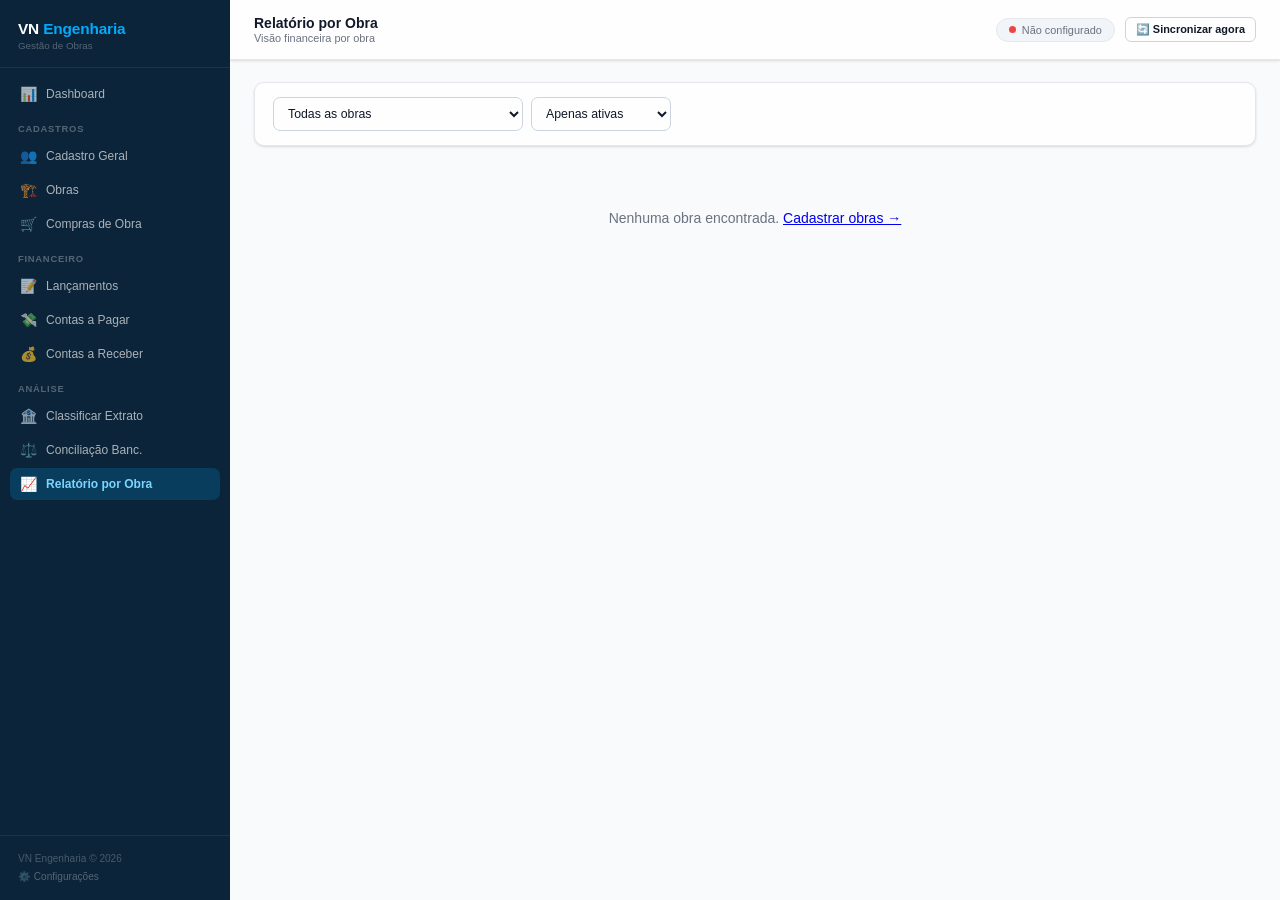
<file: relatorios/index.html>
<!DOCTYPE html>
<html lang="pt-BR">
<head>
  <meta charset="UTF-8"/>
  <meta name="viewport" content="width=device-width, initial-scale=1.0"/>
  <title>VN Engenharia — Relatórios por Obra</title>
  <link rel="stylesheet" href="../assets/core.css"/>
  <style>
    .obra-card {
      border: 1px solid var(--cinza); border-radius: 12px;
      padding: 0; margin-bottom: 20px; background: var(--branco);
      box-shadow: var(--shadow); overflow: hidden;
    }
    .obra-header {
      padding: 14px 20px; background: #0B2439; color: #fff;
      display: flex; justify-content: space-between; align-items: center;
    }
    .obra-header h3 { font-size: 1rem; font-weight: 700; }
    .obra-header .cliente { font-size: 0.78rem; color: rgba(255,255,255,.6); margin-top: 2px; }
    .obra-kpis {
      display: grid; grid-template-columns: repeat(5,1fr);
      gap: 0; border-bottom: 1px solid var(--cinza);
    }
    .kpi-box {
      padding: 14px 16px; text-align: center;
      border-right: 1px solid var(--cinza);
    }
    .kpi-box:last-child { border-right: none; }
    .kpi-val { font-size: 1.15rem; font-weight: 800; }
    .kpi-rot { font-size: 0.7rem; color: var(--texto-leve); margin-top: 3px; text-transform: uppercase; letter-spacing: .04em; }
    .detalhe-grid { display: grid; grid-template-columns: 1fr 1fr; gap: 0; }
    .detalhe-col { padding: 14px 18px; }
    .detalhe-col:first-child { border-right: 1px solid var(--cinza); }
    .detalhe-titulo { font-size: 0.72rem; font-weight: 700; text-transform: uppercase; letter-spacing: .05em; color: var(--texto-leve); margin-bottom: 10px; }
    .detalhe-row { display: flex; justify-content: space-between; align-items: center; padding: 5px 0; border-bottom: 1px solid var(--cinza); font-size: 0.85rem; }
    .detalhe-row:last-child { border-bottom: none; }
    .prog-bar { height: 6px; background: var(--cinza); border-radius: 999px; margin-top: 8px; overflow: hidden; }
    .prog-fill { height: 100%; border-radius: 999px; background: var(--verde); transition: width .5s; }
    .etapa-linha { display:grid; grid-template-columns:28px 1fr 100px 70px; gap:10px; align-items:center; padding:7px 0; border-bottom:1px solid var(--cinza); font-size:.83rem; }
    .etapa-linha:last-child { border-bottom:none; }
    .etapa-ord-mini { width:26px; height:26px; border-radius:50%; background:var(--fundo2); border:1px solid var(--cinza); display:flex; align-items:center; justify-content:center; font-weight:800; font-size:.72rem; color:var(--texto-leve); flex-shrink:0; }
    .etapa-prog-mini { height:6px; background:var(--cinza); border-radius:999px; overflow:hidden; margin-top:4px; }
    .etapa-prog-fill-mini { height:100%; border-radius:999px; transition:width .4s; }
  </style>
</head>
<body>
<div id="sidebar-placeholder"></div>
<div class="main">
  <div class="topbar">
    <div>
      <div class="topbar-titulo">Relatório por Obra</div>
      <div class="topbar-sub" id="header-sub">Visão financeira por obra</div>
    </div>
    <div class="topbar-acoes">
      <div class="sync-pill">
        <div class="sync-dot amarelo" id="sync-dot"></div>
        <span id="sync-texto">Conectando</span>
      </div>
      <button class="btn btn-outline btn-sm no-print" onclick="init()" title="Buscar a versão mais recente do GitHub agora">🔄 Sincronizar agora</button>
    </div>
  </div>
  <div class="page">

    <div class="card" style="margin-bottom:16px;">
      <div class="card-body" style="display:flex;gap:8px;align-items:center;">
        <select id="f-obra" class="form-control" style="width:250px;" onchange="renderRelatorios()">
          <option value="">Todas as obras</option>
        </select>
        <select id="f-status" class="form-control" style="width:140px;" onchange="renderRelatorios()">
          <option value="ativa">Apenas ativas</option>
          <option value="">Todas</option>
          <option value="concluida">Concluídas</option>
        </select>
      </div>
    </div>

    <div id="relatorios-container">
      <div style="text-align:center;padding:48px;color:var(--texto-leve);">Carregando...</div>
    </div>
  </div>
</div>
<div class="toast-container" id="toasts"></div>
<script src="../assets/core.js"></script>
<script>
document.getElementById('sidebar-placeholder').innerHTML = buildSidebar('relatorios');
let obras=[]; let lancamentos=[]; let etapas=[];

const SLbl = {
  planejada:'Planejada', aguardando_etapa:'Aguard. Etapa',
  aguardando_material:'Aguard. Material', aguardando_equipe:'Aguard. Equipe',
  aguardando_equipamento:'Aguard. Equipamento', aguardando_aprovacao:'Aguard. Aprovação',
  liberada:'Liberada', em_execucao:'Em Execução', pausada:'Pausada',
  bloqueada:'Bloqueada', concluida:'Concluída', cancelada:'Cancelada'
};
const SCor = {
  planejada:'cinza', aguardando_etapa:'amarelo', aguardando_material:'amarelo',
  aguardando_equipe:'amarelo', aguardando_equipamento:'amarelo', aguardando_aprovacao:'amarelo',
  liberada:'azul', em_execucao:'verde', pausada:'amarelo',
  bloqueada:'vermelho', concluida:'azul', cancelada:'cinza'
};
const AGUARDANDO = ['aguardando_etapa','aguardando_material','aguardando_equipe','aguardando_equipamento','aguardando_aprovacao','bloqueada'];

async function init() {
  obras=carregarLocal('vne_obras')||[]; lancamentos=carregarLocal('vne_lanc')||[]; etapas=carregarLocal('vne_etapas')||[];
  preencherFiltros(); renderRelatorios();

  // Verificar param ?obra=
  const params=new URLSearchParams(window.location.search);
  const obraId=params.get('obra');
  if(obraId){ document.getElementById('f-obra').value=obraId; document.getElementById('f-status').value=''; renderRelatorios(); history.replaceState({},'','relatorios/'); }

  if(!configurado()){ setSyncStatus('vermelho','Não configurado'); return; }
  setSyncStatus('amarelo','Carregando...');
  try {
    const [rL,rO,rE]=await Promise.all([carregarDados('data/lancamentos.json'),carregarDados('data/obras.json'),carregarDados('data/etapas.json')]);
    lancamentos=rL.lista; obras=rO.lista; etapas=rE.lista;
    salvarLocal('vne_lanc',lancamentos); salvarLocal('vne_obras',obras); salvarLocal('vne_etapas',etapas);
    preencherFiltros(); renderRelatorios();
    setSyncStatus('verde','Conectado');
  } catch(e){ setSyncStatus('vermelho','Erro'); }
}

function preencherFiltros() {
  const sel=document.getElementById('f-obra');
  sel.innerHTML='<option value="">Todas as obras</option>'+obras.map(o=>`<option value="${o.id}">${esc(o.nome)}</option>`).join('');
}

function renderRelatorios() {
  const fObra  = document.getElementById('f-obra').value;
  const fStatus= document.getElementById('f-status').value;

  let obrasFilt = fObra ? obras.filter(o=>o.id===fObra) :
                  fStatus ? obras.filter(o=>o.status===fStatus) : obras;

  const cont = document.getElementById('relatorios-container');
  if(!obrasFilt.length){
    cont.innerHTML=`<div style="text-align:center;padding:48px;color:var(--texto-leve);">Nenhuma obra encontrada. <a href="../obras/">Cadastrar obras →</a></div>`;
    return;
  }

  cont.innerHTML = obrasFilt.map(o => renderObra(o)).join('');
}

const StLbl = {ativa:'Ativa',concluida:'Concluída',paralisada:'Paralisada'};

function calcularDadosObra(o) {
  const lanc = lancamentos.filter(l=>l.obraId===o.id);
  const rec  = { pago: lanc.filter(l=>l.tipo==='receita'&&l.status==='pago').reduce((s,l)=>s+(l.valor||0),0),
                  pend: lanc.filter(l=>l.tipo==='receita'&&l.status==='pendente').reduce((s,l)=>s+(l.valor||0),0) };
  const des  = { pago: lanc.filter(l=>l.tipo==='despesa'&&l.status==='pago').reduce((s,l)=>s+(l.valor||0),0),
                  pend: lanc.filter(l=>l.tipo==='despesa'&&l.status==='pendente').reduce((s,l)=>s+(l.valor||0),0) };
  const saldo = rec.pago - des.pago;
  const contrato = o.valorContrato || 0;
  const percRec = contrato > 0 ? Math.min(100, Math.round(rec.pago/contrato*100)) : null;

  const etObra  = etapas.filter(e=>e.obraId===o.id).sort((a,b)=>(a.ordem||999)-(b.ordem||999));
  const pesoTot = etObra.reduce((s,e)=>s+(e.peso||0),0);
  const fisico  = pesoTot>0
    ? etObra.reduce((s,e)=>s+((e.peso||0)*(e.percentualExecutado||0)/100),0)/pesoTot*100
    : (etObra.length ? etObra.reduce((s,e)=>s+(e.percentualExecutado||0),0)/etObra.length : 0);
  const etConc = etObra.filter(e=>e.status==='concluida').length;
  const etExec = etObra.filter(e=>e.status==='em_execucao').length;
  const etBloq = etObra.filter(e=>AGUARDANDO.includes(e.status)).length;

  let matTotal=0, matPendObrig=0, matValorPrev=0, matValorComp=0;
  etObra.forEach(e=>(e.materiais||[]).forEach(m=>{
    matTotal++;
    matValorPrev += m.valorPrevisto||0;
    matValorComp += m.valorComprado||0;
    if (m.classificacao==='obrigatorio_iniciar' && (m.qtdEntregue||0) < (m.qtdMinIniciar||m.qtdPrevista||0) && (m.qtdMinIniciar||m.qtdPrevista||0)>0) matPendObrig++;
  }));

  const catDes = {};
  lanc.filter(l=>l.tipo==='despesa').forEach(l=>{
    const k=l.categoria||'outros';
    if(!catDes[k]) catDes[k]={pago:0,pend:0};
    if(l.status==='pago') catDes[k].pago+=l.valor||0;
    else if(l.status==='pendente') catDes[k].pend+=l.valor||0;
  });

  const catRec = {};
  lanc.filter(l=>l.tipo==='receita').forEach(l=>{
    const k=l.categoria||'outros-rec';
    if(!catRec[k]) catRec[k]={pago:0,pend:0};
    if(l.status==='pago') catRec[k].pago+=l.valor||0;
    else if(l.status==='pendente') catRec[k].pend+=l.valor||0;
  });

  return { lanc, rec, des, saldo, contrato, percRec, etObra, fisico, etConc, etExec, etBloq, matTotal, matPendObrig, matValorPrev, matValorComp, catDes, catRec };
}

function renderObra(o) {
  const { lanc, rec, des, saldo, contrato, percRec, etObra, fisico, etConc, etExec, etBloq, matTotal, matPendObrig, matValorPrev, matValorComp, catDes, catRec } = calcularDadosObra(o);
  const stCor={ativa:'verde',concluida:'azul',paralisada:'amarelo'};

  return `<div class="obra-card">
    <div class="obra-header">
      <div>
        <h3>🏗️ ${esc(o.nome)}</h3>
        <div class="cliente">${o.cliente?'Cliente: '+esc(o.cliente):''}${o.dataInicio?' · Início: '+formatarData(o.dataInicio):''}</div>
      </div>
      <div style="display:flex;align-items:center;gap:10px;">
        ${contrato?`<div style="text-align:right;"><div style="font-size:0.75rem;color:rgba(255,255,255,.5);">Contrato</div><div style="font-weight:700;color:var(--brand);">${formatarMoeda(contrato)}</div></div>`:''}
        <span class="badge ${stCor[o.status]||'cinza'}">${StLbl[o.status]||o.status}</span>
      </div>
    </div>

    <div class="no-print" style="padding:10px 20px;border-bottom:1px solid var(--cinza);display:flex;gap:8px;justify-content:flex-end;background:var(--fundo2);">
      <button class="btn btn-outline btn-sm" onclick='exportarRelatorioCliente("${o.id}")'>📄 Relatório para o Cliente</button>
      <button class="btn btn-outline btn-sm" onclick='exportarRelatorioInterno("${o.id}")'>🔒 Relatório Interno</button>
    </div>

    <!-- KPIs FINANCEIRO -->
    <div style="padding:8px 20px 0;font-size:.7rem;font-weight:700;text-transform:uppercase;letter-spacing:.05em;color:var(--texto-leve);">💰 Financeiro</div>
    <div class="obra-kpis">
      <div class="kpi-box">
        <div class="kpi-val" style="color:var(--verde);">${formatarMoeda(rec.pago)}</div>
        <div class="kpi-rot">Recebido</div>
        ${percRec!==null?`<div class="prog-bar"><div class="prog-fill" style="width:${percRec}%;"></div></div><div style="font-size:0.7rem;color:var(--texto-leve);margin-top:4px;">${percRec}% do contrato</div>`:''}
      </div>
      <div class="kpi-box">
        <div class="kpi-val" style="color:var(--azul);">${formatarMoeda(rec.pend)}</div>
        <div class="kpi-rot">A Receber</div>
      </div>
      <div class="kpi-box">
        <div class="kpi-val" style="color:var(--vermelho);">${formatarMoeda(des.pago)}</div>
        <div class="kpi-rot">Total Pago</div>
      </div>
      <div class="kpi-box">
        <div class="kpi-val" style="color:var(--laranja);">${formatarMoeda(des.pend)}</div>
        <div class="kpi-rot">A Pagar</div>
      </div>
      <div class="kpi-box">
        <div class="kpi-val" style="color:${saldo>=0?'var(--verde)':'var(--vermelho)'};">${formatarMoeda(saldo)}</div>
        <div class="kpi-rot">Saldo Líquido</div>
      </div>
    </div>

    <!-- KPIs FÍSICO -->
    <div style="padding:10px 20px 0;font-size:.7rem;font-weight:700;text-transform:uppercase;letter-spacing:.05em;color:var(--texto-leve);">🏗️ Andamento Físico</div>
    <div class="obra-kpis">
      <div class="kpi-box">
        <div class="kpi-val" style="color:var(--brand);">${fisico.toFixed(1)}%</div>
        <div class="kpi-rot">% Físico (ponderado)</div>
        <div class="prog-bar"><div class="prog-fill" style="width:${Math.min(100,fisico)}%;background:var(--brand);"></div></div>
      </div>
      <div class="kpi-box">
        <div class="kpi-val">${etObra.length}</div>
        <div class="kpi-rot">Etapas Totais</div>
      </div>
      <div class="kpi-box">
        <div class="kpi-val" style="color:var(--azul);">${etExec}</div>
        <div class="kpi-rot">Em Execução</div>
      </div>
      <div class="kpi-box">
        <div class="kpi-val" style="color:var(--verde);">${etConc}</div>
        <div class="kpi-rot">Concluídas</div>
      </div>
      <div class="kpi-box">
        <div class="kpi-val" style="color:${etBloq?'var(--vermelho)':'var(--texto)'};">${etBloq}</div>
        <div class="kpi-rot">Aguard. / Bloq.</div>
      </div>
    </div>

    <!-- PROGRESSO POR ETAPA -->
    ${etObra.length ? `<div style="padding:14px 18px;border-top:1px solid var(--cinza);">
      <div style="display:flex;justify-content:space-between;align-items:center;margin-bottom:8px;">
        <span class="detalhe-titulo" style="margin:0;">📋 Progresso por Etapa</span>
        <a href="../obras/cronograma/?obra=${o.id}" style="font-size:0.78rem;color:var(--brand);">Ver cronograma →</a>
      </div>
      ${etObra.map(e=>{
        const pct = e.percentualExecutado||0;
        const cor = e.status==='concluida' ? 'var(--verde)' : e.status==='em_execucao' ? 'var(--brand)' : AGUARDANDO.includes(e.status) ? 'var(--vermelho)' : 'var(--cinza2)';
        return `<div class="etapa-linha">
          <div class="etapa-ord-mini">${e.ordem||'—'}</div>
          <div>
            <div style="font-weight:600;">${esc(e.nome)}${e.responsavel?` <span style="font-weight:400;color:var(--texto-leve);">· 👤 ${esc(e.responsavel)}</span>`:''}</div>
            <div class="etapa-prog-mini"><div class="etapa-prog-fill-mini" style="width:${pct}%;background:${cor};"></div></div>
          </div>
          <span class="badge ${SCor[e.status]||'cinza'}" style="justify-self:start;">${SLbl[e.status]||e.status}</span>
          <span style="text-align:right;font-weight:700;">${pct}%</span>
        </div>`;
      }).join('')}
    </div>` : `<div style="padding:14px 18px;border-top:1px solid var(--cinza);color:var(--texto-leve);font-size:0.84rem;">
      Nenhuma etapa cadastrada nesta obra. <a href="../obras/cronograma/?obra=${o.id}" style="color:var(--brand);">Criar cronograma →</a>
    </div>`}

    <!-- MATERIAIS -->
    ${matTotal ? `<div style="padding:10px 18px;border-top:1px solid var(--cinza);display:flex;gap:18px;align-items:center;flex-wrap:wrap;font-size:.82rem;">
      <span class="detalhe-titulo" style="margin:0;">📦 Materiais</span>
      <span>${matTotal} cadastrado(s)</span>
      <span style="color:${matPendObrig?'var(--vermelho)':'var(--verde)'};font-weight:700;">${matPendObrig} obrigatório(s) pendente(s)</span>
      ${matValorPrev?`<span>Previsto: <strong>${formatarMoeda(matValorPrev)}</strong></span>`:''}
      ${matValorComp?`<span>Comprado: <strong>${formatarMoeda(matValorComp)}</strong></span>`:''}
      <a href="../compras/?obra=${o.id}" style="margin-left:auto;font-size:0.78rem;color:var(--brand);">Ver em Compras →</a>
    </div>` : ''}

    <!-- DETALHAMENTO -->
    <div class="detalhe-grid">
      <!-- Despesas por categoria -->
      <div class="detalhe-col">
        <div class="detalhe-titulo">💸 Despesas por Categoria</div>
        ${Object.keys(catDes).length ? Object.entries(catDes).sort((a,b)=>(b[1].pago+b[1].pend)-(a[1].pago+a[1].pend)).map(([k,v])=>`
          <div class="detalhe-row">
            <span>${labelCategoria('despesa',k)}</span>
            <span>
              <span style="color:var(--vermelho);font-weight:700;">${formatarMoeda(v.pago)}</span>
              ${v.pend?`<span style="font-size:0.75rem;color:var(--texto-leve);margin-left:6px;">+${formatarMoeda(v.pend)} pend.</span>`:''}
            </span>
          </div>`).join('')
        : '<div style="color:var(--texto-leve);font-size:0.84rem;">Sem despesas registradas.</div>'}
      </div>
      <!-- Receitas por categoria -->
      <div class="detalhe-col">
        <div class="detalhe-titulo">💰 Receitas por Categoria</div>
        ${Object.keys(catRec).length ? Object.entries(catRec).sort((a,b)=>(b[1].pago+b[1].pend)-(a[1].pago+a[1].pend)).map(([k,v])=>`
          <div class="detalhe-row">
            <span>${labelCategoria('receita',k)}</span>
            <span>
              <span style="color:var(--verde);font-weight:700;">${formatarMoeda(v.pago)}</span>
              ${v.pend?`<span style="font-size:0.75rem;color:var(--texto-leve);margin-left:6px;">+${formatarMoeda(v.pend)} pend.</span>`:''}
            </span>
          </div>`).join('')
        : '<div style="color:var(--texto-leve);font-size:0.84rem;">Sem receitas registradas.</div>'}
      </div>
    </div>

    <!-- ÚLTIMOS LANÇAMENTOS DA OBRA -->
    <div style="padding:12px 18px;border-top:1px solid var(--cinza);">
      <div style="display:flex;justify-content:space-between;align-items:center;margin-bottom:8px;">
        <span style="font-size:0.72rem;font-weight:700;text-transform:uppercase;letter-spacing:.05em;color:var(--texto-leve);">Últimos Lançamentos</span>
        <a href="../lancamentos/?obra=${o.id}" style="font-size:0.78rem;color:var(--brand);">Ver todos →</a>
      </div>
      ${lanc.length ? [...lanc].reverse().slice(0,4).map(l=>`
        <div style="display:flex;justify-content:space-between;align-items:center;padding:5px 0;border-bottom:1px solid var(--cinza);font-size:0.82rem;">
          <div>
            <span style="color:${l.tipo==='receita'?'var(--verde)':'var(--vermelho)'};">●</span>
            <span style="margin-left:6px;">${esc(l.descricao||labelCategoria(l.tipo,l.categoria))}</span>
            <span style="color:var(--texto-leve);margin-left:8px;font-size:0.75rem;">${formatarData(l.data)}</span>
          </div>
          <div style="font-weight:700;color:${l.tipo==='receita'?'var(--verde)':'var(--vermelho)'};">
            ${l.tipo==='receita'?'+':'-'}${formatarMoeda(l.valor)}
            ${badgeStatus(l.status).replace('<span','<span style="margin-left:6px;"')}
          </div>
        </div>`).join('')
      : '<div style="color:var(--texto-leve);font-size:0.83rem;">Nenhum lançamento nesta obra.</div>'}
    </div>
  </div>`;
}

// ── RELATÓRIO INTERNO (completo, com custos e mão de obra — não enviar ao cliente) ──
function exportarRelatorioInterno(obraId) {
  const o = obras.find(x=>x.id===obraId); if (!o) return;
  const d = calcularDadosObra(o);
  toast('Gerando relatório interno — não deve ser enviado ao cliente.', 'aviso');

  const corpo = `
    <div style="background:#FEF2F2;border:2px solid #EF4444;border-radius:8px;padding:12px 16px;margin-bottom:20px;font-weight:700;color:#991B1B;">
      ⚠️ RELATÓRIO INTERNO — contém custos, mão de obra e margens da obra. NÃO deve ser apresentado, impresso ou enviado ao cliente.
    </div>
    <table style="margin-bottom:16px;"><tbody>
      <tr><th style="width:200px;">Obra</th><td>${esc(o.nome)}</td></tr>
      <tr><th>Cliente</th><td>${esc(o.cliente||'—')}</td></tr>
      <tr><th>Status</th><td>${StLbl[o.status]||o.status}</td></tr>
      <tr><th>Endereço</th><td>${esc(o.endereco||'—')}</td></tr>
      <tr><th>Valor do Contrato</th><td>${formatarMoeda(d.contrato)}</td></tr>
    </tbody></table>

    <h3 style="margin:18px 0 8px;">💰 Financeiro</h3>
    <table><tbody>
      <tr><th style="width:200px;">Recebido</th><td>${formatarMoeda(d.rec.pago)}${d.percRec!==null?` (${d.percRec}% do contrato)`:''}</td></tr>
      <tr><th>A Receber</th><td>${formatarMoeda(d.rec.pend)}</td></tr>
      <tr><th>Total Pago (despesas)</th><td>${formatarMoeda(d.des.pago)}</td></tr>
      <tr><th>A Pagar (despesas)</th><td>${formatarMoeda(d.des.pend)}</td></tr>
      <tr><th>Saldo Líquido</th><td>${formatarMoeda(d.saldo)}</td></tr>
    </tbody></table>

    <h3 style="margin:18px 0 8px;">💸 Despesas por Categoria (inclui Mão de Obra)</h3>
    <table><thead><tr><th>Categoria</th><th>Pago</th><th>Pendente</th></tr></thead><tbody>
    ${Object.keys(d.catDes).length ? Object.entries(d.catDes).sort((a,b)=>(b[1].pago+b[1].pend)-(a[1].pago+a[1].pend)).map(([k,v])=>`<tr><td>${labelCategoria('despesa',k)}</td><td>${formatarMoeda(v.pago)}</td><td>${formatarMoeda(v.pend)}</td></tr>`).join('') : '<tr><td colspan="3">Sem despesas registradas.</td></tr>'}
    </tbody></table>

    <h3 style="margin:18px 0 8px;">💰 Receitas por Categoria</h3>
    <table><thead><tr><th>Categoria</th><th>Pago</th><th>Pendente</th></tr></thead><tbody>
    ${Object.keys(d.catRec).length ? Object.entries(d.catRec).sort((a,b)=>(b[1].pago+b[1].pend)-(a[1].pago+a[1].pend)).map(([k,v])=>`<tr><td>${labelCategoria('receita',k)}</td><td>${formatarMoeda(v.pago)}</td><td>${formatarMoeda(v.pend)}</td></tr>`).join('') : '<tr><td colspan="3">Sem receitas registradas.</td></tr>'}
    </tbody></table>

    <h3 style="margin:18px 0 8px;">🏗️ Andamento Físico</h3>
    <table><tbody>
      <tr><th style="width:200px;">% Físico (ponderado)</th><td>${d.fisico.toFixed(1)}%</td></tr>
      <tr><th>Etapas Totais</th><td>${d.etObra.length}</td></tr>
      <tr><th>Em Execução</th><td>${d.etExec}</td></tr>
      <tr><th>Concluídas</th><td>${d.etConc}</td></tr>
      <tr><th>Aguardando / Bloqueadas</th><td>${d.etBloq}</td></tr>
    </tbody></table>

    <h3 style="margin:18px 0 8px;">📋 Progresso por Etapa</h3>
    <table><thead><tr><th>Etapa</th><th>Status</th><th>% Executado</th><th>Responsável</th></tr></thead><tbody>
    ${d.etObra.length ? d.etObra.map(e=>`<tr><td>${esc(e.nome)}</td><td>${SLbl[e.status]||e.status}</td><td>${e.percentualExecutado||0}%</td><td>${esc(e.responsavel||'—')}</td></tr>`).join('') : '<tr><td colspan="4">Nenhuma etapa cadastrada.</td></tr>'}
    </tbody></table>

    <h3 style="margin:18px 0 8px;">📦 Materiais</h3>
    <table><tbody>
      <tr><th style="width:200px;">Total Cadastrado</th><td>${d.matTotal}</td></tr>
      <tr><th>Obrigatórios Pendentes</th><td>${d.matPendObrig}</td></tr>
      <tr><th>Valor Previsto</th><td>${formatarMoeda(d.matValorPrev)}</td></tr>
      <tr><th>Valor Comprado</th><td>${formatarMoeda(d.matValorComp)}</td></tr>
    </tbody></table>
  `;
  abrirDocumentoImpressao(`🔒 Relatório Interno — ${esc(o.nome)}`, `Cliente: ${esc(o.cliente||'—')} · Uso interno — não distribuir`, corpo);
}

// ── RELATÓRIO PARA O CLIENTE (sem custos internos, sem mão de obra) ──
function exportarRelatorioCliente(obraId) {
  const o = obras.find(x=>x.id===obraId); if (!o) return;
  const d = calcularDadosObra(o);

  const concluidas = d.etObra.filter(e=>e.status==='concluida');
  const faltantes  = d.etObra.filter(e=>e.status!=='concluida');
  const saldoReceber = Math.max(d.contrato - d.rec.pago, 0);

  const alertasMaterial = [];
  d.etObra.forEach(e=>(e.materiais||[]).forEach(m=>{
    const min = m.qtdMinIniciar||m.qtdPrevista||0;
    const falta = min - (m.qtdEntregue||0);
    if (m.classificacao==='obrigatorio_iniciar' && min>0 && falta>0) {
      alertasMaterial.push({ etapa: e.nome, material: m.nome, unidade: m.unidade, falta });
    }
  }));

  const corpo = `
    <table style="margin-bottom:20px;"><tbody>
      <tr><th style="width:200px;">Obra</th><td>${esc(o.nome)}</td></tr>
      <tr><th>Cliente</th><td>${esc(o.cliente||'—')}</td></tr>
      <tr><th>Endereço</th><td>${esc(o.endereco||'—')}</td></tr>
      ${o.dataInicio?`<tr><th>Início</th><td>${formatarData(o.dataInicio)}</td></tr>`:''}
      ${o.previsaoConclusao?`<tr><th>Previsão de Conclusão</th><td>${formatarData(o.previsaoConclusao)}</td></tr>`:''}
    </tbody></table>

    <h3 style="margin:18px 0 8px;">🏗️ Andamento da Obra</h3>
    <table><tbody>
      <tr><th style="width:220px;">Progresso Físico</th><td><strong>${d.fisico.toFixed(0)}%</strong> concluído</td></tr>
      <tr><th>Etapas Concluídas</th><td>${d.etConc} de ${d.etObra.length}</td></tr>
    </tbody></table>

    <h3 style="margin:18px 0 8px;">✅ Etapas Concluídas</h3>
    <table><thead><tr><th>Etapa</th><th>Conclusão</th></tr></thead><tbody>
    ${concluidas.length ? concluidas.map(e=>`<tr><td>${esc(e.nome)}</td><td>${e.dataRealFim?formatarData(e.dataRealFim):'—'}</td></tr>`).join('') : '<tr><td colspan="2">Nenhuma etapa concluída ainda.</td></tr>'}
    </tbody></table>

    <h3 style="margin:18px 0 8px;">🔧 Etapas em Andamento / Faltantes</h3>
    <table><thead><tr><th>Etapa</th><th>Status</th><th>% Executado</th></tr></thead><tbody>
    ${faltantes.length ? faltantes.map(e=>`<tr><td>${esc(e.nome)}</td><td>${SLbl[e.status]||e.status}</td><td>${e.percentualExecutado||0}%</td></tr>`).join('') : '<tr><td colspan="3">Todas as etapas concluídas.</td></tr>'}
    </tbody></table>

    ${alertasMaterial.length ? `<h3 style="margin:18px 0 8px;">⚠️ Materiais Aguardando Entrega</h3>
    <table><thead><tr><th>Etapa</th><th>Material</th><th>Quantidade Faltante</th></tr></thead><tbody>
      ${alertasMaterial.map(a=>`<tr><td>${esc(a.etapa)}</td><td>${esc(a.material)}</td><td>${a.falta} ${esc(a.unidade||'')}</td></tr>`).join('')}
    </tbody></table>` : ''}

    <h3 style="margin:18px 0 8px;">💰 Resumo Financeiro</h3>
    <table><tbody>
      <tr><th style="width:220px;">Valor do Contrato</th><td>${formatarMoeda(d.contrato)}</td></tr>
      <tr><th>Total já Recebido</th><td>${formatarMoeda(d.rec.pago)}</td></tr>
      <tr><th>Saldo a Receber</th><td>${formatarMoeda(saldoReceber)}</td></tr>
      ${d.percRec!==null?`<tr><th>% do Contrato Pago</th><td>${d.percRec}%</td></tr>`:''}
    </tbody></table>
  `;
  abrirDocumentoImpressao(`Relatório da Obra — ${esc(o.nome)}`, `${o.cliente?('Cliente: '+esc(o.cliente)+' · '):''}Gerado em ${new Date().toLocaleDateString('pt-BR')}`, corpo);
}

init();
</script>
</body>
</html>
</file>
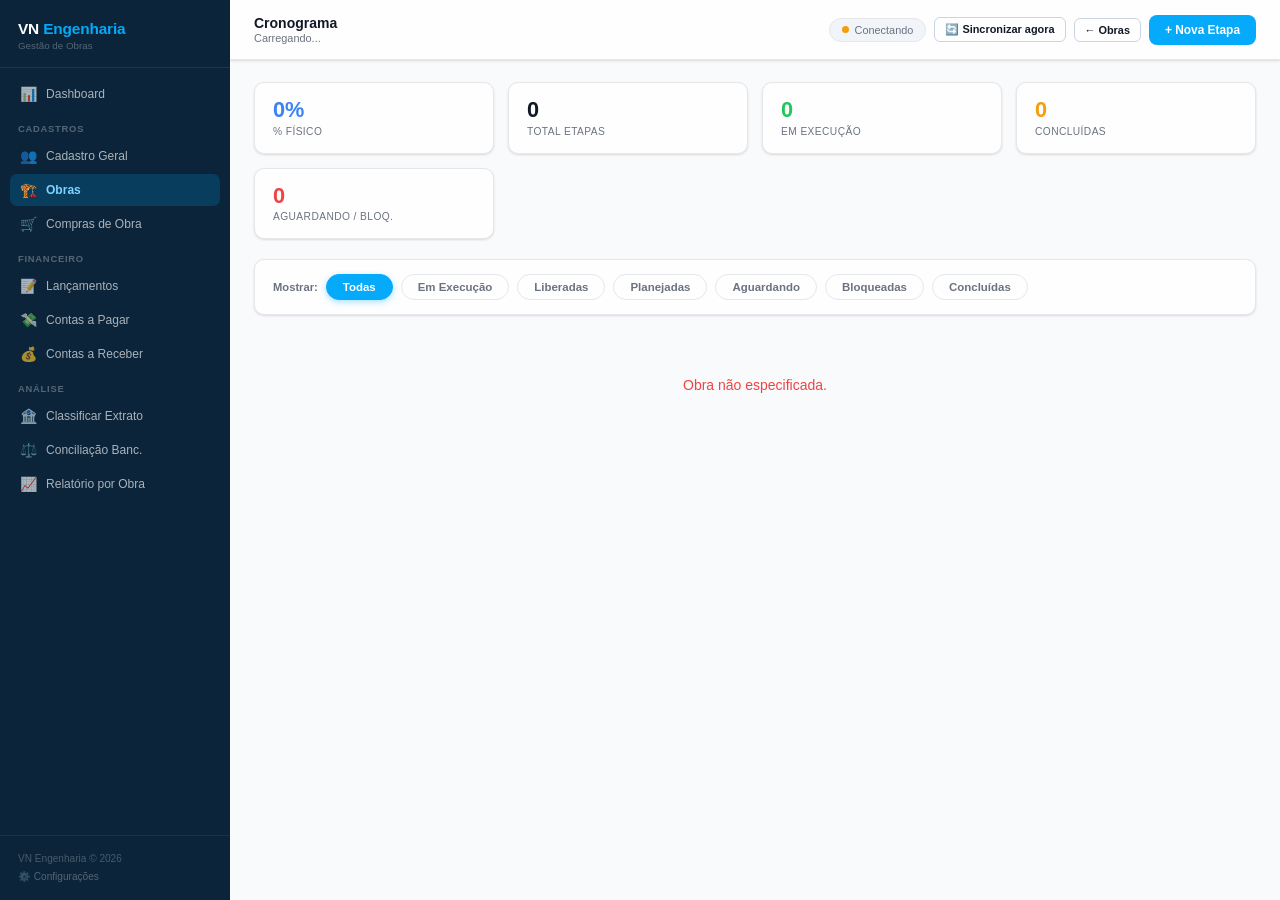
<file: obras/cronograma/index.html>
<!DOCTYPE html>
<html lang="pt-BR">
<head>
  <meta charset="UTF-8"/>
  <meta name="viewport" content="width=device-width, initial-scale=1.0"/>
  <title>VN Engenharia — Cronograma</title>
  <link rel="stylesheet" href="../../assets/core.css"/>
  <style>
    .etapa-card { background:var(--branco); border:1px solid var(--cinza); border-radius:10px; margin-bottom:8px; overflow:hidden; transition:box-shadow .15s; }
    .etapa-card:hover { box-shadow:0 2px 10px rgba(0,0,0,.09); }
    .etapa-header { display:grid; grid-template-columns:52px 1fr auto; gap:12px; align-items:center; padding:12px 16px; cursor:pointer; }
    .etapa-ordem { width:40px; height:40px; border-radius:50%; display:flex; align-items:center; justify-content:center; font-weight:800; font-size:.95rem; flex-shrink:0; }
    .etapa-body { padding:0 16px 14px 78px; display:none; border-top:1px solid var(--cinza); margin-top:4px; padding-top:12px; }
    .etapa-body.aberto { display:block; }
    .prog-bar { height:6px; background:var(--cinza); border-radius:3px; overflow:hidden; margin:6px 0 2px; }
    .prog-fill { height:100%; border-radius:3px; transition:width .4s; }
    .dep-tag { display:inline-flex; align-items:center; gap:5px; background:var(--fundo2); border:1px solid var(--cinza); border-radius:6px; padding:3px 9px; font-size:.73rem; margin:2px; }
    .cl-item { display:flex; align-items:flex-start; gap:10px; padding:9px 0; border-bottom:1px solid var(--cinza); }
    .cl-item:last-child { border-bottom:none; }
    @keyframes pulsar { 0%,100%{opacity:1} 50%{opacity:.55} }
    .pulsing { animation:pulsar 2s ease-in-out infinite; }

    .sp { display:inline-flex; align-items:center; padding:2px 10px; border-radius:999px; font-size:.72rem; font-weight:700; }
    .sp-planejada             { background:#f3f4f6; color:#374151; }
    .sp-aguardando_etapa      { background:#fef3c7; color:#92400e; }
    .sp-aguardando_material   { background:#fef3c7; color:#92400e; }
    .sp-aguardando_equipe     { background:#fef3c7; color:#92400e; }
    .sp-aguardando_equipamento{ background:#fef3c7; color:#92400e; }
    .sp-aguardando_aprovacao  { background:#fef3c7; color:#92400e; }
    .sp-liberada   { background:#dbeafe; color:#1e40af; }
    .sp-em_execucao{ background:#d1fae5; color:#065f46; }
    .sp-pausada    { background:#fef3c7; color:#92400e; }
    .sp-bloqueada  { background:#fee2e2; color:#991b1b; }
    .sp-concluida  { background:#d1fae5; color:#065f46; }
    .sp-cancelada  { background:#f3f4f6; color:#6b7280; }

    .ord-planejada             { background:#f3f4f6; color:#374151; }
    .ord-aguardando_etapa      { background:#fef3c7; color:#92400e; }
    .ord-aguardando_material   { background:#fef3c7; color:#92400e; }
    .ord-aguardando_equipe     { background:#fef3c7; color:#92400e; }
    .ord-aguardando_equipamento{ background:#fef3c7; color:#92400e; }
    .ord-aguardando_aprovacao  { background:#fef3c7; color:#92400e; }
    .ord-liberada   { background:#dbeafe; color:#1e40af; }
    .ord-em_execucao{ background:#d1fae5; color:#065f46; }
    .ord-pausada    { background:#fef3c7; color:#92400e; }
    .ord-bloqueada  { background:#fee2e2; color:#991b1b; }
    .ord-concluida  { background:#d1fae5; color:#065f46; }
    .ord-cancelada  { background:#f3f4f6; color:#6b7280; }

    .ms-pendente { background:#fee2e2; color:#991b1b; }
    .ms-comprado { background:#fef3c7; color:#92400e; }
    .ms-parcial  { background:#dbeafe; color:#1e40af; }
    .ms-min_ok   { background:#d1fae5; color:#065f46; }
    .ms-entregue { background:#d1fae5; color:#065f46; }

    /* ── Linha de material (sem tabela — nunca precisa de rolagem lateral) ── */
    .mat-linha { border:1px solid var(--cinza); border-radius:9px; padding:11px 14px; margin-bottom:8px; background:var(--fundo2); }
    .mat-linha-topo { display:flex; justify-content:space-between; align-items:center; gap:8px; flex-wrap:wrap; }
    .mat-linha-nome { font-size:.88rem; }
    .mat-linha-tag { font-size:.68rem; background:var(--branco); border:1px solid var(--cinza); padding:1px 7px; border-radius:4px; margin-left:7px; color:var(--texto-leve); white-space:nowrap; }
    .mat-linha-stats { display:flex; gap:6px 16px; flex-wrap:wrap; margin-top:8px; font-size:.78rem; color:var(--texto-leve); }
    .mat-linha-stats strong { color:var(--texto); }
    .mat-linha-acoes { display:flex; gap:6px; flex-wrap:wrap; margin-top:9px; justify-content:flex-end; align-items:center; }
    .mat-linha-selo { font-size:.72rem; color:var(--texto-leve); padding:2px 6px; }
  </style>
</head>
<body>
<div id="sidebar-placeholder"></div>
<div class="main">
  <div class="topbar">
    <div>
      <div class="topbar-titulo" id="tb-titulo">Cronograma</div>
      <div class="topbar-sub"   id="tb-sub">Carregando...</div>
    </div>
    <div class="topbar-acoes" style="display:flex;gap:8px;align-items:center;flex-wrap:wrap;">
      <div class="sync-pill">
        <div class="sync-dot amarelo" id="sync-dot"></div>
        <span id="sync-texto">Conectando</span>
      </div>
      <button class="btn btn-outline btn-sm no-print" onclick="init()" title="Buscar a versão mais recente do GitHub agora">🔄 Sincronizar agora</button>
      <button class="btn btn-outline btn-sm no-print" id="btn-exportar-mat" style="display:none;" onclick="exportarMateriaisObra()" title="Exportar lista de materiais faltantes para enviar ao cliente">📤 Exportar Materiais</button>
      <a href="../" class="btn btn-outline btn-sm">← Obras</a>
      <button class="btn btn-primary" onclick="iniciarAssistenteEtapa()">+ Nova Etapa</button>
    </div>
  </div>
  <div class="page">

    <div class="stats-grid">
      <div class="stat azul">   <div class="valor" id="st-fis">0%</div>   <div class="rotulo">% Físico</div></div>
      <div class="stat">        <div class="valor" id="st-tot">0</div>    <div class="rotulo">Total Etapas</div></div>
      <div class="stat verde">  <div class="valor" id="st-exec">0</div>   <div class="rotulo">Em Execução</div></div>
      <div class="stat amarelo"><div class="valor" id="st-conc">0</div>   <div class="rotulo">Concluídas</div></div>
      <div class="stat vermelho"><div class="valor" id="st-bloc">0</div>  <div class="rotulo">Aguardando / Bloq.</div></div>
    </div>

    <div class="card" style="margin-bottom:14px;">
      <div class="card-body" style="display:flex;gap:8px;align-items:center;flex-wrap:wrap;">
        <span style="font-size:.8rem;font-weight:700;color:var(--texto-leve);">Mostrar:</span>
        <button class="chip ativo" id="chip-todas"  onclick="setFiltro('')">Todas</button>
        <button class="chip" id="chip-exec"  onclick="setFiltro('em_execucao')">Em Execução</button>
        <button class="chip" id="chip-lib"   onclick="setFiltro('liberada')">Liberadas</button>
        <button class="chip" id="chip-plan"  onclick="setFiltro('planejada')">Planejadas</button>
        <button class="chip" id="chip-ag"    onclick="setFiltro('aguardando')">Aguardando</button>
        <button class="chip" id="chip-bloc"  onclick="setFiltro('bloqueada')">Bloqueadas</button>
        <button class="chip" id="chip-conc"  onclick="setFiltro('concluida')">Concluídas</button>
      </div>
    </div>

    <div id="lista-etapas"></div>
  </div>
</div>

<!-- ══ MODAL ETAPA ══ -->
<div class="overlay" id="modal-etapa">
  <div class="modal" style="max-width:700px;max-height:92vh;overflow-y:auto;">
    <div class="modal-header">
      <h2 id="me-titulo">Nova Etapa</h2>
      <button class="btn-fechar" onclick="fecharModalEtapa()">✕</button>
    </div>
    <div class="modal-body" style="display:flex;flex-direction:column;gap:12px;padding:0 20px 4px;">
      <div id="wiz-progress-etapa" style="display:none;font-size:.78rem;font-weight:700;color:var(--brand);">Passo 1 de 3 — Dados da Etapa</div>

      <div style="display:grid;grid-template-columns:1fr 100px 90px;gap:12px;">
        <div class="form-campo"><label>Nome da Etapa *</label><input type="text" id="e-nome" placeholder="Ex: Fundação"/></div>
        <div class="form-campo"><label>Código</label><input type="text" id="e-cod" placeholder="01"/></div>
        <div class="form-campo"><label>Ordem</label><input type="number" id="e-ord" min="1"/></div>
      </div>

      <div style="display:grid;grid-template-columns:1fr 1fr;gap:12px;">
        <div class="form-campo"><label>Categoria</label>
          <select id="e-cat">
            <option value="fundacao">Fundação</option>
            <option value="estrutura">Estrutura</option>
            <option value="alvenaria">Alvenaria</option>
            <option value="cobertura">Cobertura</option>
            <option value="instalacoes">Instalações</option>
            <option value="acabamento">Acabamento</option>
            <option value="externo">Externo / Urbanização</option>
            <option value="outros" selected>Outros</option>
          </select>
        </div>
        <div class="form-campo"><label>Responsável</label><input type="text" id="e-resp" placeholder="Nome do responsável"/></div>
      </div>

      <div class="form-campo"><label>Descrição</label><textarea id="e-desc" rows="2" placeholder="Descreva a etapa..."></textarea></div>

      <div style="display:grid;grid-template-columns:1fr 1fr;gap:12px;">
        <div class="form-campo"><label>Data Prevista Início</label><input type="date" id="e-pi"/></div>
        <div class="form-campo"><label>Data Prevista Término</label><input type="date" id="e-pf"/></div>
      </div>
      <div style="display:grid;grid-template-columns:1fr 1fr;gap:12px;">
        <div class="form-campo"><label>Data Real Início</label><input type="date" id="e-ri"/></div>
        <div class="form-campo"><label>Data Real Término</label><input type="date" id="e-rf"/></div>
      </div>

      <div style="display:grid;grid-template-columns:1fr 1fr 1fr;gap:12px;">
        <div class="form-campo"><label>Peso da Etapa (%)</label><input type="number" id="e-peso" placeholder="0" min="0" max="100" step="0.1"/></div>
        <div class="form-campo"><label>% Executado</label><input type="number" id="e-perc" placeholder="0" min="0" max="100"/></div>
        <div class="form-campo"><label>Status</label>
          <select id="e-status">
            <option value="planejada">Planejada</option>
            <option value="aguardando_etapa">Aguard. Etapa Anterior</option>
            <option value="aguardando_material">Aguard. Material</option>
            <option value="aguardando_equipe">Aguard. Equipe</option>
            <option value="aguardando_equipamento">Aguard. Equipamento</option>
            <option value="aguardando_aprovacao">Aguard. Aprovação</option>
            <option value="liberada">Liberada</option>
            <option value="em_execucao">Em Execução</option>
            <option value="pausada">Pausada</option>
            <option value="bloqueada">Bloqueada</option>
            <option value="concluida">Concluída</option>
            <option value="cancelada">Cancelada</option>
          </select>
        </div>
      </div>

      <div class="form-campo">
        <label>Depende de (etapas que devem estar concluídas antes)</label>
        <div id="deps-wrap" style="padding:10px;border:1px solid var(--cinza);border-radius:8px;min-height:40px;background:var(--fundo2);display:flex;flex-wrap:wrap;gap:6px;"></div>
      </div>

      <div class="form-campo"><label>Observações</label><textarea id="e-obs" rows="2" placeholder="Observações adicionais..."></textarea></div>
    </div>
    <div class="modal-footer">
      <button class="btn btn-outline" onclick="fecharModalEtapa()">Cancelar</button>
      <button class="btn btn-success" id="be-salvar" onclick="salvarEtapa()">✓ Salvar Etapa</button>
      <button class="btn btn-primary" id="be-seguinte" style="display:none;" onclick="salvarEtapa()">Seguinte: Checklist →</button>
    </div>
  </div>
</div>

<!-- ══ MODAL CHECKLIST ══ -->
<div class="overlay" id="modal-cl">
  <div class="modal" style="max-width:600px;max-height:92vh;overflow-y:auto;">
    <div class="modal-header">
      <h2 id="cl-titulo">Checklist</h2>
      <button class="btn-fechar" onclick="fecharChecklist()">✕</button>
    </div>
    <div class="modal-body" style="padding:0 20px 8px;">
      <div id="wiz-progress-cl" style="display:none;font-size:.78rem;font-weight:700;color:var(--brand);margin-bottom:10px;">Passo 2 de 3 — Checklist (opcional)</div>
      <div id="cl-body"></div>
      <div style="margin-top:16px;padding-top:14px;border-top:1px solid var(--cinza);">
        <div style="font-weight:700;font-size:.85rem;margin-bottom:10px;color:var(--texto-leve);">ADICIONAR TAREFA</div>
        <div style="display:grid;grid-template-columns:1fr auto 130px auto;gap:8px;align-items:end;">
          <div class="form-campo" style="margin:0"><input type="text" id="cl-nd" placeholder="Descrição da tarefa..."/></div>
          <div class="form-campo" style="margin:0">
            <select id="cl-no" style="font-size:.82rem;padding:6px 8px;">
              <option value="true">Obrigatória</option>
              <option value="false">Opcional</option>
            </select>
          </div>
          <div class="form-campo" style="margin:0"><input type="text" id="cl-nr" placeholder="Responsável"/></div>
          <button class="btn btn-primary btn-sm" onclick="addClItem()">+ Adicionar</button>
        </div>
      </div>
    </div>
    <div class="modal-footer">
      <button class="btn btn-outline" id="bc-fechar" onclick="fecharChecklist()">Fechar</button>
      <button class="btn btn-success" id="bc-salvar" onclick="salvarChecklist()">✓ Salvar</button>
      <button class="btn btn-outline" id="bc-voltar" style="display:none;" onclick="voltarParaEtapa()">← Voltar</button>
      <button class="btn btn-primary" id="bc-seguinte" style="display:none;" onclick="seguirParaMateriais()">Seguinte: Materiais →</button>
    </div>
  </div>
</div>

<!-- ══ MODAL MATERIAIS ══ -->
<div class="overlay" id="modal-mat">
  <div class="modal" style="max-width:98vw;width:900px;max-height:92vh;overflow-y:auto;">
    <div class="modal-header">
      <h2 id="mat-titulo">📦 Materiais da Etapa</h2>
      <button class="btn-fechar" onclick="fecharMateriais()">✕</button>
    </div>
    <div class="modal-body" style="padding:0 20px 8px;">
      <div id="wiz-progress-mat" style="display:none;font-size:.78rem;font-weight:700;color:var(--brand);margin-bottom:10px;">Passo 3 de 3 — Materiais (opcional)</div>
      <div id="mat-summary" class="stats-grid" style="margin-bottom:14px;"></div>
      <div id="mat-alert"></div>
      <div id="mat-body"></div>
      <div style="margin-top:16px;padding-top:14px;border-top:1px solid var(--cinza);">
        <div style="font-weight:700;font-size:.85rem;margin-bottom:10px;color:var(--texto-leve);">ADICIONAR MATERIAL</div>
        <div style="display:grid;grid-template-columns:1fr 70px 180px 80px 90px 130px 100px auto;gap:8px;align-items:end;">
          <div class="form-campo" style="margin:0"><label style="font-size:.72rem;">Material *</label><input type="text" id="mn-nome" list="lista-catalogo-mat" placeholder="Cimento CP-II" onchange="preencherPorCatalogo()" onkeydown="if(event.key==='Enter')addMat()"/><datalist id="lista-catalogo-mat"></datalist></div>
          <div class="form-campo" style="margin:0"><label style="font-size:.72rem;">Unidade</label><input type="text" id="mn-unid" placeholder="sc"/></div>
          <div class="form-campo" style="margin:0"><label style="font-size:.72rem;">Classificação</label>
            <select id="mn-class" style="font-size:.78rem;padding:5px 6px;">
              <option value="obrigatorio_iniciar">Obrig. para Iniciar</option>
              <option value="obrigatorio_execucao">Obrig. durante Exec.</option>
              <option value="complementar">Complementar</option>
              <option value="opcional">Opcional</option>
            </select>
          </div>
          <div class="form-campo" style="margin:0"><label style="font-size:.72rem;">Qtd Prev.</label><input type="number" id="mn-prev" placeholder="0" min="0" step="0.01"/></div>
          <div class="form-campo" style="margin:0"><label style="font-size:.72rem;">Qtd Mín Ini.</label><input type="number" id="mn-min" placeholder="0" min="0" step="0.01"/></div>
          <div class="form-campo" style="margin:0"><label style="font-size:.72rem;">Fornecedor</label><input type="text" id="mn-forn" placeholder="Opcional"/></div>
          <div class="form-campo" style="margin:0"><label style="font-size:.72rem;">Valor Prev. (R$)</label><input type="number" id="mn-valprev" placeholder="0" min="0" step="0.01"/></div>
          <button class="btn btn-primary" style="white-space:nowrap;padding:8px 12px;" onclick="addMat()">+ Adicionar</button>
        </div>
      </div>
    </div>
    <div class="modal-footer">
      <button class="btn btn-outline" id="bm-cancelar" onclick="fecharMateriais()">Cancelar</button>
      <button class="btn btn-success" id="bm-salvar" onclick="salvarMateriais()">✓ Salvar Materiais</button>
      <button class="btn btn-outline" id="bm-voltar" style="display:none;" onclick="voltarParaChecklist()">← Voltar</button>
      <button class="btn btn-primary" id="bm-concluir" style="display:none;" onclick="concluirAssistente()">✓ Concluir</button>
    </div>
  </div>
</div>

<!-- ══ MODAL ATUALIZAR MATERIAL ══ -->
<div class="overlay" id="modal-mat-upd">
  <div class="modal" style="max-width:520px;">
    <div class="modal-header">
      <h2 id="mup-titulo">Atualizar Quantidades</h2>
      <button class="btn-fechar" onclick="fecharMatUpd()">✕</button>
    </div>
    <div class="modal-body" style="display:flex;flex-direction:column;gap:12px;padding:0 20px 4px;">
      <div style="font-size:.82rem;color:var(--texto-leve);background:var(--fundo2);padding:8px 12px;border-radius:6px;" id="mup-info"></div>
      <div style="display:grid;grid-template-columns:1fr 1fr;gap:12px;">
        <div class="form-campo"><label>Qtd Comprada</label><input type="number" id="mup-comp" min="0" step="0.01"/></div>
        <div class="form-campo"><label>Qtd Entregue</label><input type="number" id="mup-entr" min="0" step="0.01"/></div>
        <div class="form-campo"><label>Qtd Reservada</label><input type="number" id="mup-res" min="0" step="0.01"/></div>
        <div class="form-campo"><label>Qtd Utilizada</label><input type="number" id="mup-util" min="0" step="0.01"/></div>
      </div>
      <div class="form-campo"><label>Fornecedor</label><input type="text" id="mup-forn"/></div>
      <div class="form-campo"><label>Valor Comprado (R$)</label><input type="number" id="mup-valcomp" min="0" step="0.01"/></div>
      <div class="form-campo"><label>Observação (NF, data entrega…)</label><input type="text" id="mup-obs" placeholder="Ex: NF 1234 — entregue 18/07"/></div>
    </div>
    <div class="modal-footer">
      <button class="btn btn-outline" onclick="fecharMatUpd()">Cancelar</button>
      <button class="btn btn-success" onclick="salvarMatUpd()">✓ Salvar</button>
    </div>
  </div>
</div>

<div class="toast-container" id="toasts"></div>
<script src="../../assets/core.js"></script>
<script>
document.getElementById('sidebar-placeholder').innerHTML = buildSidebar('obras');

const params  = new URLSearchParams(location.search);
const OBRA_ID = params.get('obra');
const PATH_ET  = 'data/etapas.json';
const PATH_PED = 'data/pedidos_compra.json';
const LS_ET   = 'vne_etapas';
const LS_OB   = 'vne_obras';
const LS_PED  = 'vne_pedidos_compra';

let etapas = [], shaEt = null, obra = null, pedidosCompra = [], shaPed = null;
let filtro = '', idEdit = null, clId = null;

const SLbl = {
  planejada:'Planejada', aguardando_etapa:'Aguard. Etapa',
  aguardando_material:'Aguard. Material', aguardando_equipe:'Aguard. Equipe',
  aguardando_equipamento:'Aguard. Equipamento', aguardando_aprovacao:'Aguard. Aprovação',
  liberada:'Liberada', em_execucao:'Em Execução', pausada:'Pausada',
  bloqueada:'Bloqueada', concluida:'Concluída', cancelada:'Cancelada'
};
const CLbl = {
  fundacao:'Fundação', estrutura:'Estrutura', alvenaria:'Alvenaria',
  cobertura:'Cobertura', instalacoes:'Instalações', acabamento:'Acabamento',
  externo:'Externo', outros:'Outros'
};
const AGUARDANDO = ['aguardando_etapa','aguardando_material','aguardando_equipe','aguardando_equipamento','aguardando_aprovacao','bloqueada'];

// ── INIT ──
let catalogoMat = [];

async function init() {
  if (!OBRA_ID) { document.getElementById('lista-etapas').innerHTML = '<div style="text-align:center;padding:48px;color:var(--vermelho);">Obra não especificada.</div>'; return; }

  const cache = carregarLocal(LS_ET) || [];
  etapas = cache.filter(e => e.obraId === OBRA_ID);
  obra   = (carregarLocal(LS_OB) || []).find(o => o.id === OBRA_ID);
  catalogoMat = carregarLocal('vne_materiais_catalogo') || [];
  pedidosCompra = carregarLocal(LS_PED) || [];
  renderCatalogoDatalist();
  atualizarHeader(); renderEtapas(); atualizarStats();

  if (!configurado()) { setSyncStatus('vermelho','Não configurado'); return; }
  setSyncStatus('amarelo','Carregando...');
  try {
    const [rE, rO, rM, rP] = await Promise.all([carregarDados(PATH_ET), carregarDados('data/obras.json'), carregarDados('data/materiais_catalogo.json'), carregarDados(PATH_PED)]);
    const todas = rE.lista; shaEt = rE.sha;
    salvarLocal(LS_ET, todas);
    etapas = todas.filter(e => e.obraId === OBRA_ID);
    salvarLocal(LS_OB, rO.lista);
    obra = rO.lista.find(o => o.id === OBRA_ID);
    catalogoMat = rM.lista;
    salvarLocal('vne_materiais_catalogo', catalogoMat);
    pedidosCompra = rP.lista; shaPed = rP.sha;
    salvarLocal(LS_PED, pedidosCompra);
    renderCatalogoDatalist();
    atualizarHeader(); renderEtapas(); atualizarStats();
    setSyncStatus('verde','Conectado');
  } catch(err) {
    setSyncStatus('vermelho','Erro'); toast('Usando cache local.','aviso');
  }
}

async function syncPedidos(msg) {
  salvarLocal(LS_PED, pedidosCompra);
  if (!configurado()) return;
  try {
    const cur = await ghGet(PATH_PED);
    shaPed = await salvarDados(PATH_PED, pedidosCompra, cur?.sha||null, msg);
  } catch(err) { toast('Erro ao sincronizar pedido: '+err.message,'aviso'); }
}

function renderCatalogoDatalist() {
  const dl = document.getElementById('lista-catalogo-mat');
  if (!dl) return;
  dl.innerHTML = catalogoMat.map(m => `<option value="${esc(m.nome)}"></option>`).join('');
}

function preencherPorCatalogo() {
  const nome = document.getElementById('mn-nome').value.trim();
  const item = catalogoMat.find(m => m.nome.toLowerCase() === nome.toLowerCase());
  if (item && !document.getElementById('mn-unid').value) document.getElementById('mn-unid').value = item.unidade || '';
}

function atualizarHeader() {
  if (!obra) return;
  document.getElementById('tb-titulo').textContent = `Cronograma — ${obra.nome}`;
  const dias = obra.previsaoConclusao
    ? Math.ceil((new Date(obra.previsaoConclusao) - new Date()) / 86400000) : null;
  document.getElementById('tb-sub').textContent = [
    obra.cliente,
    obra.dataInicio ? `Início: ${formatarData(obra.dataInicio)}` : null,
    obra.previsaoConclusao ? `Prazo: ${formatarData(obra.previsaoConclusao)}` : null,
    dias !== null ? (dias >= 0 ? `${dias} dias restantes` : `⚠️ ${Math.abs(dias)} dias em atraso`) : null,
  ].filter(Boolean).join(' · ');
  document.title = `Cronograma — ${obra.nome}`;
  document.getElementById('btn-exportar-mat').style.display = obra.materialPorConta === 'empresa' ? 'none' : '';
}

function exportarMateriaisObra() {
  if (!obra) return;
  gerarDocumentoMateriaisFaltantes(obra, etapas);
}

function exportarMateriaisEtapa(etapaId) {
  if (!obra) return;
  const e = etapas.find(x => x.id === etapaId); if (!e) return;
  gerarDocumentoMateriaisFaltantes(obra, [e]);
}

function atualizarStats() {
  const pesoTot = etapas.reduce((s,e) => s+(e.peso||0), 0);
  const fis = pesoTot > 0
    ? etapas.reduce((s,e) => s+((e.peso||0)*(e.percentualExecutado||0)/100),0)/pesoTot*100 : 0;
  document.getElementById('st-fis').textContent  = fis.toFixed(1)+'%';
  document.getElementById('st-tot').textContent  = etapas.length;
  document.getElementById('st-exec').textContent = etapas.filter(e=>e.status==='em_execucao').length;
  document.getElementById('st-conc').textContent = etapas.filter(e=>e.status==='concluida').length;
  document.getElementById('st-bloc').textContent = etapas.filter(e=>AGUARDANDO.includes(statusEf(e))).length;
}

// Status efetivo: deps → material → status salvo
function statusEf(e) {
  if (['em_execucao','pausada','concluida','cancelada','bloqueada'].includes(e.status)) return e.status;
  if ((e.dependencias||[]).some(id => { const d=etapas.find(x=>x.id===id); return !d||d.status!=='concluida'; }))
    return 'aguardando_etapa';
  const matPend = (e.materiais||[]).filter(m =>
    m.classificacao === 'obrigatorio_iniciar' &&
    (m.qtdMinIniciar||m.qtdPrevista||0) > 0 &&
    (m.qtdEntregue||0) < (m.qtdMinIniciar||m.qtdPrevista||0)
  );
  if (matPend.length) return 'aguardando_material';
  return e.status;
}

// ── FILTRO ──
function setFiltro(f) {
  filtro = f;
  document.querySelectorAll('.chip').forEach(c=>c.classList.remove('ativo'));
  const map={'':'chip-todas',em_execucao:'chip-exec',liberada:'chip-lib',planejada:'chip-plan',aguardando:'chip-ag',bloqueada:'chip-bloc',concluida:'chip-conc'};
  document.getElementById(map[f]||'chip-todas')?.classList.add('ativo');
  renderEtapas();
}

// ── RENDER ──
function renderEtapas() {
  const cont = document.getElementById('lista-etapas');
  let lista = [...etapas].sort((a,b)=>(a.ordem||999)-(b.ordem||999));

  if (filtro) {
    lista = lista.filter(e => {
      const se = statusEf(e);
      if (filtro==='aguardando') return AGUARDANDO.includes(se);
      if (filtro==='bloqueada')  return se==='bloqueada';
      return se===filtro;
    });
  }

  if (!lista.length) {
    cont.innerHTML = `<div style="text-align:center;padding:48px;color:var(--texto-leve);">${etapas.length?'Nenhuma etapa neste filtro.':'Nenhuma etapa cadastrada. Clique em "+ Nova Etapa" para começar.'}</div>`;
    return;
  }
  cont.innerHTML = lista.map(e=>cardEtapa(e)).join('');
}

function cardEtapa(e) {
  const se   = statusEf(e);
  const perc = Math.min(100,Math.max(0,e.percentualExecutado||0));
  const cl   = e.checklist||[];
  const clFt = cl.filter(i=>i.concluida).length;
  const clOp = cl.filter(i=>i.obrigatoria&&!i.concluida).length;
  const mats = e.materiais||[];
  const matsPend = mats.filter(m => m.classificacao==='obrigatorio_iniciar' && (m.qtdMinIniciar||m.qtdPrevista||0)>0 && (m.qtdEntregue||0)<(m.qtdMinIniciar||m.qtdPrevista||0));

  const depsBlock = (e.dependencias||[])
    .map(id=>etapas.find(x=>x.id===id))
    .filter(d=>d&&d.status!=='concluida');

  // Botões de ação rápida
  const btns = [];
  if (!['concluida','cancelada'].includes(se)) {
    if (['planejada','liberada'].includes(se))
      btns.push(`<button class="btn btn-success btn-sm" onclick='mudarStatus("${e.id}","em_execucao")'>▶ Iniciar</button>`);
    if (se==='em_execucao') {
      btns.push(`<button class="btn btn-outline btn-sm" onclick='mudarStatus("${e.id}","pausada")'>⏸ Pausar</button>`);
      btns.push(`<button class="btn btn-success btn-sm" onclick='mudarStatus("${e.id}","concluida")'>✓ Concluir</button>`);
    }
    if (se==='pausada')
      btns.push(`<button class="btn btn-success btn-sm" onclick='mudarStatus("${e.id}","em_execucao")'>▶ Retomar</button>`);
  }
  btns.push(`<button class="btn btn-outline btn-sm" onclick='abrirChecklist("${e.id}")' title="Checklist">📋${cl.length?` ${clFt}/${cl.length}`:''}</button>`);
  btns.push(`<button class="btn btn-outline btn-sm${matsPend.length?' pulsing':''}" onclick='abrirMateriais("${e.id}")' title="Materiais">📦${mats.length?` ${mats.length}`:''}</button>`);
  if (obra?.materialPorConta !== 'empresa' && mats.length) {
    btns.push(`<button class="btn btn-outline btn-sm" onclick='exportarMateriaisEtapa("${e.id}")' title="Exportar materiais faltantes desta etapa para o cliente">📤</button>`);
  }
  btns.push(`<button class="btn btn-outline btn-sm" onclick='editarEtapa("${e.id}")'>✏️</button>`);
  btns.push(`<button class="btn btn-outline btn-sm" style="color:var(--vermelho);" onclick='excluirEtapa("${e.id}")'>🗑</button>`);

  const progColor = se==='concluida'?'#059669':se==='em_execucao'?'#2563eb':'#6b7280';

  return `
  <div class="etapa-card">
    <div class="etapa-header" onclick="toggleCard('${e.id}')">
      <div class="etapa-ordem ord-${se}">${e.ordem||'—'}</div>
      <div style="min-width:0;">
        <div style="display:flex;align-items:center;gap:8px;flex-wrap:wrap;">
          <strong style="font-size:.95rem;">${esc(e.nome)}</strong>
          ${e.codigo?`<span style="font-size:.72rem;color:var(--texto-leve);background:var(--fundo2);padding:1px 6px;border-radius:4px;">${esc(e.codigo)}</span>`:''}
          <span class="sp sp-${se} ${se==='em_execucao'?'pulsing':''}">${SLbl[se]||se}</span>
          ${clOp>0?`<span style="font-size:.7rem;color:#991b1b;font-weight:700;">⚠️ ${clOp} tarefa(s) obrigatória(s)</span>`:''}
        </div>
        <div style="display:flex;gap:10px;flex-wrap:wrap;margin-top:4px;font-size:.76rem;color:var(--texto-leve);">
          ${e.responsavel?`👤 ${esc(e.responsavel)}`:''}
          ${e.categoria?`🏷 ${CLbl[e.categoria]||e.categoria}`:''}
          ${e.dataPrevistoInicio?`📅 ${formatarData(e.dataPrevistoInicio)} → ${e.dataPrevistoFim?formatarData(e.dataPrevistoFim):'?'}`:''}
          ${e.peso?`⚖️ Peso: ${e.peso}%`:''}
        </div>
        ${perc>0||se==='em_execucao'?`
          <div class="prog-bar" style="max-width:380px;">
            <div class="prog-fill" style="width:${perc}%;background:${progColor};"></div>
          </div>
          <div style="font-size:.71rem;color:var(--texto-leve);">${perc}% executado</div>`:''}
      </div>
      <div style="display:flex;gap:5px;flex-wrap:wrap;justify-content:flex-end;flex-shrink:0;">
        ${btns.join('')}
      </div>
    </div>
    <div class="etapa-body" id="body-${e.id}">
      ${depsBlock.length?`
        <div style="background:#fff7ed;border:1px solid #fed7aa;border-radius:8px;padding:10px 14px;margin-bottom:10px;font-size:.82rem;">
          ⚠️ Aguardando conclusão de: ${depsBlock.map(d=>`<strong>${esc(d.nome)}</strong>`).join(', ')}
        </div>`:''}
      ${(e.dependencias||[]).length?`
        <div style="margin-bottom:10px;">
          <div style="font-size:.72rem;font-weight:700;color:var(--texto-leve);margin-bottom:5px;">DEPENDE DE:</div>
          ${e.dependencias.map(id=>{
            const d=etapas.find(x=>x.id===id); if(!d) return '';
            const ds=statusEf(d);
            return `<span class="dep-tag"><span style="width:8px;height:8px;border-radius:50%;background:${ds==='concluida'?'#059669':ds==='em_execucao'?'#2563eb':'#d97706'};display:inline-block;flex-shrink:0;"></span>${esc(d.nome)}<span class="sp sp-${ds}" style="font-size:.65rem;padding:1px 6px;">${SLbl[ds]||ds}</span></span>`;
          }).join('')}
        </div>`:''}
      ${e.descricao?`<p style="font-size:.84rem;color:var(--texto-leve);margin-bottom:10px;">${esc(e.descricao)}</p>`:''}
      ${e.dataRealInicio||e.dataRealFim?`
        <div style="font-size:.78rem;margin-bottom:8px;">
          <strong>Datas reais:</strong>
          ${e.dataRealInicio?`Início: ${formatarData(e.dataRealInicio)}`:''}
          ${e.dataRealFim?` · Fim: ${formatarData(e.dataRealFim)}`:''}
        </div>`:''}
      ${cl.length?`
        <div style="margin-top:4px;">
          <div style="font-size:.72rem;font-weight:700;color:var(--texto-leve);margin-bottom:6px;">CHECKLIST (${clFt}/${cl.length})</div>
          ${cl.slice(0,4).map(item=>`
            <div style="display:flex;align-items:center;gap:8px;font-size:.82rem;padding:4px 0;">
              <span style="color:${item.concluida?'#059669':'var(--cinza)'};">${item.concluida?'✓':'○'}</span>
              <span style="text-decoration:${item.concluida?'line-through':'none'};color:${item.concluida?'var(--texto-leve)':'inherit'}">${esc(item.descricao)}</span>
              ${item.obrigatoria&&!item.concluida?'<span style="font-size:.68rem;color:#991b1b;font-weight:700;">OBRIGATÓRIA</span>':''}
            </div>`).join('')}
          ${cl.length>4?`<button class="btn btn-outline btn-sm" style="margin-top:6px;" onclick='abrirChecklist("${e.id}")'>Ver todas (${cl.length})</button>`:''}
        </div>`:''}
      ${mats.length?`
        <div style="margin-top:8px;padding-top:8px;border-top:1px solid var(--cinza);">
          <div style="display:flex;align-items:center;gap:8px;flex-wrap:wrap;font-size:.73rem;">
            <span style="font-weight:700;color:var(--texto-leve);">📦 MATERIAIS:</span>
            ${mats.filter(m=>matStatusCalc(m)==='entregue').length?`<span style="color:#059669;">✓ ${mats.filter(m=>matStatusCalc(m)==='entregue').length} entregue(s)</span>`:''}
            ${mats.filter(m=>matStatusCalc(m)==='min_ok').length?`<span style="color:#2563eb;">● ${mats.filter(m=>matStatusCalc(m)==='min_ok').length} mín OK</span>`:''}
            ${matsPend.length?`<span style="color:#d97706;font-weight:700;">⚠️ ${matsPend.length} pend. p/ iniciar</span>`:''}
            ${!matsPend.length&&mats.length&&mats.every(m=>['entregue','min_ok'].includes(matStatusCalc(m)))?`<span style="color:#059669;font-weight:700;">✓ Tudo OK</span>`:''}
            <button class="btn btn-outline btn-sm" style="font-size:.68rem;padding:1px 7px;" onclick='abrirMateriais("${e.id}")'>Ver detalhes →</button>
          </div>
          ${matsPend.length?`<div style="font-size:.72rem;color:var(--texto-leve);margin-top:3px;">${matsPend.map(m=>`${esc(m.nome)}: ${m.qtdEntregue||0}/${m.qtdMinIniciar||m.qtdPrevista||0} ${esc(m.unidade||'')}`).join(' · ')}</div>`:''}
        </div>`:''}
      ${e.observacoes?`<p style="font-size:.78rem;font-style:italic;color:var(--texto-leve);margin-top:8px;">${esc(e.observacoes)}</p>`:''}
    </div>
  </div>`;
}

function toggleCard(id) {
  document.getElementById('body-'+id)?.classList.toggle('aberto');
}

// ── MUDAR STATUS ──
async function mudarStatus(id, novo) {
  const e = etapas.find(x=>x.id===id); if(!e) return;

  if (novo==='em_execucao') {
    const dpend = (e.dependencias||[]).filter(did=>{
      const d=etapas.find(x=>x.id===did); return !d||d.status!=='concluida';
    });
    if (dpend.length && !confirm(`Dependências não concluídas:\n${dpend.map(id=>etapas.find(x=>x.id===id)?.nome||id).join(', ')}\n\nIniciar mesmo assim?`)) return;
    if (!e.dataRealInicio) e.dataRealInicio = hoje();
  }
  if (novo==='concluida') {
    const obrigPend = (e.checklist||[]).filter(i=>i.obrigatoria&&!i.concluida);
    if (obrigPend.length && !confirm(`${obrigPend.length} tarefa(s) obrigatória(s) do checklist pendente(s).\n\nConcluir mesmo assim?`)) return;
    if (!e.dataRealFim) e.dataRealFim = hoje();
    e.percentualExecutado = 100;
  }
  e.status = novo;
  await sync(`Status: ${e.nome} → ${SLbl[novo]}`);
  renderEtapas(); atualizarStats();
  toast(`${e.nome} → ${SLbl[novo]}`, 'sucesso');
}

// ── MODAL ETAPA ──
let modoAssistente = false;

function iniciarAssistenteEtapa() {
  modoAssistente = true;
  abrirModalEtapa();
}

function aplicarModoAssistenteEtapa() {
  document.getElementById('wiz-progress-etapa').style.display = modoAssistente ? 'block' : 'none';
  document.getElementById('be-salvar').style.display   = modoAssistente ? 'none' : '';
  document.getElementById('be-seguinte').style.display = modoAssistente ? '' : 'none';
}

function abrirModalEtapa() {
  idEdit = null;
  document.getElementById('me-titulo').textContent = 'Nova Etapa';
  ['e-nome','e-cod','e-resp','e-desc','e-obs'].forEach(id=>document.getElementById(id).value='');
  document.getElementById('e-ord').value   = etapas.length+1;
  document.getElementById('e-cat').value   = 'outros';
  document.getElementById('e-status').value= 'planejada';
  document.getElementById('e-peso').value  = '';
  document.getElementById('e-perc').value  = '0';
  ['e-pi','e-pf','e-ri','e-rf'].forEach(id=>document.getElementById(id).value='');
  renderDeps(null,[]);
  aplicarModoAssistenteEtapa();
  document.getElementById('modal-etapa').classList.add('aberto');
  setTimeout(()=>document.getElementById('e-nome').focus(),80);
}

function editarEtapa(id) {
  const e = etapas.find(x=>x.id===id); if(!e) return;
  idEdit = id;
  document.getElementById('me-titulo').textContent = 'Editar Etapa';
  document.getElementById('e-nome').value   = e.nome||'';
  document.getElementById('e-cod').value    = e.codigo||'';
  document.getElementById('e-ord').value    = e.ordem||'';
  document.getElementById('e-cat').value    = e.categoria||'outros';
  document.getElementById('e-resp').value   = e.responsavel||'';
  document.getElementById('e-desc').value   = e.descricao||'';
  document.getElementById('e-obs').value    = e.observacoes||'';
  document.getElementById('e-status').value = e.status||'planejada';
  document.getElementById('e-peso').value   = e.peso||'';
  document.getElementById('e-perc').value   = e.percentualExecutado||0;
  document.getElementById('e-pi').value     = e.dataPrevistoInicio||'';
  document.getElementById('e-pf').value     = e.dataPrevistoFim||'';
  document.getElementById('e-ri').value     = e.dataRealInicio||'';
  document.getElementById('e-rf').value     = e.dataRealFim||'';
  renderDeps(id, e.dependencias||[]);
  aplicarModoAssistenteEtapa();
  document.getElementById('modal-etapa').classList.add('aberto');
}

function renderDeps(editId, sel) {
  const outras = etapas.filter(e=>e.id!==editId);
  const w = document.getElementById('deps-wrap');
  if (!outras.length) { w.innerHTML='<span style="font-size:.78rem;color:var(--texto-leve);">Nenhuma outra etapa cadastrada.</span>'; return; }
  w.innerHTML = outras.map(e=>`
    <label style="display:inline-flex;align-items:center;gap:5px;cursor:pointer;background:var(--branco);border:1px solid var(--cinza);border-radius:6px;padding:4px 9px;font-size:.8rem;">
      <input type="checkbox" value="${e.id}" ${sel.includes(e.id)?'checked':''} style="margin:0;"/>
      ${esc(e.nome)}
    </label>`).join('');
}

function fecharModalEtapa() { modoAssistente=false; document.getElementById('modal-etapa').classList.remove('aberto'); }

async function salvarEtapa() {
  const nome = document.getElementById('e-nome').value.trim();
  if (!nome) { toast('Nome da etapa é obrigatório.','erro'); return; }
  const deps = [...document.querySelectorAll('#deps-wrap input:checked')].map(i=>i.value);
  const anterior = idEdit ? etapas.find(x=>x.id===idEdit) : null;
  const etapa = {
    id:                  idEdit||uid(),
    obraId:              OBRA_ID,
    nome,
    codigo:              document.getElementById('e-cod').value.trim(),
    ordem:               parseInt(document.getElementById('e-ord').value)||etapas.length+1,
    categoria:           document.getElementById('e-cat').value,
    responsavel:         document.getElementById('e-resp').value.trim(),
    descricao:           document.getElementById('e-desc').value.trim(),
    observacoes:         document.getElementById('e-obs').value.trim(),
    status:              document.getElementById('e-status').value,
    peso:                parseFloat(document.getElementById('e-peso').value)||0,
    percentualExecutado: parseFloat(document.getElementById('e-perc').value)||0,
    dataPrevistoInicio:  document.getElementById('e-pi').value||null,
    dataPrevistoFim:     document.getElementById('e-pf').value||null,
    dataRealInicio:      document.getElementById('e-ri').value||null,
    dataRealFim:         document.getElementById('e-rf').value||null,
    dependencias:        deps,
    checklist:           anterior?.checklist||[],
    materiais:           anterior?.materiais||[],
    criadoEm:            anterior?.criadoEm||hoje(),
  };
  idEdit = etapa.id;
  etapas = anterior ? etapas.map(x=>x.id===etapa.id?etapa:x) : [...etapas,etapa];
  await sync(`Etapa: ${nome}`);
  renderEtapas(); atualizarStats();
  if (modoAssistente) {
    document.getElementById('modal-etapa').classList.remove('aberto');
    abrirChecklist(etapa.id);
  } else {
    fecharModalEtapa();
    toast('Etapa salva!','sucesso');
  }
}

async function excluirEtapa(id) {
  const e=etapas.find(x=>x.id===id); if(!e) return;
  const aviso = ['em_execucao','concluida'].includes(e.status) ? `\n⚠️ Esta etapa está "${SLbl[e.status]}".` : '';
  if(!confirm(`Excluir a etapa "${e.nome}"?${aviso}`)) return;
  etapas = etapas.filter(x=>x.id!==id).map(x=>({...x,dependencias:(x.dependencias||[]).filter(d=>d!==id)}));
  await sync(`Excluir etapa: ${e.nome}`);
  renderEtapas(); atualizarStats();
  toast('Etapa excluída.','sucesso');
}

// ── CHECKLIST ──
function aplicarModoAssistenteChecklist() {
  document.getElementById('wiz-progress-cl').style.display = modoAssistente ? 'block' : 'none';
  document.getElementById('bc-fechar').style.display   = modoAssistente ? 'none' : '';
  document.getElementById('bc-salvar').style.display   = modoAssistente ? 'none' : '';
  document.getElementById('bc-voltar').style.display   = modoAssistente ? '' : 'none';
  document.getElementById('bc-seguinte').style.display = modoAssistente ? '' : 'none';
}

function abrirChecklist(etapaId) {
  clId = etapaId;
  const e = etapas.find(x=>x.id===etapaId); if(!e) return;
  document.getElementById('cl-titulo').textContent = `Checklist — ${e.nome}`;
  document.getElementById('cl-nd').value='';
  document.getElementById('cl-nr').value='';
  document.getElementById('cl-no').value='true';
  renderClBody(e);
  aplicarModoAssistenteChecklist();
  document.getElementById('modal-cl').classList.add('aberto');
}

function renderClBody(e) {
  const cl = e.checklist||[];
  const c = document.getElementById('cl-body');
  if (!cl.length) { c.innerHTML='<div style="padding:20px;text-align:center;color:var(--texto-leve);">Nenhuma tarefa ainda.</div>'; return; }
  c.innerHTML = cl.map(item=>`
    <div class="cl-item">
      <input type="checkbox" ${item.concluida?'checked':''} onchange="toggleClItem('${item.id}')"
        style="margin-top:3px;flex-shrink:0;width:16px;height:16px;cursor:pointer;"/>
      <div style="flex:1;">
        <div style="font-size:.88rem;${item.concluida?'text-decoration:line-through;color:var(--texto-leve);':''}">${esc(item.descricao)}</div>
        <div style="font-size:.73rem;color:var(--texto-leve);margin-top:2px;display:flex;gap:8px;">
          ${item.obrigatoria?'<strong style="color:#991b1b;">OBRIGATÓRIA</strong>':'<span>Opcional</span>'}
          ${item.responsavel?`· 👤 ${esc(item.responsavel)}`:''}
        </div>
      </div>
      <button onclick="removerClItem('${item.id}')" title="Remover"
        style="background:none;border:none;color:var(--texto-leve);cursor:pointer;padding:4px 6px;border-radius:4px;font-size:.9rem;"
        onmouseover="this.style.color='var(--vermelho)'" onmouseout="this.style.color='var(--texto-leve)'">✕</button>
    </div>`).join('');
}

async function toggleClItem(itemId) {
  const e=etapas.find(x=>x.id===clId); if(!e) return;
  const item=e.checklist.find(i=>i.id===itemId); if(!item) return;
  item.concluida=!item.concluida;
  renderClBody(e);
  await sync('Checklist atualizado');
}
async function removerClItem(itemId) {
  const e=etapas.find(x=>x.id===clId); if(!e) return;
  e.checklist=e.checklist.filter(i=>i.id!==itemId);
  renderClBody(e);
  await sync('Checklist atualizado');
}
async function addClItem() {
  const desc=document.getElementById('cl-nd').value.trim();
  if(!desc){toast('Informe a descrição.','aviso');return;}
  const e=etapas.find(x=>x.id===clId); if(!e) return;
  if(!e.checklist) e.checklist=[];
  e.checklist.push({id:uid(),descricao:desc,obrigatoria:document.getElementById('cl-no').value==='true',responsavel:document.getElementById('cl-nr').value.trim(),concluida:false});
  document.getElementById('cl-nd').value='';
  document.getElementById('cl-nr').value='';
  renderClBody(e);
  await sync('Checklist atualizado');
}
async function salvarChecklist() {
  fecharChecklist();
  await sync('Checklist atualizado');
  renderEtapas(); atualizarStats();
  toast('Checklist salvo!','sucesso');
}
function fecharChecklist() { modoAssistente=false; document.getElementById('modal-cl').classList.remove('aberto'); }

function voltarParaEtapa() {
  const id = clId;
  document.getElementById('modal-cl').classList.remove('aberto');
  editarEtapa(id);
}

function seguirParaMateriais() {
  const id = clId;
  document.getElementById('modal-cl').classList.remove('aberto');
  abrirMateriais(id);
}

// ── MATERIAIS ──
const ClassLbl = {
  obrigatorio_iniciar: 'Obrig. Iniciar',
  obrigatorio_execucao: 'Obrig. Exec.',
  complementar: 'Complementar',
  opcional: 'Opcional'
};
const MatSLbl = { pendente:'Pendente', comprado:'Comprado', parcial:'Parcial', min_ok:'Mín OK', entregue:'Entregue' };

let matId = null, matUpdId = null;

function matStatusCalc(m) {
  const prev = m.qtdPrevista || 0;
  const min  = m.qtdMinIniciar || prev;
  const ent  = m.qtdEntregue || 0;
  if (prev > 0 && ent >= prev) return 'entregue';
  if (min > 0  && ent >= min)  return 'min_ok';
  if (ent > 0)                 return 'parcial';
  if (m.pedidoCompra)          return 'comprado';
  return 'pendente';
}

function aplicarModoAssistenteMateriais() {
  document.getElementById('wiz-progress-mat').style.display = modoAssistente ? 'block' : 'none';
  document.getElementById('bm-cancelar').style.display = modoAssistente ? 'none' : '';
  document.getElementById('bm-salvar').style.display   = modoAssistente ? 'none' : '';
  document.getElementById('bm-voltar').style.display   = modoAssistente ? '' : 'none';
  document.getElementById('bm-concluir').style.display = modoAssistente ? '' : 'none';
}

function abrirMateriais(etapaId) {
  matId = etapaId;
  const e = etapas.find(x => x.id === etapaId); if (!e) return;
  document.getElementById('mat-titulo').textContent = `📦 Materiais — ${e.nome}`;
  ['mn-nome','mn-unid','mn-forn'].forEach(id => document.getElementById(id).value = '');
  ['mn-prev','mn-min','mn-valprev'].forEach(id => document.getElementById(id).value = '');
  document.getElementById('mn-class').value = 'obrigatorio_iniciar';
  renderMatBody(e);
  aplicarModoAssistenteMateriais();
  document.getElementById('modal-mat').classList.add('aberto');
}

function renderMatBody(e) {
  const mats = e.materiais || [];
  const pendObrig = mats.filter(m => m.classificacao==='obrigatorio_iniciar' && (m.qtdEntregue||0) < (m.qtdMinIniciar||m.qtdPrevista||0) && (m.qtdMinIniciar||m.qtdPrevista||0)>0).length;
  const totalEntr = mats.filter(m => ['entregue','min_ok'].includes(matStatusCalc(m))).length;
  const valorPrev = mats.reduce((s,m) => s+(m.valorPrevisto||0), 0);
  const valorComp = mats.reduce((s,m) => s+(m.valorComprado||0), 0);

  document.getElementById('mat-summary').innerHTML = `
    <div class="stat" style="padding:10px;"><div class="valor" style="font-size:1.1rem;">${mats.length}</div><div class="rotulo">Materiais</div></div>
    <div class="stat ${pendObrig?'vermelho':'verde'}" style="padding:10px;"><div class="valor" style="font-size:1.1rem;">${pendObrig}</div><div class="rotulo">Pend. Obrig.</div></div>
    <div class="stat amarelo" style="padding:10px;"><div class="valor" style="font-size:1.1rem;">${totalEntr}</div><div class="rotulo">OK / Entregues</div></div>
    <div class="stat azul" style="padding:10px;"><div class="valor" style="font-size:.85rem;">${formatarMoeda(valorPrev)}</div><div class="rotulo">Valor Previsto</div></div>
  `;

  const al = document.getElementById('mat-alert');
  if (pendObrig > 0) {
    al.style.display = 'block';
    al.innerHTML = `<div style="background:#fff7ed;border:1px solid #fed7aa;border-radius:8px;padding:10px 14px;margin-bottom:12px;font-size:.82rem;">
      ⚠️ <strong>${pendObrig} material(is) obrigatório(s) para iniciar</strong> ainda sem quantidade mínima entregue.
    </div>`;
  } else { al.style.display = 'none'; }

  const body = document.getElementById('mat-body');
  if (!mats.length) {
    body.innerHTML = '<div style="padding:24px;text-align:center;color:var(--texto-leve);">Nenhum material cadastrado. Use o formulário abaixo para adicionar.</div>';
    return;
  }
  body.innerHTML = mats.map(m => {
    const st = matStatusCalc(m);
    const saldo = (m.qtdEntregue||0) - (m.qtdUtilizada||0);
    return `<div class="mat-linha">
      <div class="mat-linha-topo">
        <div class="mat-linha-nome"><strong>${esc(m.nome)}</strong><span class="mat-linha-tag">${ClassLbl[m.classificacao]||m.classificacao}</span></div>
        <span class="sp ms-${st}">${MatSLbl[st]||st}</span>
      </div>
      <div class="mat-linha-stats">
        <span>Un.: <strong>${esc(m.unidade||'—')}</strong></span>
        <span>Prev.: <strong>${m.qtdPrevista||0}</strong></span>
        <span>Mín Ini.: <strong>${m.qtdMinIniciar||'—'}</strong></span>
        <span>Comprado: <strong>${m.qtdComprada||0}</strong></span>
        <span>Entregue: <strong>${m.qtdEntregue||0}</strong></span>
        <span>Utilizado: <strong>${m.qtdUtilizada||0}</strong></span>
        <span>Saldo: <strong${saldo<0?' style="color:var(--vermelho);"':''}>${saldo}</strong></span>
        ${m.valorPrevisto?`<span>Valor Prev.: <strong>${formatarMoeda(m.valorPrevisto)}</strong></span>`:''}
        ${m.fornecedor?`<span>Fornec.: <strong>${esc(m.fornecedor)}</strong></span>`:''}
      </div>
      <div class="mat-linha-acoes">
        ${obra?.materialPorConta === 'empresa'
          ? (m.pedidoCompra
              ? `<span class="mat-linha-selo" title="Já está em um pedido de compra — veja em Compras › Pedidos de Compra">🛒 Em pedido</span>`
              : `<span class="mat-linha-selo" title="Material incluso nesta obra — o pedido é gerado em Compras › Necessidade de Compra">🧾 Auto (Compras)</span>`)
          : ''}
        <button class="btn btn-primary btn-sm" onclick='abrirMatUpd("${m.id}")'>📥 Atualizar quantidades</button>
        <button class="btn btn-outline btn-sm" style="color:var(--vermelho);" onclick='removerMat("${m.id}")'>✕ Remover</button>
      </div>
    </div>`;
  }).join('');
}

async function addMat() {
  const nome = document.getElementById('mn-nome').value.trim();
  if (!nome) { toast('Nome do material é obrigatório.','aviso'); return; }
  const e = etapas.find(x => x.id === matId); if (!e) return;
  if (!e.materiais) e.materiais = [];
  e.materiais.push({
    id: uid(), nome,
    unidade:       document.getElementById('mn-unid').value.trim(),
    classificacao: document.getElementById('mn-class').value,
    qtdPrevista:   parseFloat(document.getElementById('mn-prev').value)||0,
    qtdMinIniciar: parseFloat(document.getElementById('mn-min').value)||0,
    qtdComprada:0, qtdEntregue:0, qtdReservada:0, qtdUtilizada:0,
    fornecedor:    document.getElementById('mn-forn').value.trim(),
    valorPrevisto: parseFloat(document.getElementById('mn-valprev').value)||0,
    valorComprado:0, pedidoCompra:false, pedidoCompraId:null, solicitacaoData:null, obs:''
  });
  ['mn-nome','mn-unid','mn-forn'].forEach(id => document.getElementById(id).value = '');
  ['mn-prev','mn-min','mn-valprev'].forEach(id => document.getElementById(id).value = '');
  document.getElementById('mn-class').value = 'obrigatorio_iniciar';
  renderMatBody(e);
  document.getElementById('mn-nome').focus();
  await sync(`Material adicionado: ${nome}`);
}

async function removerMat(mid) {
  const e = etapas.find(x => x.id === matId); if (!e) return;
  if (!confirm('Remover este material?')) return;
  const nome = (e.materiais||[]).find(m => m.id === mid)?.nome || '';
  e.materiais = (e.materiais||[]).filter(m => m.id !== mid);
  renderMatBody(e);
  await sync(`Material removido: ${nome}`);
}

function abrirMatUpd(mid) {
  const e = etapas.find(x => x.id === matId); if (!e) return;
  const m = (e.materiais||[]).find(x => x.id === mid); if (!m) return;
  matUpdId = mid;
  document.getElementById('mup-titulo').textContent = `Atualizar — ${m.nome}`;
  document.getElementById('mup-info').textContent = `Previsto: ${m.qtdPrevista||0} ${m.unidade||''} · Mín para iniciar: ${m.qtdMinIniciar||'—'} ${m.unidade||''}`;
  document.getElementById('mup-comp').value    = m.qtdComprada||0;
  document.getElementById('mup-entr').value    = m.qtdEntregue||0;
  document.getElementById('mup-res').value     = m.qtdReservada||0;
  document.getElementById('mup-util').value    = m.qtdUtilizada||0;
  document.getElementById('mup-forn').value    = m.fornecedor||'';
  document.getElementById('mup-valcomp').value = m.valorComprado||0;
  document.getElementById('mup-obs').value     = m.obs||'';
  document.getElementById('modal-mat-upd').classList.add('aberto');
}

async function salvarMatUpd() {
  const e = etapas.find(x => x.id === matId); if (!e) return;
  const m = (e.materiais||[]).find(x => x.id === matUpdId); if (!m) return;
  m.qtdComprada  = parseFloat(document.getElementById('mup-comp').value)||0;
  m.qtdEntregue  = parseFloat(document.getElementById('mup-entr').value)||0;
  m.qtdReservada = parseFloat(document.getElementById('mup-res').value)||0;
  m.qtdUtilizada = parseFloat(document.getElementById('mup-util').value)||0;
  m.fornecedor   = document.getElementById('mup-forn').value.trim();
  m.valorComprado= parseFloat(document.getElementById('mup-valcomp').value)||0;
  m.obs          = document.getElementById('mup-obs').value.trim();
  fecharMatUpd();
  renderMatBody(e);
  const pedidoAtualizado = atualizarPedidoAposEntrega(pedidosCompra, m);
  await sync(`Atualização: ${m.nome}`);
  if (pedidoAtualizado) await syncPedidos(`Entrega recebida: ${m.nome}`);
  toast('Quantidades atualizadas!', 'sucesso');
}

function fecharMatUpd() { document.getElementById('modal-mat-upd').classList.remove('aberto'); }

async function salvarMateriais() {
  fecharMateriais();
  await sync('Materiais atualizados');
  renderEtapas(); atualizarStats();
  toast('Materiais salvos!', 'sucesso');
}

function fecharMateriais() { modoAssistente=false; document.getElementById('modal-mat').classList.remove('aberto'); }

function voltarParaChecklist() {
  const id = matId;
  document.getElementById('modal-mat').classList.remove('aberto');
  abrirChecklist(id);
}

function concluirAssistente() {
  modoAssistente = false;
  document.getElementById('modal-mat').classList.remove('aberto');
  renderEtapas(); atualizarStats();
  toast('Etapa criada com sucesso!', 'sucesso');
}

// ── SYNC ──
async function sync(msg) {
  const todas = carregarLocal(LS_ET)||[];
  const outras = todas.filter(e=>e.obraId!==OBRA_ID);
  const merged = [...outras,...etapas];
  salvarLocal(LS_ET,merged);
  if(!configurado()) return;
  setSyncStatus('amarelo','Sincronizando...');
  try {
    shaEt = await salvarDados(PATH_ET, merged, shaEt, msg);
    setSyncStatus('verde','Sincronizado');
  } catch(err) {
    setSyncStatus('vermelho','Erro sync');
    toast('Erro ao sincronizar: '+err.message,'aviso');
  }
}

init();
</script>
</body>
</html>
</file>
<file: assets/core.css>
/* ── VN Engenharia — Design System ── */
*, *::before, *::after { box-sizing: border-box; margin: 0; padding: 0; }

:root {
  --brand:        #05AAFB;
  --brand-hover:  #068CF8;
  --brand-dark:   #1F7CB7;
  --brand-light:  #E0F5FF;
  --verde:        #22C55E;
  --verde-bg:     #F0FDF4;
  --vermelho:     #EF4444;
  --vermelho-bg:  #FEF2F2;
  --azul:         #3B82F6;
  --azul-bg:      #EFF6FF;
  --amarelo:      #F59E0B;
  --amarelo-bg:   #FEF3C7;
  --laranja:      #ea580c;

  --fundo:        #F8FAFC;
  --fundo2:       #F1F5F9;
  --fundo3:       #E9EDF2;
  --cinza:        #E5E7EB;
  --cinza2:       #cbd5e1;
  --texto:        #111827;
  --texto-leve:   #6B7280;
  --branco:       #FEFEFE;

  --sidebar-w:    230px;
  --topbar-h:     60px;
  --radius:       10px;
  --shadow:       0 1px 3px rgba(0,0,0,.08), 0 1px 2px rgba(0,0,0,.06);
  --shadow-md:    0 4px 12px rgba(0,0,0,.10);
}

html, body { height: 100%; font-family: -apple-system, BlinkMacSystemFont, 'Segoe UI', sans-serif; background: var(--fundo); color: var(--texto); font-size: 14px; }

/* ── SIDEBAR ── */
.sidebar {
  position: fixed; top: 0; left: 0; bottom: 0;
  width: var(--sidebar-w);
  background: #0B2439;
  display: flex; flex-direction: column;
  z-index: 100; overflow-y: auto;
}
.sidebar-logo {
  padding: 20px 18px 16px;
  border-bottom: 1px solid rgba(255,255,255,.08);
}
.sidebar-logo .nome {
  font-size: 1.1rem; font-weight: 800; color: #fff; letter-spacing: -.01em;
}
.sidebar-logo .nome span { color: var(--brand); }
.sidebar-logo .versao { font-size: 0.7rem; color: rgba(255,255,255,.3); margin-top: 2px; }
.sidebar-nav { flex: 1; padding: 10px 10px; display: flex; flex-direction: column; gap: 2px; }
.nav-grupo {
  font-size: 0.67rem; font-weight: 700; text-transform: uppercase;
  letter-spacing: .08em; color: rgba(255,255,255,.3);
  padding: 12px 8px 4px;
}
.nav-item {
  display: flex; align-items: center; gap: 9px;
  padding: 8px 10px; border-radius: 7px;
  color: rgba(255,255,255,.65); text-decoration: none;
  font-size: 0.86rem; transition: background .15s, color .15s;
}
.nav-item:hover { background: rgba(255,255,255,.07); color: #fff; }
.nav-item.ativo { background: rgba(5,170,251,.18); color: #7CD4FF; font-weight: 600; }
.nav-item .icone { font-size: 1rem; flex-shrink: 0; }
.sidebar-footer {
  padding: 14px 18px; font-size: 0.72rem; color: rgba(255,255,255,.25);
  border-top: 1px solid rgba(255,255,255,.07); line-height: 1.8;
}
.sidebar-footer a { color: rgba(255,255,255,.3); text-decoration: none; }

/* ── MAIN ── */
.main { margin-left: var(--sidebar-w); min-height: 100vh; display: flex; flex-direction: column; }

/* ── TOPBAR ── */
.topbar {
  height: var(--topbar-h); background: var(--branco);
  border-bottom: 1px solid var(--cinza);
  display: flex; align-items: center; justify-content: space-between;
  padding: 0 24px; position: sticky; top: 0; z-index: 50;
  box-shadow: var(--shadow);
}
.topbar-titulo { font-size: 1rem; font-weight: 700; color: var(--texto); }
.topbar-sub { font-size: 0.78rem; color: var(--texto-leve); margin-top: 1px; }
.topbar-acoes { display: flex; align-items: center; gap: 10px; }

/* ── PAGE ── */
.page { padding: 22px 24px; flex: 1; max-width: 1400px; }

/* ── SYNC PILL ── */
.sync-pill {
  display: flex; align-items: center; gap: 6px;
  background: var(--fundo2); border: 1px solid var(--cinza);
  border-radius: 999px; padding: 5px 12px; font-size: 0.78rem; color: var(--texto-leve);
}
.sync-dot {
  width: 7px; height: 7px; border-radius: 50%; background: var(--verde);
  flex-shrink: 0;
}
.sync-dot.amarelo { background: var(--amarelo); }
.sync-dot.vermelho { background: var(--vermelho); }

/* ── STATS GRID ── */
.stats-grid {
  display: grid; grid-template-columns: repeat(4, 1fr); gap: 14px; margin-bottom: 20px;
}
.stat {
  background: var(--branco); border: 1px solid var(--cinza); border-radius: var(--radius);
  padding: 16px 18px; box-shadow: var(--shadow);
}
.stat .valor { font-size: 1.55rem; font-weight: 800; color: var(--texto); line-height: 1; }
.stat .rotulo { font-size: 0.73rem; color: var(--texto-leve); margin-top: 5px; text-transform: uppercase; letter-spacing: .04em; }
.stat.verde .valor { color: var(--verde); }
.stat.vermelho .valor { color: var(--vermelho); }
.stat.azul .valor { color: var(--azul); }
.stat.amarelo .valor { color: var(--amarelo); }
.stat.laranja .valor { color: var(--laranja); }

/* ── CARD ── */
.card {
  background: var(--branco); border: 1px solid var(--cinza);
  border-radius: var(--radius); box-shadow: var(--shadow); margin-bottom: 16px;
}
.card-header {
  padding: 14px 18px 0; display: flex; align-items: center; justify-content: space-between;
}
.card-header h2 { font-size: 0.9rem; font-weight: 700; color: var(--texto); }
.card-body { padding: 14px 18px; }

/* ── TABLE ── */
.tabela { width: 100%; border-collapse: collapse; font-size: 0.85rem; }
.tabela th {
  background: var(--fundo2); padding: 9px 12px;
  font-size: 0.72rem; font-weight: 700; color: var(--texto-leve);
  text-align: left; border-bottom: 2px solid var(--cinza);
  text-transform: uppercase; letter-spacing: .04em; white-space: nowrap;
}
.tabela td { padding: 9px 12px; border-bottom: 1px solid var(--cinza); vertical-align: middle; }
.tabela tbody tr:hover td { background: var(--fundo2); }
.tabela tbody tr:last-child td { border-bottom: none; }
.tabela tbody tr.receita-row { border-left: 3px solid var(--verde); }
.tabela tbody tr.despesa-row { border-left: 3px solid var(--vermelho); }

/* ── BADGES ── */
.badge {
  display: inline-flex; align-items: center;
  padding: 2px 9px; border-radius: 999px;
  font-size: 0.72rem; font-weight: 700; white-space: nowrap;
}
.badge.verde    { background: var(--verde-bg);    color: var(--verde); }
.badge.vermelho { background: var(--vermelho-bg); color: var(--vermelho); }
.badge.azul     { background: var(--azul-bg);     color: var(--azul); }
.badge.amarelo  { background: var(--amarelo-bg);  color: var(--amarelo); }
.badge.laranja  { background: #fff7ed;             color: var(--laranja); }
.badge.cinza    { background: var(--fundo2);       color: var(--texto-leve); }

/* ── CHIP (abas/filtros) ── */
.chip {
  padding: 6px 16px; border-radius: 999px; font-size: .82rem; font-weight: 600;
  cursor: pointer; border: 1.5px solid var(--cinza); background: var(--branco);
  color: var(--texto-leve); transition: all .15s; white-space: nowrap;
}
.chip:hover     { background: var(--fundo2); color: var(--texto); border-color: var(--cinza2); }
.chip.ativo     { background: var(--brand); color: #fff; border-color: var(--brand); box-shadow: 0 2px 6px rgba(5,170,251,.35); }
.chip.ativo:hover { background: var(--brand-hover); border-color: var(--brand-hover); }

/* ── FORMS ── */
.form-campo { display: flex; flex-direction: column; gap: 5px; }
.form-campo label { font-size: 0.78rem; font-weight: 600; color: var(--texto-leve); }
.form-campo .hint { font-size: 0.72rem; color: var(--texto-leve); }
input[type=text], input[type=number], input[type=date], input[type=email],
input[type=password], select, textarea {
  width: 100%; padding: 8px 10px;
  border: 1px solid var(--cinza2); border-radius: 7px;
  font-size: 0.88rem; color: var(--texto); background: var(--branco);
  outline: none; transition: border-color .15s;
  font-family: inherit;
}
input:focus, select:focus, textarea:focus { border-color: var(--brand); }
textarea { resize: vertical; min-height: 72px; }
.form-control { padding: 8px 10px; border: 1px solid var(--cinza2); border-radius: 7px; font-size: 0.88rem; }

/* ── BUTTONS ── */
.btn {
  display: inline-flex; align-items: center; gap: 6px;
  padding: 8px 16px; border-radius: 8px; border: none; cursor: pointer;
  font-size: 0.85rem; font-weight: 600; text-decoration: none;
  transition: opacity .15s, box-shadow .15s; white-space: nowrap;
}
.btn:hover { opacity: .88; }
.btn-primary   { background: var(--brand);    color: #fff; }
.btn-success   { background: var(--verde);    color: #fff; }
.btn-danger    { background: var(--vermelho); color: #fff; }
.btn-outline   { background: var(--branco); color: var(--texto); border: 1px solid var(--cinza2); }
.btn-outline:hover { background: var(--fundo2); }
.btn-receita   { background: var(--verde-bg);    color: var(--verde);    border: 1.5px solid var(--verde); }
.btn-despesa   { background: var(--vermelho-bg); color: var(--vermelho); border: 1.5px solid var(--vermelho); }
.btn-sm { padding: 5px 10px; font-size: 0.78rem; border-radius: 6px; }

/* ── MODAL / OVERLAY ── */
.overlay {
  position: fixed; inset: 0; background: rgba(0,0,0,.45);
  display: none; align-items: center; justify-content: center; z-index: 200;
  padding: 16px;
}
.overlay.aberto { display: flex; }
.modal {
  background: var(--branco); border-radius: 14px; width: 100%;
  box-shadow: var(--shadow-md); display: flex; flex-direction: column;
}
.modal-header {
  display: flex; align-items: center; justify-content: space-between;
  padding: 18px 20px 14px;
}
.modal-header h2 { font-size: 1rem; font-weight: 700; }
.btn-fechar {
  background: none; border: none; cursor: pointer; color: var(--texto-leve);
  font-size: 1.1rem; padding: 4px 6px; border-radius: 5px;
}
.btn-fechar:hover { background: var(--fundo2); }
.modal-body { padding: 0 20px; overflow-y: auto; }
.modal-footer {
  padding: 14px 20px 18px;
  display: flex; justify-content: flex-end; gap: 8px;
}

/* ── TIPO TOGGLE ── */
.tipo-toggle { display: flex; gap: 8px; margin-bottom: 2px; }
.tipo-btn {
  flex: 1; padding: 10px; border-radius: 8px; border: 2px solid var(--cinza);
  background: var(--fundo2); cursor: pointer; text-align: center;
  font-size: 0.85rem; font-weight: 600; color: var(--texto-leve); transition: all .15s;
}
.tipo-btn.ativo-receita { border-color: var(--verde); background: var(--verde-bg); color: var(--verde); }
.tipo-btn.ativo-despesa { border-color: var(--vermelho); background: var(--vermelho-bg); color: var(--vermelho); }

/* ── VALOR DISPLAY ── */
.val-receita { color: var(--verde);    font-weight: 700; }
.val-despesa { color: var(--vermelho); font-weight: 700; }

/* ── TOAST ── */
.toast-container { position: fixed; bottom: 20px; right: 20px; display: flex; flex-direction: column; gap: 8px; z-index: 999; }
.toast {
  background: var(--texto); color: #fff; padding: 10px 16px;
  border-radius: 8px; font-size: 0.85rem; box-shadow: var(--shadow-md);
  max-width: 320px;
}
.toast.sucesso { background: var(--verde); }
.toast.erro    { background: var(--vermelho); }
.toast.aviso   { background: var(--amarelo); }

/* ── HIGHLIGHT ── */
mark.pesquisa-destaque { background: #fef08a; color: inherit; border-radius: 2px; }

/* ── CONFIG MODAL SPECIFIC ── */
#modal-config-global .modal { max-width: 440px; }

@media (max-width: 768px) {
  .stats-grid { grid-template-columns: 1fr 1fr; }
  .sidebar { transform: translateX(-100%); }
  .main { margin-left: 0; }
}

/* ── TELAS GRANDES ──
   A maioria do texto usa rem, então aumentar a fonte base do <html> escala
   tudo proporcionalmente (títulos, tabelas, botões, badges), sem depender
   de zoom manual do navegador. */
@media (min-width: 1600px) {
  html, body { font-size: 15px; }
  .page { max-width: 1600px; }
}
@media (min-width: 1920px) {
  html, body { font-size: 16px; }
  .page { max-width: 1800px; }
  :root { --sidebar-w: 250px; --topbar-h: 64px; }
}
@media (min-width: 2560px) {
  html, body { font-size: 18px; }
  .page { max-width: 2100px; }
  :root { --sidebar-w: 270px; --topbar-h: 68px; }
}
</file>
